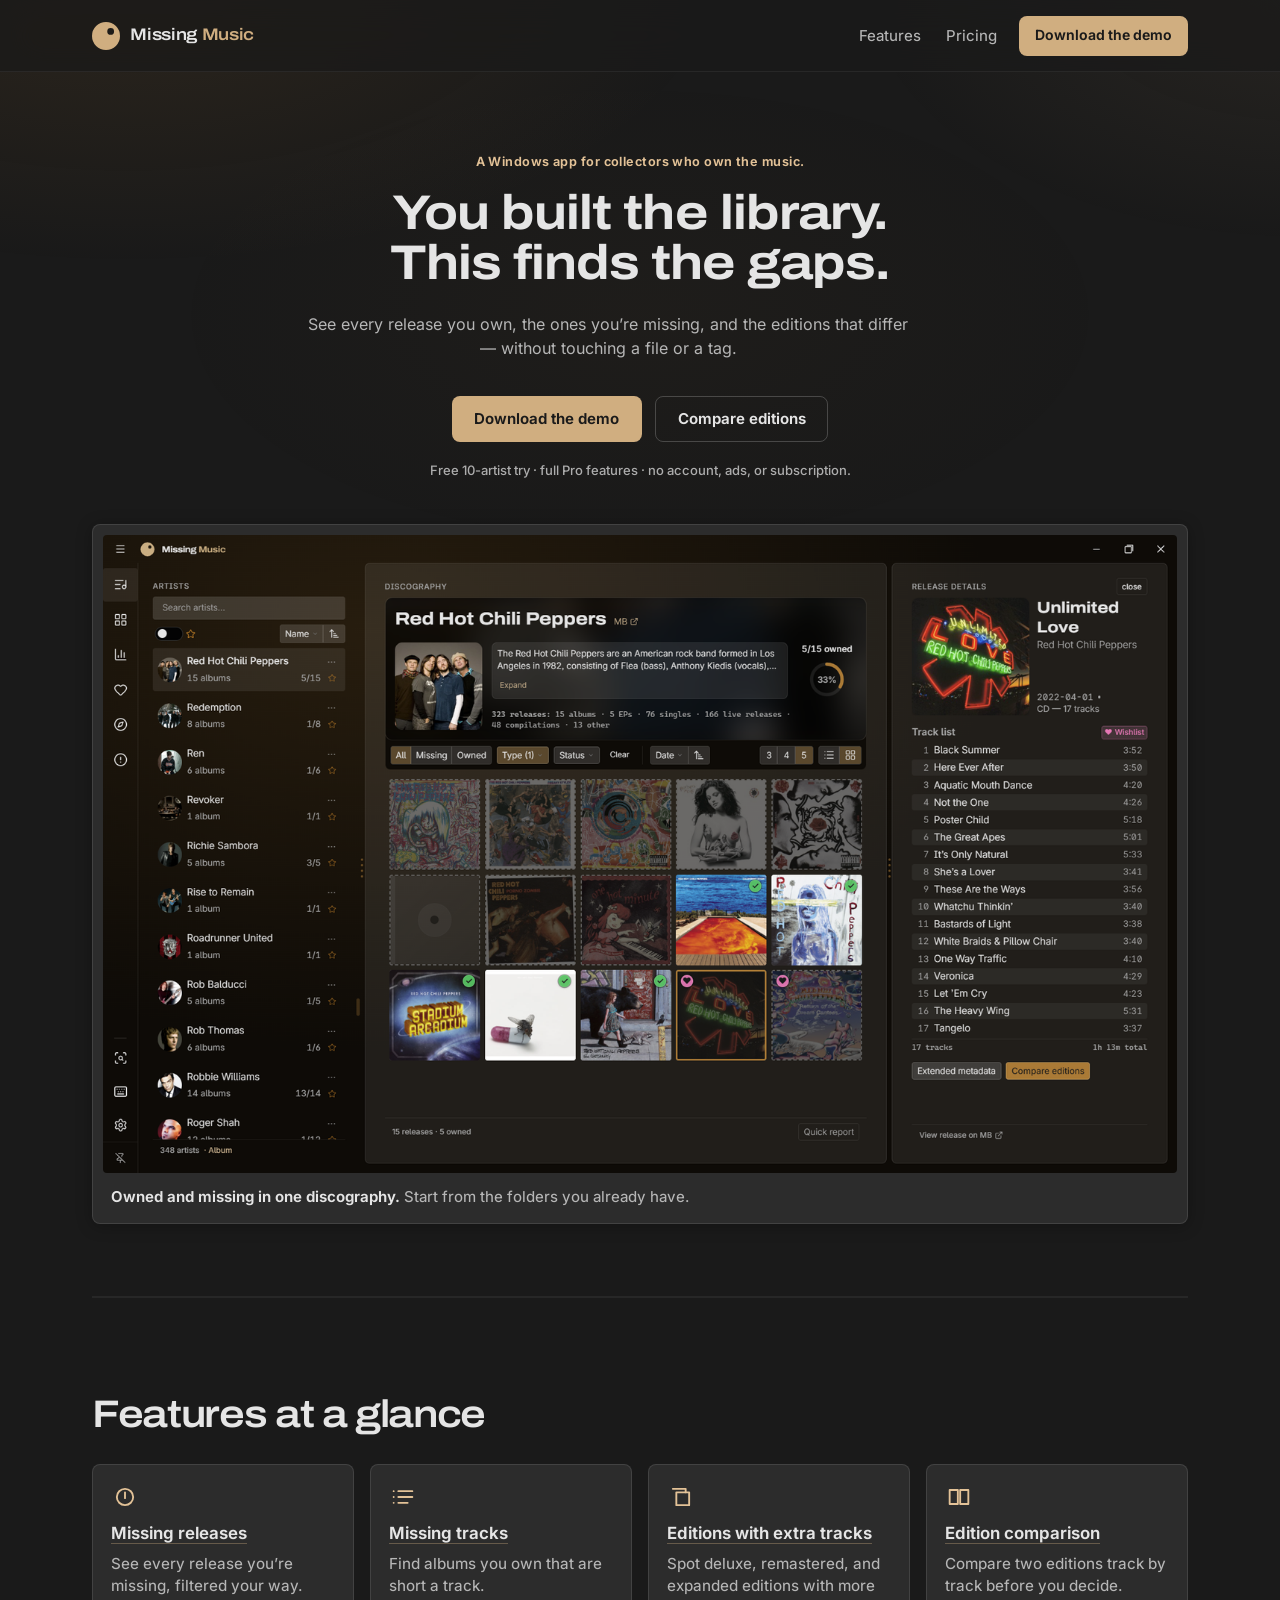
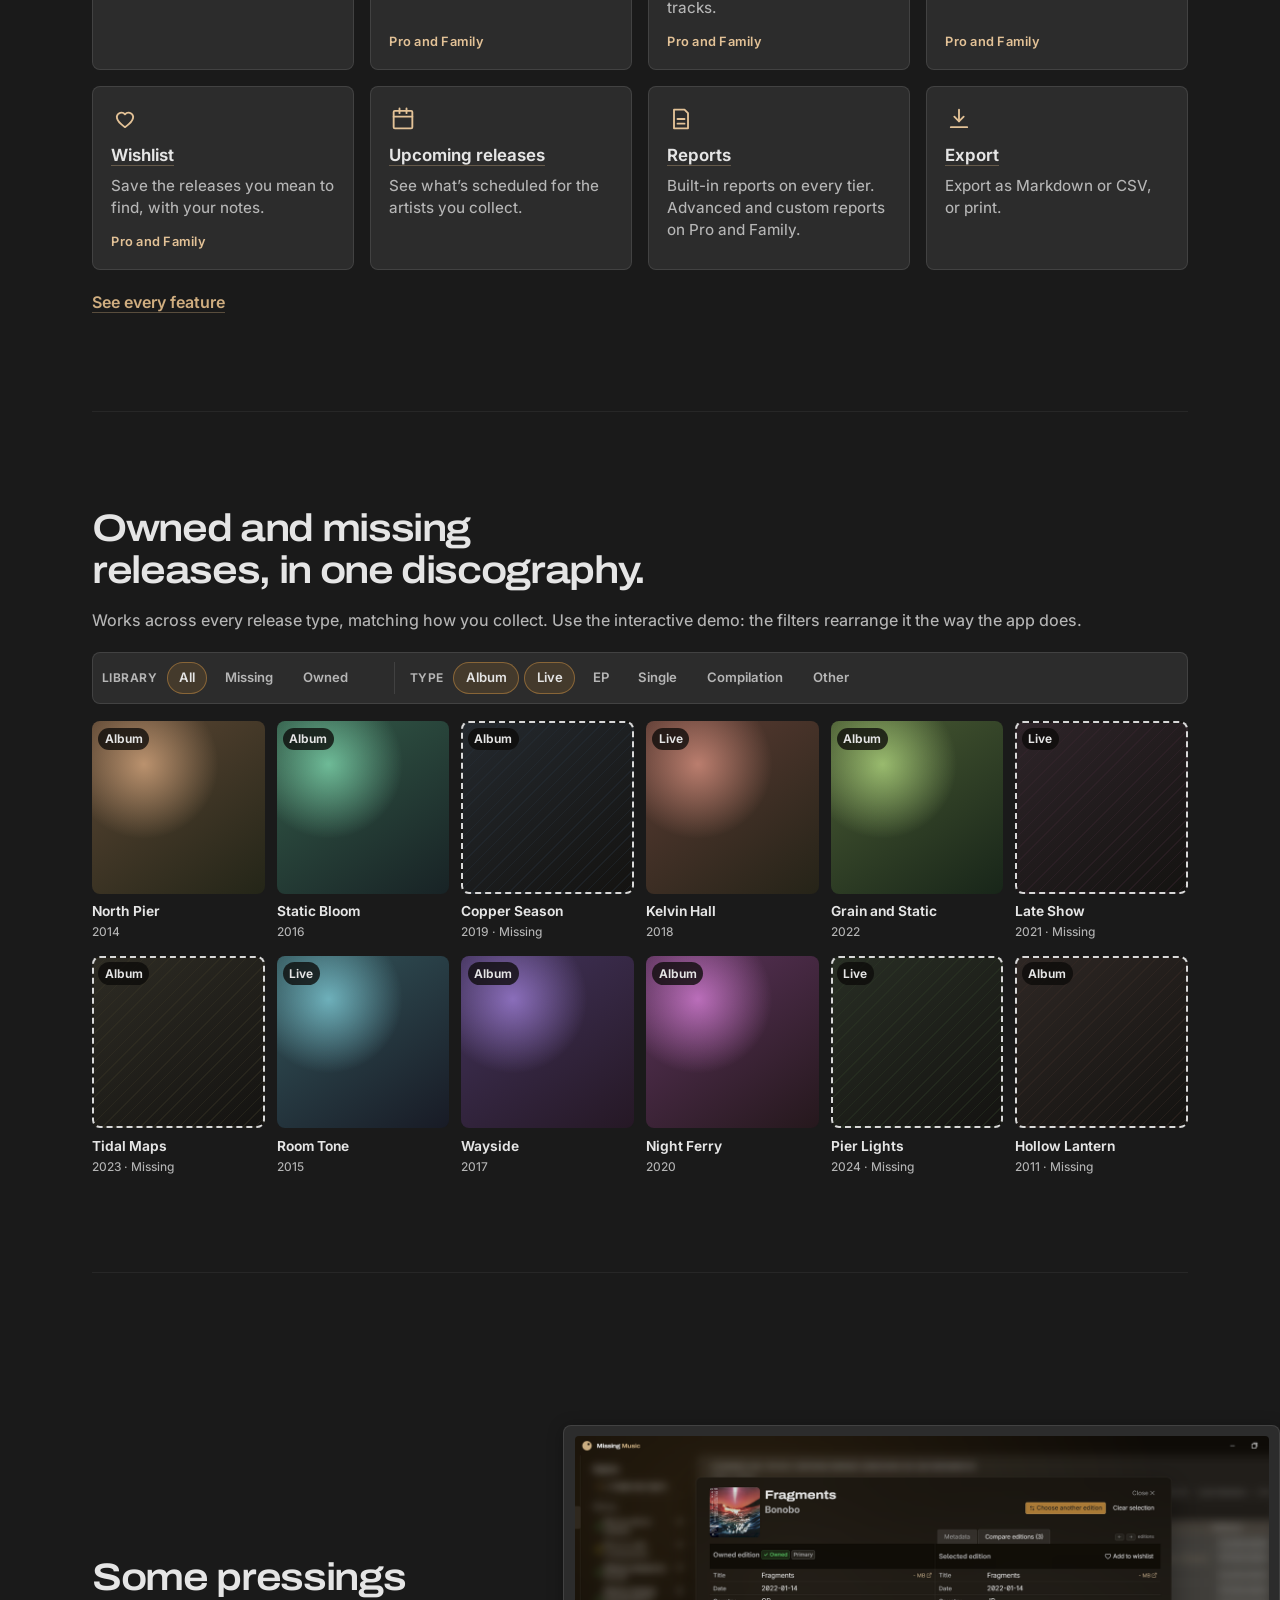
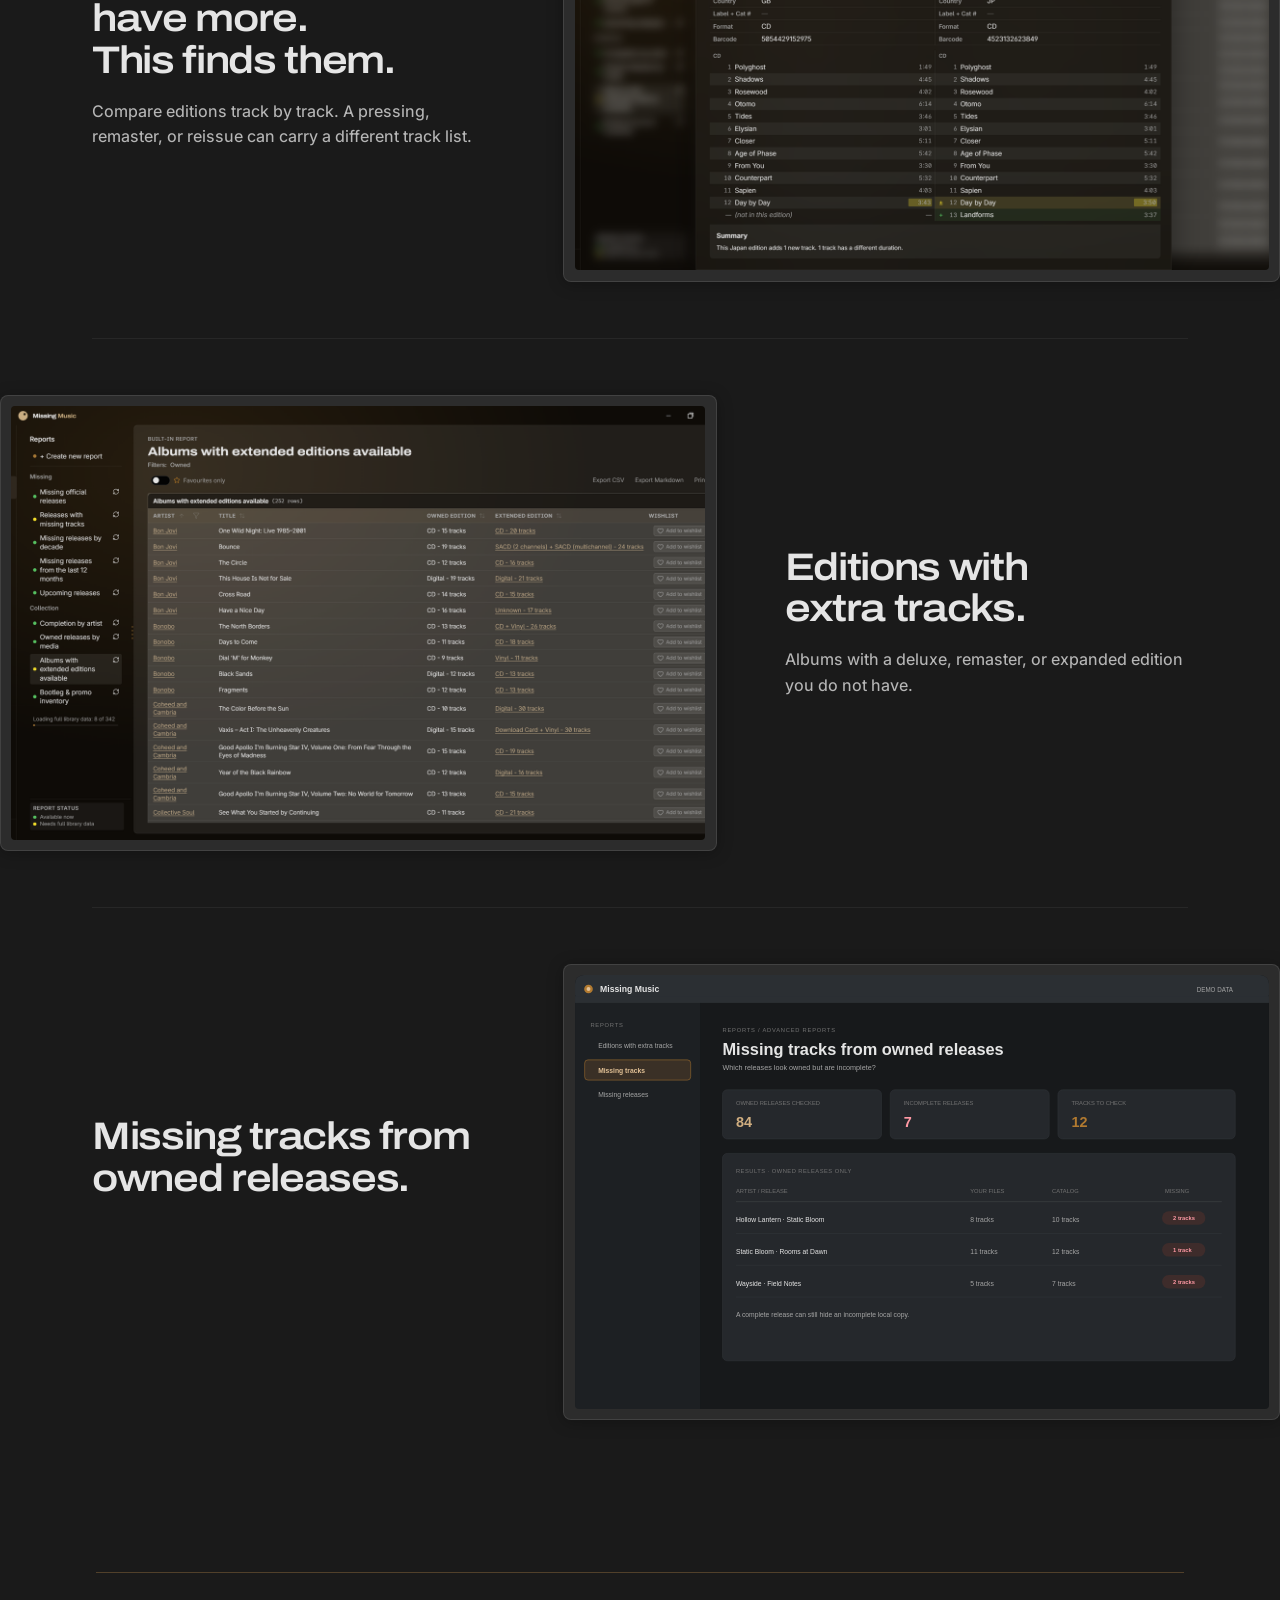
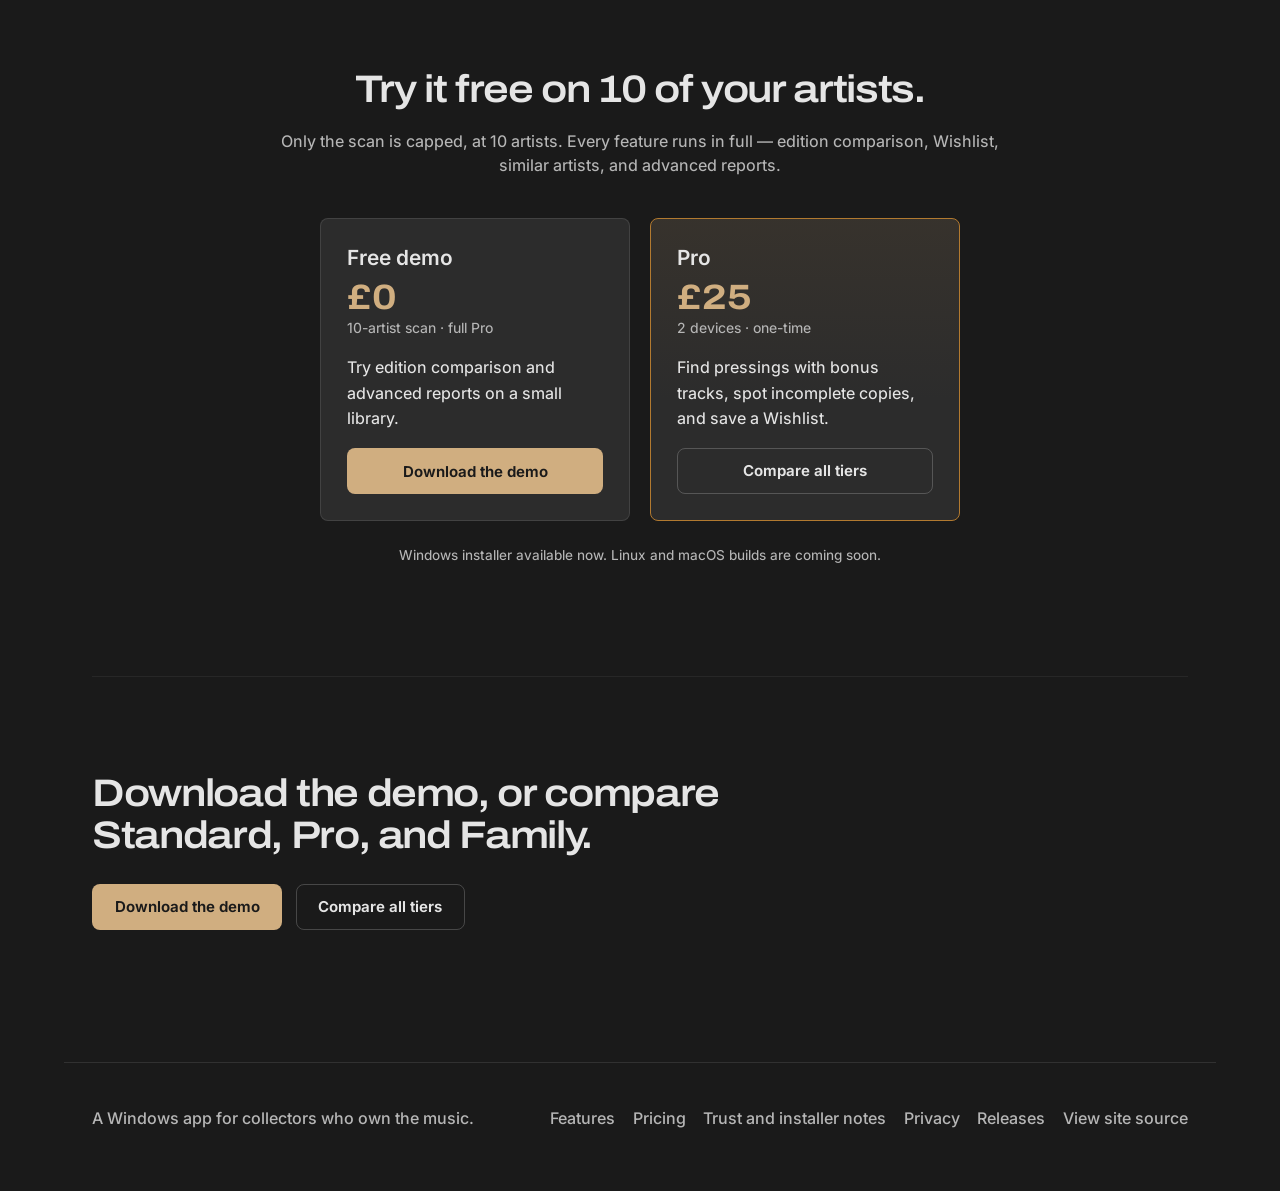
<file: index.html>
<!doctype html>
<html lang="en-GB">
<head>
  <meta charset="utf-8" />
  <meta name="viewport" content="width=device-width, initial-scale=1" />
  <meta name="description" content="You built the library. This finds the gaps. Full Pro features on 10 artists." />
  <meta name="theme-color" content="#1a1a1a" />
  <meta property="og:type" content="website" />
  <meta property="og:title" content="Missing Music: You built the library. This finds the gaps." />
  <meta property="og:description" content="You built the library. This finds the gaps. Full Pro features on 10 artists." />
  <meta property="og:url" content="https://lydenyardley.github.io/missingmusic/" />
  <meta property="og:image" content="https://lydenyardley.github.io/missingmusic/media/hero-library.png" />
  <link rel="canonical" href="https://lydenyardley.github.io/missingmusic/" />
  <link rel="icon" href="favicon.svg" type="image/svg+xml" />
  <link rel="icon" href="favicon-96x96.png" type="image/png" sizes="96x96" />
  <link rel="apple-touch-icon" href="apple-touch-icon.png" />
  <link rel="manifest" href="site.webmanifest" />
  <link rel="preload" href="fonts/archivo-latin-wdth-normal.woff2" as="font" type="font/woff2" crossorigin />
  <link rel="preload" href="fonts/inter-latin-wght-normal.woff2" as="font" type="font/woff2" crossorigin />
  <link rel="stylesheet" href="styles.css" />
  <script>document.documentElement.classList.add('js');</script>
  <script src="site.js" defer></script>
  <title>Missing Music: You built the library. This finds the gaps.</title>
</head>
<body data-page="home">
  <a class="skip" href="#main">Skip to content</a>

  <header class="site-header">
    <div class="site-header__inner">
      <a class="brand" href="./" aria-label="Missing Music home">
        <svg class="brand-mark" viewBox="0 0 354 354" fill="none" aria-hidden="true" width="28" height="28">
          <path fill="var(--color-brand, #b27a30)" d="M177 0a177 177 0 1 1 0 354 177 177 0 0 1 0-354m59 76a43 43 0 1 0 0 86 43 43 0 0 0 0-86"/>
        </svg>
        <span class="brand-word">Missing&nbsp;<span class="brand-wordmark__music">Music</span></span>
      </a>
      <button class="nav-toggle" type="button" aria-expanded="false" aria-controls="site-nav" data-nav-toggle>
        <span class="nav-toggle__bars" aria-hidden="true"></span>
        <span class="nav-toggle__label">Menu</span>
      </button>
      <nav class="site-nav" id="site-nav" aria-label="Primary">
        <a class="nav-link" href="features.html">Features</a>
        <a class="nav-link" href="pricing.html">Pricing</a>
        <a class="nav-cta" href="https://github.com/lydenyardley/missingmusic/releases/latest" data-release-cta><span data-release-cta-label>Download the demo</span></a>
      </nav>
    </div>
  </header>

  <main id="main" class="page-main">
    <section class="hero page-hero" data-section="hero" aria-labelledby="home-title">
      <div class="hero-copy">
        <p class="eyebrow reveal" style="--d:.05s">A Windows app for collectors who own the music.</p>
        <h1 id="home-title" class="reveal" style="--d:.15s">You built the library. This finds the gaps.</h1>
        <p class="lede reveal" style="--d:.25s">See every release you own, the ones you’re missing, and the editions that differ — without touching a file or a tag.</p>
        <div class="hero-cta-row reveal" style="--d:.3s">
          <a class="btn btn-primary" href="https://github.com/lydenyardley/missingmusic/releases/latest" data-release-cta>
            <span data-release-cta-label>Download the demo</span>
          </a>
          <a class="btn btn-ghost" href="features.html#edition-intelligence">Compare editions</a>
        </div>
        <p class="hero-cta-note reveal" style="--d:.35s">Free 10-artist try · full Pro features · no account, ads, or subscription.</p>
      </div>
      <figure class="hero-proof proof-frame reveal" style="--d:.2s">
        <img src="media/hero-library.png" width="1440" height="855" fetchpriority="high" decoding="async" alt="Missing Music Library view in dark mode showing an artist discography with owned and missing releases side by side." />
        <figcaption><strong>Owned and missing in one discography.</strong> Start from the folders you already have.</figcaption>
      </figure>
    </section>

    <section class="section feature-tiles" data-section="feature-bridge" aria-labelledby="does-title">
      <h2 id="does-title" class="observe">Features at a glance</h2>
      <ul class="feature-tiles__grid observe">
          <li class="feature-tile">
            <svg viewBox="0 0 24 24" aria-hidden="true"><circle cx="12" cy="12" r="7"/><path d="M12 8v5"/></svg>
            <h3><a href="features.html#missing-visibility">Missing releases</a></h3>
            <p>See every release you’re missing, filtered your way.</p>
          </li>
          <li class="feature-tile">
            <svg viewBox="0 0 24 24" aria-hidden="true"><path d="M8 7h12M8 12h12M8 17h8"/><path d="M4 7h.01M4 12h.01M4 17h.01"/></svg>
            <h3><a href="features.html#missing-tracks">Missing tracks</a></h3>
            <p>Find albums you own that are short a track.</p>
            <p class="feature-tile__tier">Pro and Family</p>
          </li>
          <li class="feature-tile">
            <svg viewBox="0 0 24 24" aria-hidden="true"><path d="M8 8h11v11H8z"/><path d="M5 5h11v3"/></svg>
            <h3><a href="features.html#editions-extra-tracks">Editions with extra tracks</a></h3>
            <p>Spot deluxe, remastered, and expanded editions with more tracks.</p>
            <p class="feature-tile__tier">Pro and Family</p>
          </li>
          <li class="feature-tile">
            <svg viewBox="0 0 24 24" aria-hidden="true"><path d="M4 6h7v12H4zM13 6h7v12h-7z"/></svg>
            <h3><a href="features.html#edition-intelligence">Edition comparison</a></h3>
            <p>Compare two editions track by track before you decide.</p>
            <p class="feature-tile__tier">Pro and Family</p>
          </li>
          <li class="feature-tile">
            <svg viewBox="0 0 24 24" aria-hidden="true"><path d="M12 19s-7-4.4-7-9a4 4 0 0 1 7-2 4 4 0 0 1 7 2c0 4.6-7 9-7 9z"/></svg>
            <h3><a href="features.html#wishlist">Wishlist</a></h3>
            <p>Save the releases you mean to find, with your notes.</p>
            <p class="feature-tile__tier">Pro and Family</p>
          </li>
          <li class="feature-tile">
            <svg viewBox="0 0 24 24" aria-hidden="true"><rect x="4" y="5" width="16" height="15" rx="1"/><path d="M4 10h16M9 3v4M15 3v4"/></svg>
            <h3><a href="features.html#upcoming-releases">Upcoming releases</a></h3>
            <p>See what’s scheduled for the artists you collect.</p>
          </li>
          <li class="feature-tile">
            <svg viewBox="0 0 24 24" aria-hidden="true"><path d="M6 4h9l3 3v13H6z"/><path d="M9 12h6M9 16h6"/></svg>
            <h3><a href="features.html#reports">Reports</a></h3>
            <p>Built-in reports on every tier. Advanced and custom reports on Pro and Family.</p>
          </li>
          <li class="feature-tile">
            <svg viewBox="0 0 24 24" aria-hidden="true"><path d="M12 4v10"/><path d="M8 10l4 4 4-4"/><path d="M5 19h14"/></svg>
            <h3><a href="features.html#export">Export</a></h3>
            <p>Export as Markdown or CSV, or print.</p>
          </li>
      </ul>
      <p class="feature-tiles__more observe"><a href="features.html#at-a-glance">See every feature</a></p>
    </section>

    <section class="section type-band" data-section="gap" aria-labelledby="gapwall-title">
      <h2 id="gapwall-title" class="observe">Owned and missing releases, in one discography.</h2>
      <p class="release-chips-intro observe">Works across every release type, matching how you collect. Use the interactive demo: the filters rearrange it the way the app does.</p>
      <div class="disc-demo observe" data-disc-demo>
        <div class="disc-demo__bar">
          <div class="disc-demo__own" role="group" aria-label="Ownership">
            <span class="disc-demo__kicker">Library</span>
            <button type="button" data-own="all" aria-pressed="true">All</button>
            <button type="button" data-own="missing" aria-pressed="false">Missing</button>
            <button type="button" data-own="owned" aria-pressed="false">Owned</button>
          </div>
          <div class="disc-demo__types" role="group" aria-label="Release types">
            <span class="disc-demo__kicker">Type</span>
            <button type="button" data-type="Album" aria-pressed="true">Album</button>
            <button type="button" data-type="Live" aria-pressed="true">Live</button>
            <button type="button" data-type="EP" aria-pressed="false">EP</button>
            <button type="button" data-type="Single" aria-pressed="false">Single</button>
            <button type="button" data-type="Compilation" aria-pressed="false">Compilation</button>
            <button type="button" data-type="Other" aria-pressed="false">Other</button>
          </div>
        </div>
        <ul class="disc-demo__grid">
          <li data-type="Album" data-own="owned"><span class="disc-art" style="--h:28"></span><span class="disc-banner">Album</span><span class="disc-title">North Pier</span><span class="disc-meta">2014</span></li>
          <li data-type="Album" data-own="owned"><span class="disc-art" style="--h:152"></span><span class="disc-banner">Album</span><span class="disc-title">Static Bloom</span><span class="disc-meta">2016</span></li>
          <li data-type="Album" data-own="missing"><span class="disc-art disc-art--gap" style="--h:210"></span><span class="disc-banner">Album</span><span class="disc-title">Copper Season</span><span class="disc-meta">2019 · Missing</span></li>
          <li data-type="Live" data-own="owned"><span class="disc-art" style="--h:12"></span><span class="disc-banner">Live</span><span class="disc-title">Kelvin Hall</span><span class="disc-meta">2018</span></li>
          <li data-type="Album" data-own="owned"><span class="disc-art" style="--h:86"></span><span class="disc-banner">Album</span><span class="disc-title">Grain and Static</span><span class="disc-meta">2022</span></li>
          <li data-type="Live" data-own="missing"><span class="disc-art disc-art--gap" style="--h:330"></span><span class="disc-banner">Live</span><span class="disc-title">Late Show</span><span class="disc-meta">2021 · Missing</span></li>
          <li data-type="Album" data-own="missing"><span class="disc-art disc-art--gap" style="--h:48"></span><span class="disc-banner">Album</span><span class="disc-title">Tidal Maps</span><span class="disc-meta">2023 · Missing</span></li>
          <li data-type="Live" data-own="owned"><span class="disc-art" style="--h:188"></span><span class="disc-banner">Live</span><span class="disc-title">Room Tone</span><span class="disc-meta">2015</span></li>
          <li data-type="Album" data-own="owned"><span class="disc-art" style="--h:262"></span><span class="disc-banner">Album</span><span class="disc-title">Wayside</span><span class="disc-meta">2017</span></li>
          <li data-type="Album" data-own="owned"><span class="disc-art" style="--h:300"></span><span class="disc-banner">Album</span><span class="disc-title">Night Ferry</span><span class="disc-meta">2020</span></li>
          <li data-type="Live" data-own="missing"><span class="disc-art disc-art--gap" style="--h:96"></span><span class="disc-banner">Live</span><span class="disc-title">Pier Lights</span><span class="disc-meta">2024 · Missing</span></li>
          <li data-type="Album" data-own="missing"><span class="disc-art disc-art--gap" style="--h:18"></span><span class="disc-banner">Album</span><span class="disc-title">Hollow Lantern</span><span class="disc-meta">2011 · Missing</span></li>
          <li hidden data-type="EP" data-own="owned"><span class="disc-art" style="--h:200"></span><span class="disc-banner">EP</span><span class="disc-title">Short Wave</span><span class="disc-meta">2019</span></li>
          <li hidden data-type="EP" data-own="missing"><span class="disc-art disc-art--gap" style="--h:140"></span><span class="disc-banner">EP</span><span class="disc-title">Two Coasts</span><span class="disc-meta">2020 · Missing</span></li>
          <li hidden data-type="Single" data-own="owned"><span class="disc-art" style="--h:40"></span><span class="disc-banner">Single</span><span class="disc-title">Paper City</span><span class="disc-meta">2021</span></li>
          <li hidden data-type="Single" data-own="missing"><span class="disc-art disc-art--gap" style="--h:250"></span><span class="disc-banner">Single</span><span class="disc-title">Last Tram</span><span class="disc-meta">2022 · Missing</span></li>
          <li hidden data-type="Compilation" data-own="owned"><span class="disc-art" style="--h:70"></span><span class="disc-banner">Compilation</span><span class="disc-title">Years in Between</span><span class="disc-meta">2013</span></li>
          <li hidden data-type="Other" data-own="missing"><span class="disc-art disc-art--gap" style="--h:310"></span><span class="disc-banner">Other</span><span class="disc-title">Night Desk</span><span class="disc-meta">2016 · Missing</span></li>
          <li hidden data-type="EP" data-own="owned"><span class="disc-art" style="--h:16"></span><span class="disc-banner">EP</span><span class="disc-title">Low Tide</span><span class="disc-meta">2018</span></li>
          <li hidden data-type="EP" data-own="missing"><span class="disc-art disc-art--gap" style="--h:64"></span><span class="disc-banner">EP</span><span class="disc-title">Glasshouse</span><span class="disc-meta">2021 · Missing</span></li>
          <li hidden data-type="EP" data-own="owned"><span class="disc-art" style="--h:118"></span><span class="disc-banner">EP</span><span class="disc-title">Four Corners</span><span class="disc-meta">2016</span></li>
          <li hidden data-type="EP" data-own="owned"><span class="disc-art" style="--h:176"></span><span class="disc-banner">EP</span><span class="disc-title">After Image</span><span class="disc-meta">2023</span></li>
          <li hidden data-type="Single" data-own="owned"><span class="disc-art" style="--h:22"></span><span class="disc-banner">Single</span><span class="disc-title">Red Thread</span><span class="disc-meta">2017</span></li>
          <li hidden data-type="Single" data-own="missing"><span class="disc-art disc-art--gap" style="--h:90"></span><span class="disc-banner">Single</span><span class="disc-title">Platform 4</span><span class="disc-meta">2019 · Missing</span></li>
          <li hidden data-type="Single" data-own="owned"><span class="disc-art" style="--h:230"></span><span class="disc-banner">Single</span><span class="disc-title">Salt Line</span><span class="disc-meta">2024</span></li>
          <li hidden data-type="Compilation" data-own="missing"><span class="disc-art disc-art--gap" style="--h:36"></span><span class="disc-banner">Compilation</span><span class="disc-title">Harbour Songs</span><span class="disc-meta">2012 · Missing</span></li>
          <li hidden data-type="Compilation" data-own="owned"><span class="disc-art" style="--h:160"></span><span class="disc-banner">Compilation</span><span class="disc-title">Early Rooms</span><span class="disc-meta">2009</span></li>
          <li hidden data-type="Compilation" data-own="owned"><span class="disc-art" style="--h:280"></span><span class="disc-banner">Compilation</span><span class="disc-title">B-sides</span><span class="disc-meta">2015</span></li>
          <li hidden data-type="Other" data-own="owned"><span class="disc-art" style="--h:54"></span><span class="disc-banner">Other</span><span class="disc-title">Studio 2</span><span class="disc-meta">2010</span></li>
          <li hidden data-type="Other" data-own="missing"><span class="disc-art disc-art--gap" style="--h:128"></span><span class="disc-banner">Other</span><span class="disc-title">Evening Slot</span><span class="disc-meta">2014 · Missing</span></li>
          <li hidden data-type="Other" data-own="owned"><span class="disc-art" style="--h:244"></span><span class="disc-banner">Other</span><span class="disc-title">Open Mic</span><span class="disc-meta">2018</span></li>
        </ul>
        <p class="disc-demo__empty" hidden>No release matches the selected Library and Type filters.</p>
      </div>
    </section>

    <section class="section report-feature" data-section="edition-intelligence" aria-labelledby="edition-title">
      <figure class="shot-pair shot-pair--end" data-slide="end">
        <figcaption>
          <h2 id="edition-title" class="observe">Some pressings have more. This finds them.</h2>
          <p class="observe">Compare editions track by track. A pressing, remaster, or reissue can carry a different track list.</p>
        </figcaption>
        <div class="shot-pair__frame proof-frame">
          <img src="media/edition-comparison.png" width="1440" height="900" decoding="async" alt="Missing Music edition comparison in dark mode: owned GB CD of Bonobo Fragments beside a Japan edition that adds one track and shows one duration difference." />
        </div>
      </figure>
      <figure class="shot-pair shot-pair--start" data-slide="start">
        <div class="shot-pair__frame proof-frame">
          <img src="media/report-extended-editions.png" width="1440" height="900" decoding="async" alt="Missing Music report Albums with extended editions available, listing owned editions beside catalog editions with more tracks." />
        </div>
        <figcaption>
          <h2 class="observe">Editions with extra tracks.</h2>
          <p class="observe">Albums with a deluxe, remaster, or expanded edition you do not have.</p>
        </figcaption>
      </figure>
      <figure class="shot-pair shot-pair--end" data-slide="end">
        <figcaption>
          <h2 class="observe">Missing tracks from owned releases.</h2>
          <p class="observe">Digital files can get lost or corrupted over time. Now you know.</p>
        </figcaption>
        <div class="shot-pair__frame proof-frame">
          <img src="media/report-missing-tracks.svg" width="1440" height="900" decoding="async" alt="Example report of owned albums whose local track count is lower than the catalog." />
        </div>
      </figure>
    </section>

    <section class="section pricing" data-section="pricing-preview" aria-labelledby="pricing-preview-title">
      <h2 id="pricing-preview-title" class="observe">Try it free on 10 of your artists.</h2>
      <p class="section-lede observe">Only the scan is capped, at 10 artists. Every feature runs in full — edition comparison, Wishlist, similar artists, and advanced reports.</p>
      <div class="plan-grid plan-grid--duo observe">
        <article class="plan-card" data-tier="free">
          <h3>Free demo</h3>
          <span class="plan-card__price">£0</span>
          <span class="plan-card__cap">10-artist scan · full Pro</span>
          <p class="plan-card__use">Try edition comparison and advanced reports on a small library.</p>
          <a class="btn btn-primary" href="https://github.com/lydenyardley/missingmusic/releases/latest" data-release-cta><span data-release-cta-label>Download the demo</span></a>
        </article>
        <article class="plan-card plan-card--pro" data-tier="pro">
          <h3>Pro</h3>
          <span class="plan-card__price">£25</span>
          <span class="plan-card__cap">2 devices · one-time</span>
          <p class="plan-card__use">Find pressings with bonus tracks, spot incomplete copies, and save a Wishlist.</p>
          <a class="btn btn-ghost" href="pricing.html#matrix">Compare all tiers</a>
        </article>
      </div>
      <p class="platform-note observe">Windows installer available now. Linux and macOS builds are coming soon.</p>
    </section>

    <section class="section final-cta" data-section="final-cta" aria-labelledby="home-next-title">
      <h2 id="home-next-title">Download the demo, or compare Standard, Pro, and Family.</h2>
      <div class="cta-row">
        <a class="btn btn-primary" href="https://github.com/lydenyardley/missingmusic/releases/latest" data-release-cta><span data-release-cta-label>Download the demo</span></a>
        <a class="btn btn-ghost" href="pricing.html">Compare all tiers</a>
      </div>
    </section>
  </main>

  <footer class="site-footer page-footer">
    <div class="site-footer__meta">
      <p>A Windows app for collectors who own the music.</p>
      <p class="site-footer__release" data-release-note></p>
    </div>
    <nav aria-label="Footer">
      <a href="features.html">Features</a>
      <a href="pricing.html">Pricing</a>
      <a href="features.html#trust">Trust and installer notes</a>
      <a href="privacy.html">Privacy</a>
      <a href="https://github.com/lydenyardley/missingmusic/releases">Releases</a>
      <a href="https://github.com/lydenyardley/missingmusic">View site source</a>
    </nav>
  </footer>
</body>
</html>
</file>
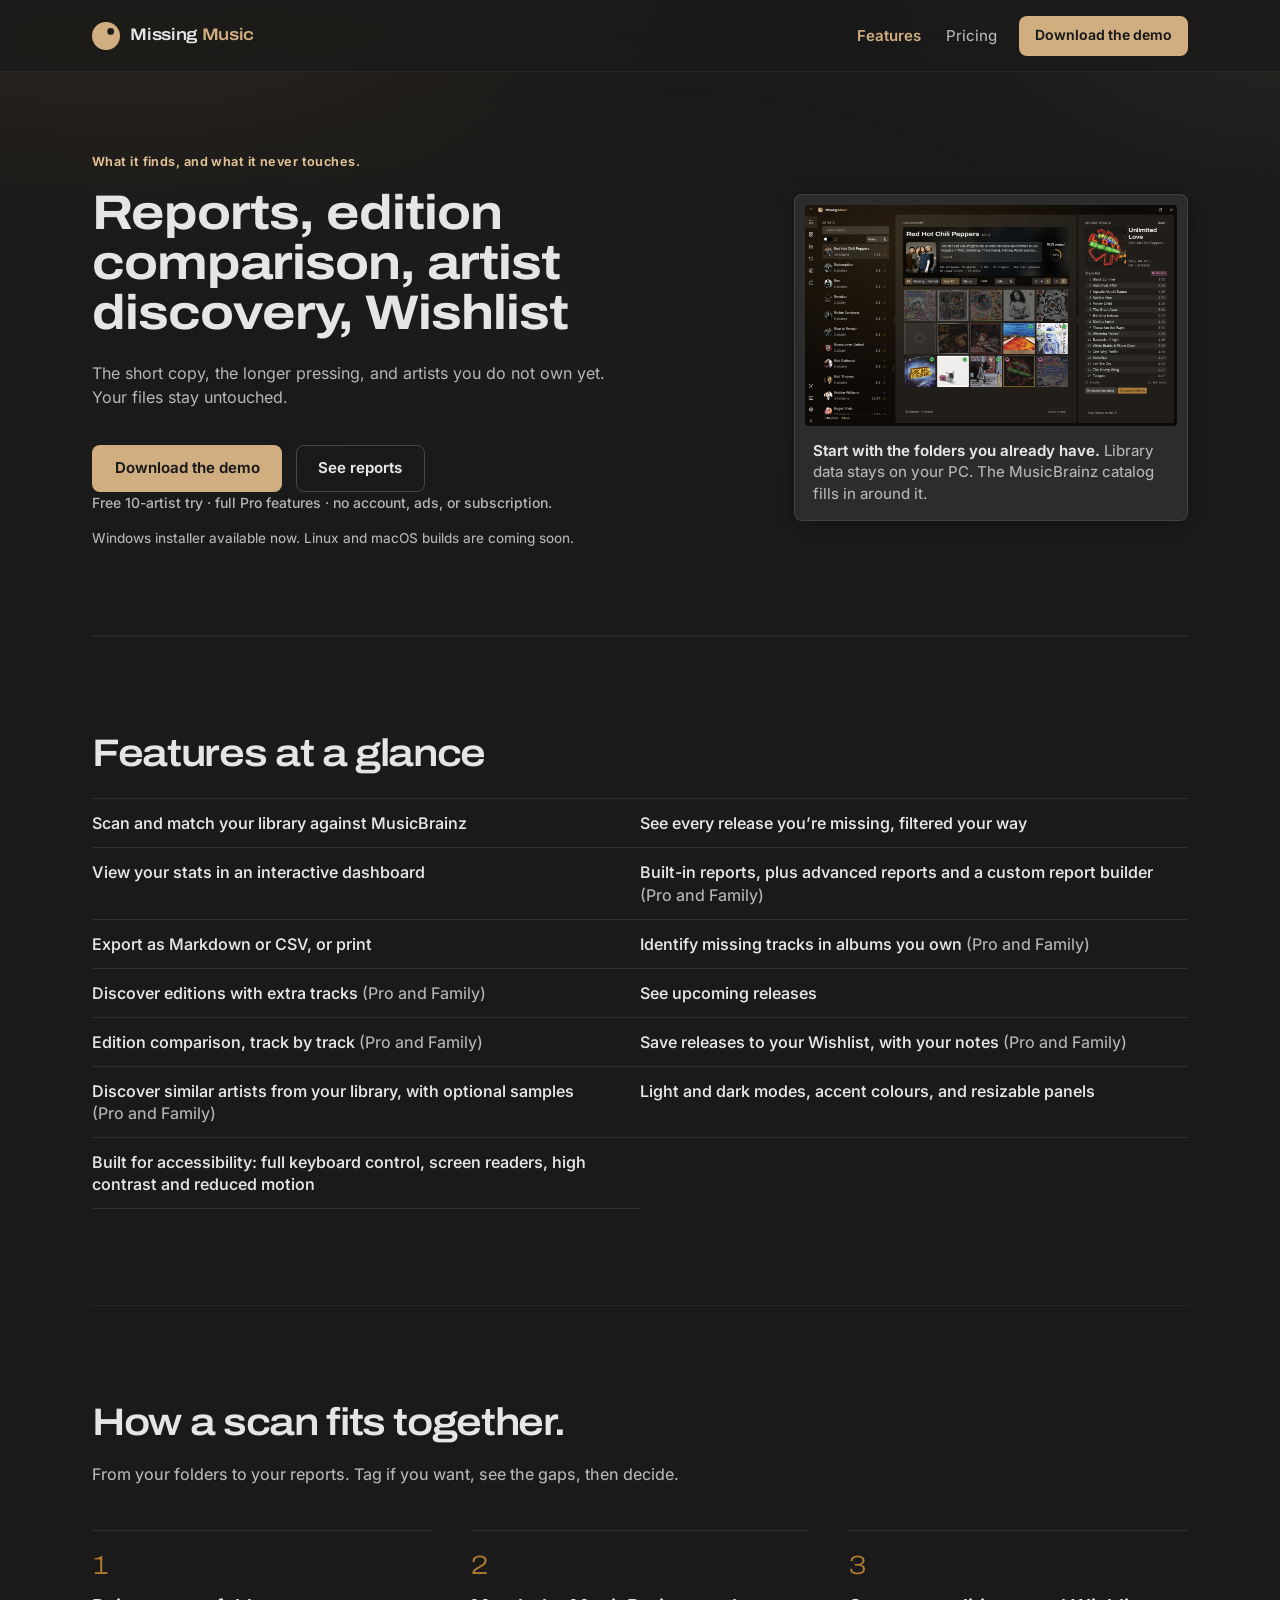
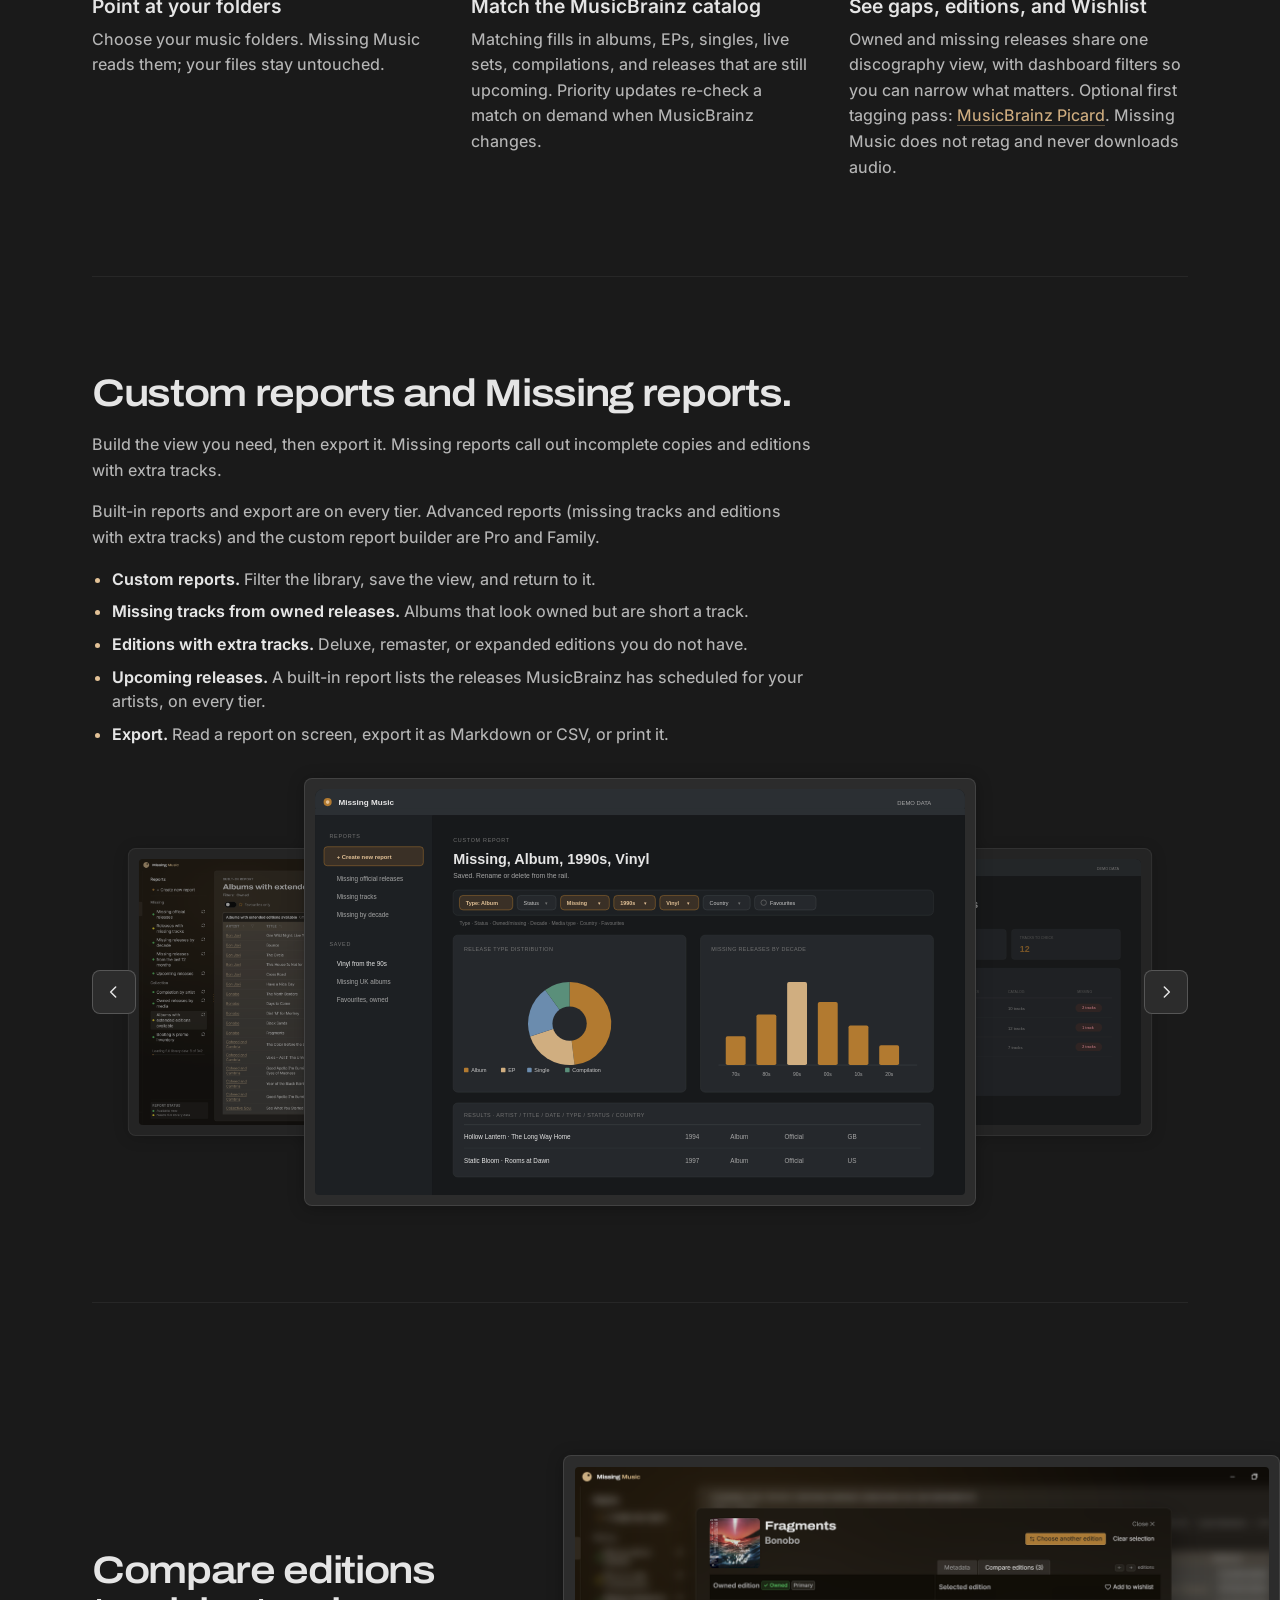
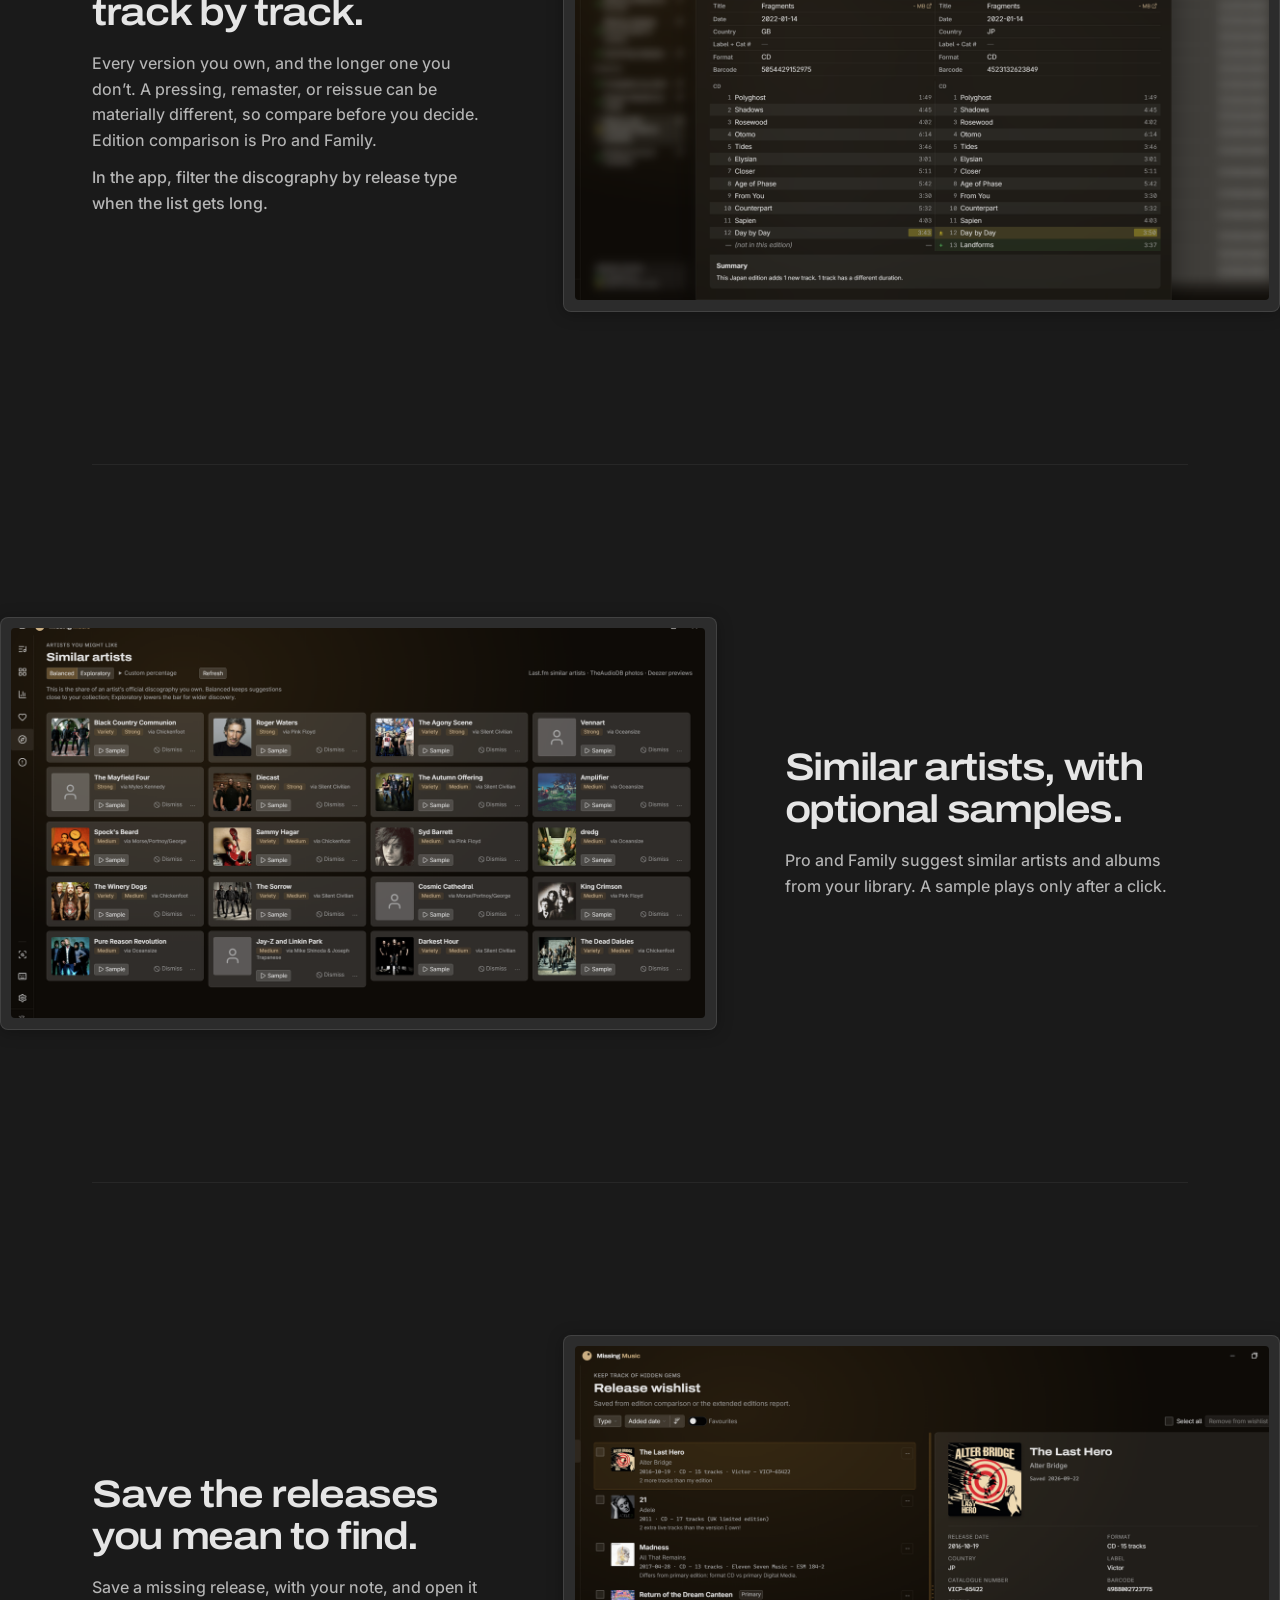
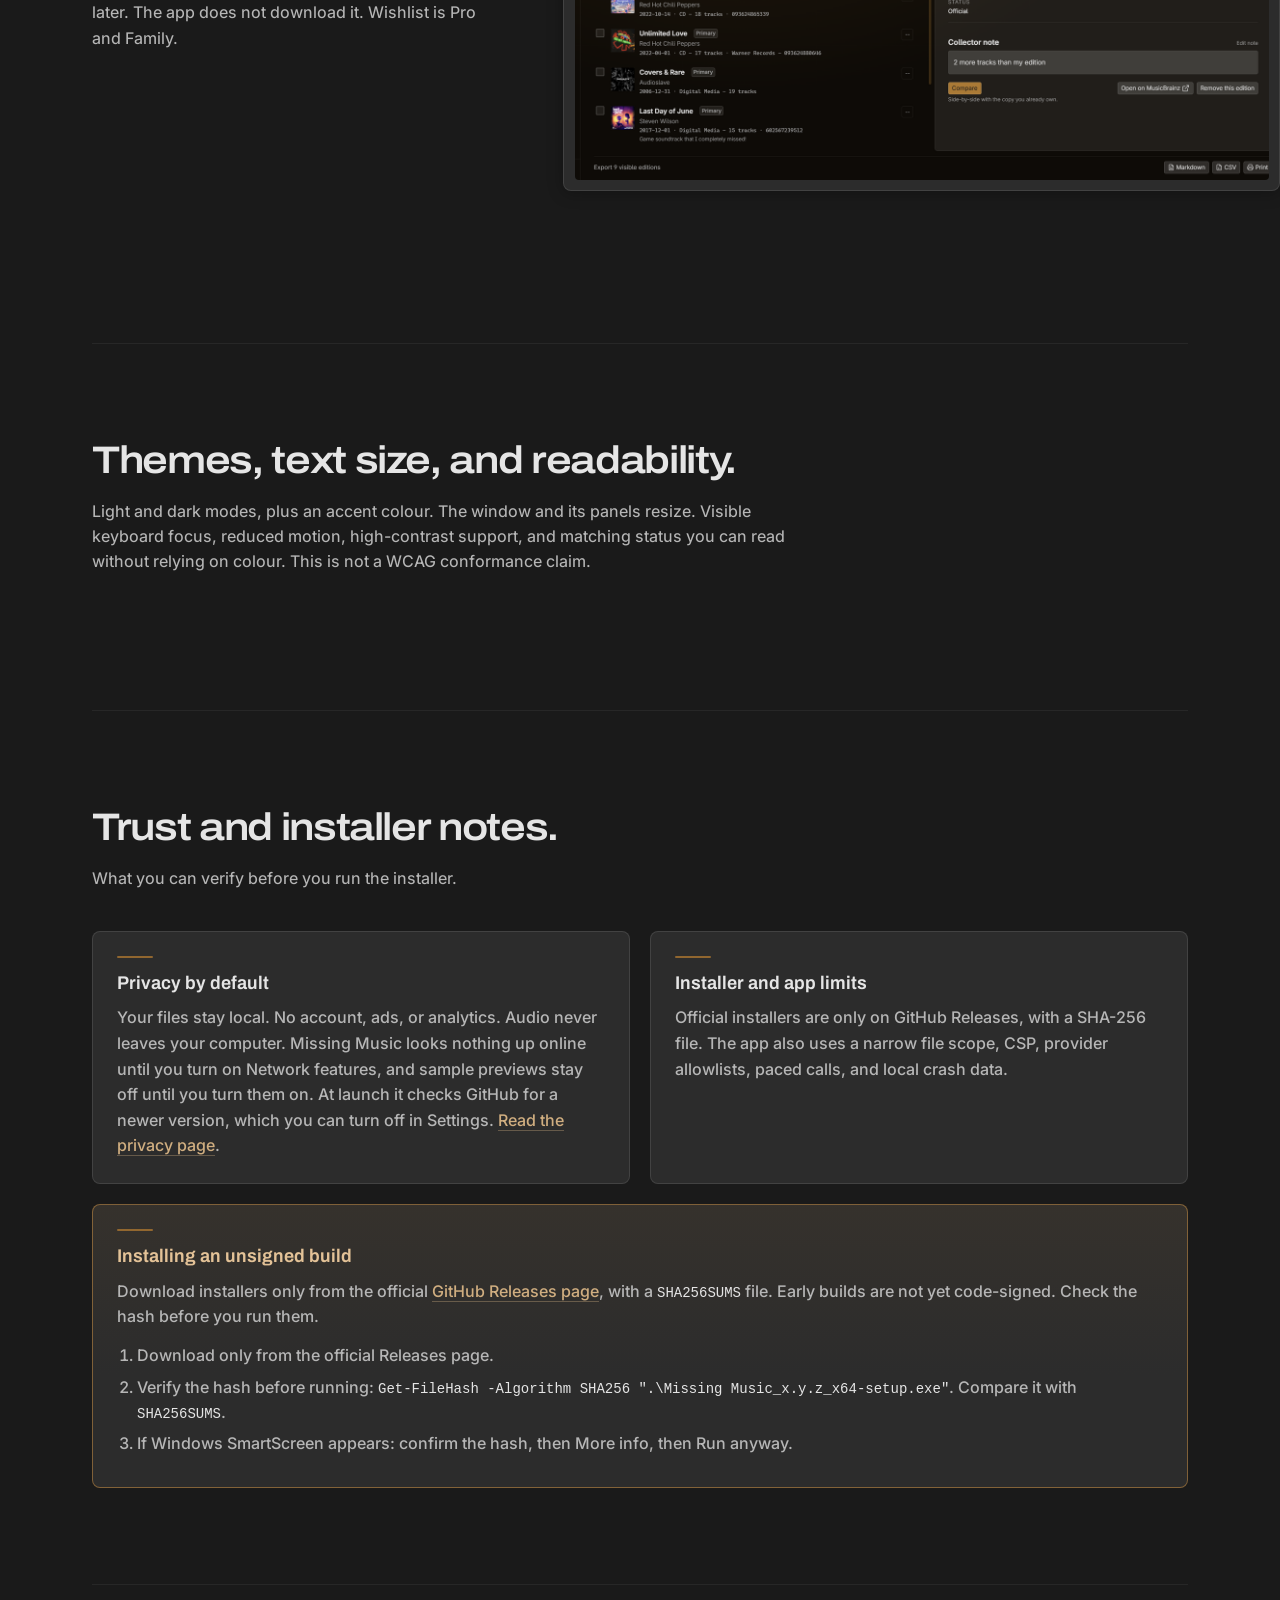
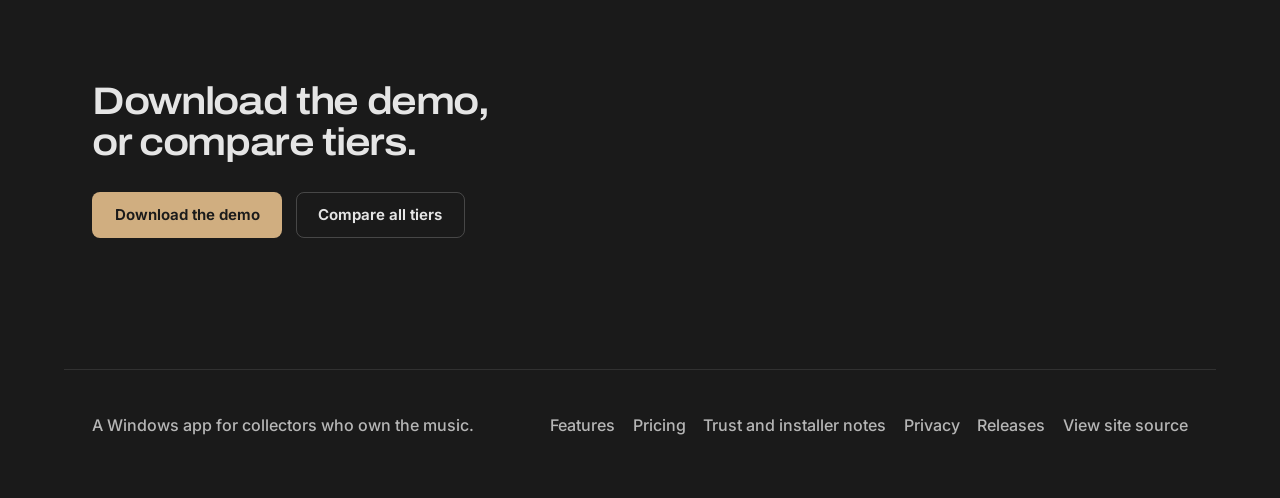
<file: features.html>
<!doctype html>
<html lang="en-GB">
<head>
  <meta charset="utf-8" />
  <meta name="viewport" content="width=device-width, initial-scale=1" />
  <meta name="description" content="Reports, edition comparison, artist discovery, and Wishlist. The short copy, the longer pressing, and artists you do not own yet. Your files stay untouched. Full Pro features on 10 artists." />
  <meta name="theme-color" content="#1a1a1a" />
  <meta property="og:type" content="website" />
  <meta property="og:title" content="Missing Music features: Reports, edition comparison, artist discovery, Wishlist" />
  <meta property="og:description" content="The short copy, the longer pressing, and artists you do not own yet. Your files stay untouched." />
  <meta property="og:url" content="https://lydenyardley.github.io/missingmusic/features.html" />
  <meta property="og:image" content="https://lydenyardley.github.io/missingmusic/media/hero-library.png" />
  <link rel="canonical" href="https://lydenyardley.github.io/missingmusic/features.html" />
  <link rel="icon" href="favicon.svg" type="image/svg+xml" />
  <link rel="icon" href="favicon-96x96.png" type="image/png" sizes="96x96" />
  <link rel="apple-touch-icon" href="apple-touch-icon.png" />
  <link rel="manifest" href="site.webmanifest" />
  <link rel="preload" href="fonts/archivo-latin-wdth-normal.woff2" as="font" type="font/woff2" crossorigin />
  <link rel="preload" href="fonts/inter-latin-wght-normal.woff2" as="font" type="font/woff2" crossorigin />
  <link rel="stylesheet" href="styles.css" />
  <script>document.documentElement.classList.add('js');</script>
  <script src="site.js" defer></script>
  <title>Missing Music features: Reports, edition comparison, artist discovery, Wishlist</title>
</head>
<body data-page="features">
  <a class="skip" href="#main">Skip to content</a>

  <header class="site-header">
    <div class="site-header__inner">
      <a class="brand" href="./" aria-label="Missing Music home">
        <svg class="brand-mark" viewBox="0 0 354 354" fill="none" aria-hidden="true" width="28" height="28">
          <path fill="var(--color-brand, #b27a30)" d="M177 0a177 177 0 1 1 0 354 177 177 0 0 1 0-354m59 76a43 43 0 1 0 0 86 43 43 0 0 0 0-86"/>
        </svg>
        <span class="brand-word">Missing&nbsp;<span class="brand-wordmark__music">Music</span></span>
      </a>
      <button class="nav-toggle" type="button" aria-expanded="false" aria-controls="site-nav" data-nav-toggle>
        <span class="nav-toggle__bars" aria-hidden="true"></span>
        <span class="nav-toggle__label">Menu</span>
      </button>
      <nav class="site-nav" id="site-nav" aria-label="Primary">
        <a class="nav-link" href="features.html" aria-current="page">Features</a>
        <a class="nav-link" href="pricing.html">Pricing</a>
        <a class="nav-cta" href="https://github.com/lydenyardley/missingmusic/releases/latest" data-release-cta><span data-release-cta-label>Download the demo</span></a>
      </nav>
    </div>
  </header>

  <main id="main" class="page-main">
    <section class="page-hero page-hero--split" data-section="hero" aria-labelledby="features-title">
      <div class="page-hero__copy">
        <p class="eyebrow">What it finds, and what it never touches.</p>
        <h1 id="features-title">Reports, edition comparison, artist discovery, Wishlist</h1>
        <p class="lede">The short copy, the longer pressing, and artists you do not own yet. Your files stay untouched.</p>
        <div class="page-hero__actions">
          <a class="btn btn-primary" href="https://github.com/lydenyardley/missingmusic/releases/latest" data-release-cta><span data-release-cta-label>Download the demo</span></a>
          <a class="btn btn-ghost" href="#reports">See reports</a>
        </div>
        <p class="fine">Free 10-artist try · full Pro features · no account, ads, or subscription.</p>
        <p class="platform-note">Windows installer available now. Linux and macOS builds are coming soon.</p>
      </div>
      <figure class="proof-frame page-hero__proof">
        <img src="media/hero-library.png" width="1440" height="855" fetchpriority="high" decoding="async" alt="Missing Music Library view in dark mode showing a matched artist discography with owned and missing releases." />
        <figcaption><strong>Start with the folders you already have.</strong> Library data stays on your PC. The MusicBrainz catalog fills in around it.</figcaption>
      </figure>
    </section>

    <section class="section feature-glance" id="at-a-glance" data-section="at-a-glance" aria-labelledby="glance-title">
      <h2 id="glance-title">Features at a glance</h2>
      <ul class="feature-glance__list">
        <li><a href="#scan-and-match">Scan and match your library against MusicBrainz</a></li>
        <li><a href="#missing-visibility">See every release you’re missing, filtered your way</a></li>
        <li><a href="#missing-visibility">View your stats in an interactive dashboard</a></li>
        <li><a href="#reports">Built-in reports, plus advanced reports and a custom report builder <span class="feature-tier">(Pro and Family)</span></a></li>
        <li><a href="#export">Export as Markdown or CSV, or print</a></li>
        <li><a href="#missing-tracks">Identify missing tracks in albums you own <span class="feature-tier">(Pro and Family)</span></a></li>
        <li><a href="#editions-extra-tracks">Discover editions with extra tracks <span class="feature-tier">(Pro and Family)</span></a></li>
        <li><a href="#upcoming-releases">See upcoming releases</a></li>
        <li><a href="#edition-intelligence">Edition comparison, track by track <span class="feature-tier">(Pro and Family)</span></a></li>
        <li><a href="#wishlist">Save releases to your Wishlist, with your notes <span class="feature-tier">(Pro and Family)</span></a></li>
        <li><a href="#samples">Discover similar artists from your library, with optional samples <span class="feature-tier">(Pro and Family)</span></a></li>
        <li><a href="#desktop">Light and dark modes, accent colours, and resizable panels</a></li>
        <li><a href="#desktop">Built for accessibility: full keyboard control, screen readers, high contrast and reduced motion</a></li>
      </ul>
    </section>

    <section class="section" id="scan-and-match" data-section="collector-workflow" aria-labelledby="workflow-title">
      <h2 id="workflow-title">How a scan fits together.</h2>
      <p class="section-lede">From your folders to your reports. Tag if you want, see the gaps, then decide.</p>
      <ol class="neighbour-steps">
        <li class="neighbour-step">
          <span class="step-num" aria-hidden="true">1</span>
          <h3>Point at your folders</h3>
          <p>Choose your music folders. Missing Music reads them; your files stay untouched.</p>
        </li>
        <li class="neighbour-step" id="priority-updates">
          <span class="step-num" aria-hidden="true">2</span>
          <h3>Match the MusicBrainz catalog</h3>
          <p>Matching fills in albums, EPs, singles, live sets, compilations, and releases that are still upcoming. Priority updates re-check a match on demand when MusicBrainz changes.</p>
        </li>
        <li class="neighbour-step" id="missing-visibility">
          <span class="step-num" aria-hidden="true">3</span>
          <h3>See gaps, editions, and Wishlist</h3>
          <p>Owned and missing releases share one discography view, with dashboard filters so you can narrow what matters. Optional first tagging pass: <a href="https://picard.musicbrainz.org/">MusicBrainz Picard</a>. Missing Music does not retag and never downloads audio.</p>
        </li>
      </ol>
    </section>

    <section class="section report-feature" id="reports" data-section="reports" aria-labelledby="reports-title">
      <div class="report-feature__intro">
        <h2 id="reports-title">Custom reports and Missing reports.</h2>
        <p>Build the view you need, then export it. Missing reports call out incomplete copies and editions with extra tracks.</p>
        <p>Built-in reports and export are on every tier. Advanced reports (missing tracks and editions with extra tracks) and the custom report builder are Pro and Family.</p>
        <ul class="report-list">
          <li id="custom-reports"><strong>Custom reports.</strong> Filter the library, save the view, and return to it.</li>
          <li id="missing-tracks"><strong>Missing tracks from owned releases.</strong> Albums that look owned but are short a track.</li>
          <li id="editions-extra-tracks"><strong>Editions with extra tracks.</strong> Deluxe, remaster, or expanded editions you do not have.</li>
          <li id="upcoming-releases"><strong>Upcoming releases.</strong> A built-in report lists the releases MusicBrainz has scheduled for your artists, on every tier.</li>
          <li id="export"><strong>Export.</strong> Read a report on screen, export it as Markdown or CSV, or print it.</li>
        </ul>
      </div>
      <div class="report-strip" data-report-stage>
        <figure class="proof-frame">
          <img src="media/report-custom.svg" width="1440" height="900" decoding="async" alt="Example custom report builder with filters for owned and missing releases saved as a report." />
          <figcaption><strong>Custom reports.</strong> Filters saved as a report.</figcaption>
        </figure>
        <figure class="proof-frame">
          <img src="media/report-missing-tracks.svg" width="1440" height="900" decoding="async" alt="Example report of owned albums whose local track count is lower than the catalog." />
          <figcaption><strong>Missing tracks.</strong> Owned albums short a track.</figcaption>
        </figure>
        <figure class="proof-frame">
          <img src="media/report-extended-editions.png" width="1440" height="900" decoding="async" alt="Missing Music report Albums with extended editions available, listing an owned edition beside a longer catalog edition. From the owner’s library." />
          <figcaption><strong>Editions with extra tracks.</strong> An owned edition beside a longer catalog edition.</figcaption>
        </figure>
      </div>
    </section>

    <section class="section report-feature" id="edition-intelligence" data-section="edition-intelligence" aria-labelledby="edition-feature-title">
      <figure class="shot-pair shot-pair--end" data-slide="end">
        <figcaption>
          <h2 id="edition-feature-title">Compare editions track by track.</h2>
          <p>Every version you own, and the longer one you don’t. A pressing, remaster, or reissue can be materially different, so compare before you decide. Edition comparison is Pro and Family.</p>
          <p class="fine">In the app, filter the discography by release type when the list gets long.</p>
        </figcaption>
        <div class="shot-pair__frame proof-frame">
          <img src="media/edition-comparison.png" width="1440" height="900" decoding="async" alt="Missing Music edition comparison in dark mode: owned GB CD of Bonobo Fragments beside a Japan edition that adds one track and shows one duration difference." />
        </div>
      </figure>
    </section>

    <section class="section" id="samples" data-section="samples" aria-labelledby="samples-title">
      <figure class="shot-pair shot-pair--start" data-slide="start">
        <div class="shot-pair__frame proof-frame">
          <img src="media/recommendations.png" width="1440" height="810" decoding="async" alt="Missing Music Similar artists view in dark mode showing similar artists and albums not yet owned, with optional sample controls." />
        </div>
        <figcaption>
          <h2 id="samples-title">Similar artists, with optional samples.</h2>
          <p>Pro and Family suggest similar artists and albums from your library. A sample plays only after a click.</p>
        </figcaption>
      </figure>
    </section>

    <section class="section" id="wishlist" data-section="wishlist" aria-labelledby="wishlist-title">
      <figure class="shot-pair shot-pair--end" data-slide="end">
        <figcaption>
          <h2 id="wishlist-title">Save the releases you mean to find.</h2>
          <p>Save a missing release, with your note, and open it later. The app does not download it. Wishlist is Pro and Family.</p>
        </figcaption>
        <div class="shot-pair__frame proof-frame">
          <img src="media/wishlist-desk.png" width="1440" height="900" decoding="async" alt="Missing Music release wishlist in dark mode. A saved Japan CD of Alter Bridge The Last Hero, a release you do not own, is open in the detail pane." />
        </div>
      </figure>
    </section>

    <section class="section desktop-band" id="desktop" data-section="desktop" aria-labelledby="desktop-title">
      <h2 id="desktop-title">Themes, text size, and readability.</h2>
      <p class="section-lede">Light and dark modes, plus an accent colour. The window and its panels resize. Visible keyboard focus, reduced motion, high-contrast support, and matching status you can read without relying on colour. This is not a WCAG conformance claim.</p>
    </section>

    <section class="section" id="trust" data-section="trust" aria-labelledby="trust-title">
      <h2 id="trust-title">Trust and installer notes.</h2>
      <p class="section-lede">What you can verify before you run the installer.</p>
      <div class="trust-cards">
        <article class="trust-card"><h3>Privacy by default</h3><p>Your files stay local. No account, ads, or analytics. Audio never leaves your computer. Missing Music looks nothing up online until you turn on Network features, and sample previews stay off until you turn them on. At launch it checks GitHub for a newer version, which you can turn off in Settings. <a href="privacy.html">Read the privacy page</a>.</p></article>
        <article class="trust-card"><h3>Installer and app limits</h3><p>Official installers are only on GitHub Releases, with a SHA-256 file. The app also uses a narrow file scope, CSP, provider allowlists, paced calls, and local crash data.</p></article>
      </div>
      <div class="trust-card install-note">
        <h3>Installing an unsigned build</h3>
        <p>Download installers only from the official <a href="https://github.com/lydenyardley/missingmusic/releases">GitHub Releases page</a>, with a <code>SHA256SUMS</code> file. Early builds are not yet code-signed. Check the hash before you run them.</p>
        <ol>
          <li>Download only from the official Releases page.</li>
          <li>Verify the hash before running: <code>Get-FileHash -Algorithm SHA256 ".\Missing Music_x.y.z_x64-setup.exe"</code>. Compare it with <code>SHA256SUMS</code>.</li>
          <li>If Windows SmartScreen appears: confirm the hash, then More info, then Run anyway.</li>
        </ol>
      </div>
    </section>

    <section class="section final-cta" data-section="final-cta" aria-labelledby="features-next-title">
      <h2 id="features-next-title">Download the demo, or compare tiers.</h2>
      <div class="cta-row">
        <a class="btn btn-primary" href="https://github.com/lydenyardley/missingmusic/releases/latest" data-release-cta><span data-release-cta-label>Download the demo</span></a>
        <a class="btn btn-ghost" href="pricing.html">Compare all tiers</a>
      </div>
    </section>
  </main>

  <footer class="site-footer page-footer">
    <div class="site-footer__meta">
      <p>A Windows app for collectors who own the music.</p>
      <p class="site-footer__release" data-release-note></p>
    </div>
    <nav aria-label="Footer">
      <a href="features.html">Features</a>
      <a href="pricing.html">Pricing</a>
      <a href="features.html#trust">Trust and installer notes</a>
      <a href="privacy.html">Privacy</a>
      <a href="https://github.com/lydenyardley/missingmusic/releases">Releases</a>
      <a href="https://github.com/lydenyardley/missingmusic">View site source</a>
    </nav>
  </footer>
</body>
</html>
</file>
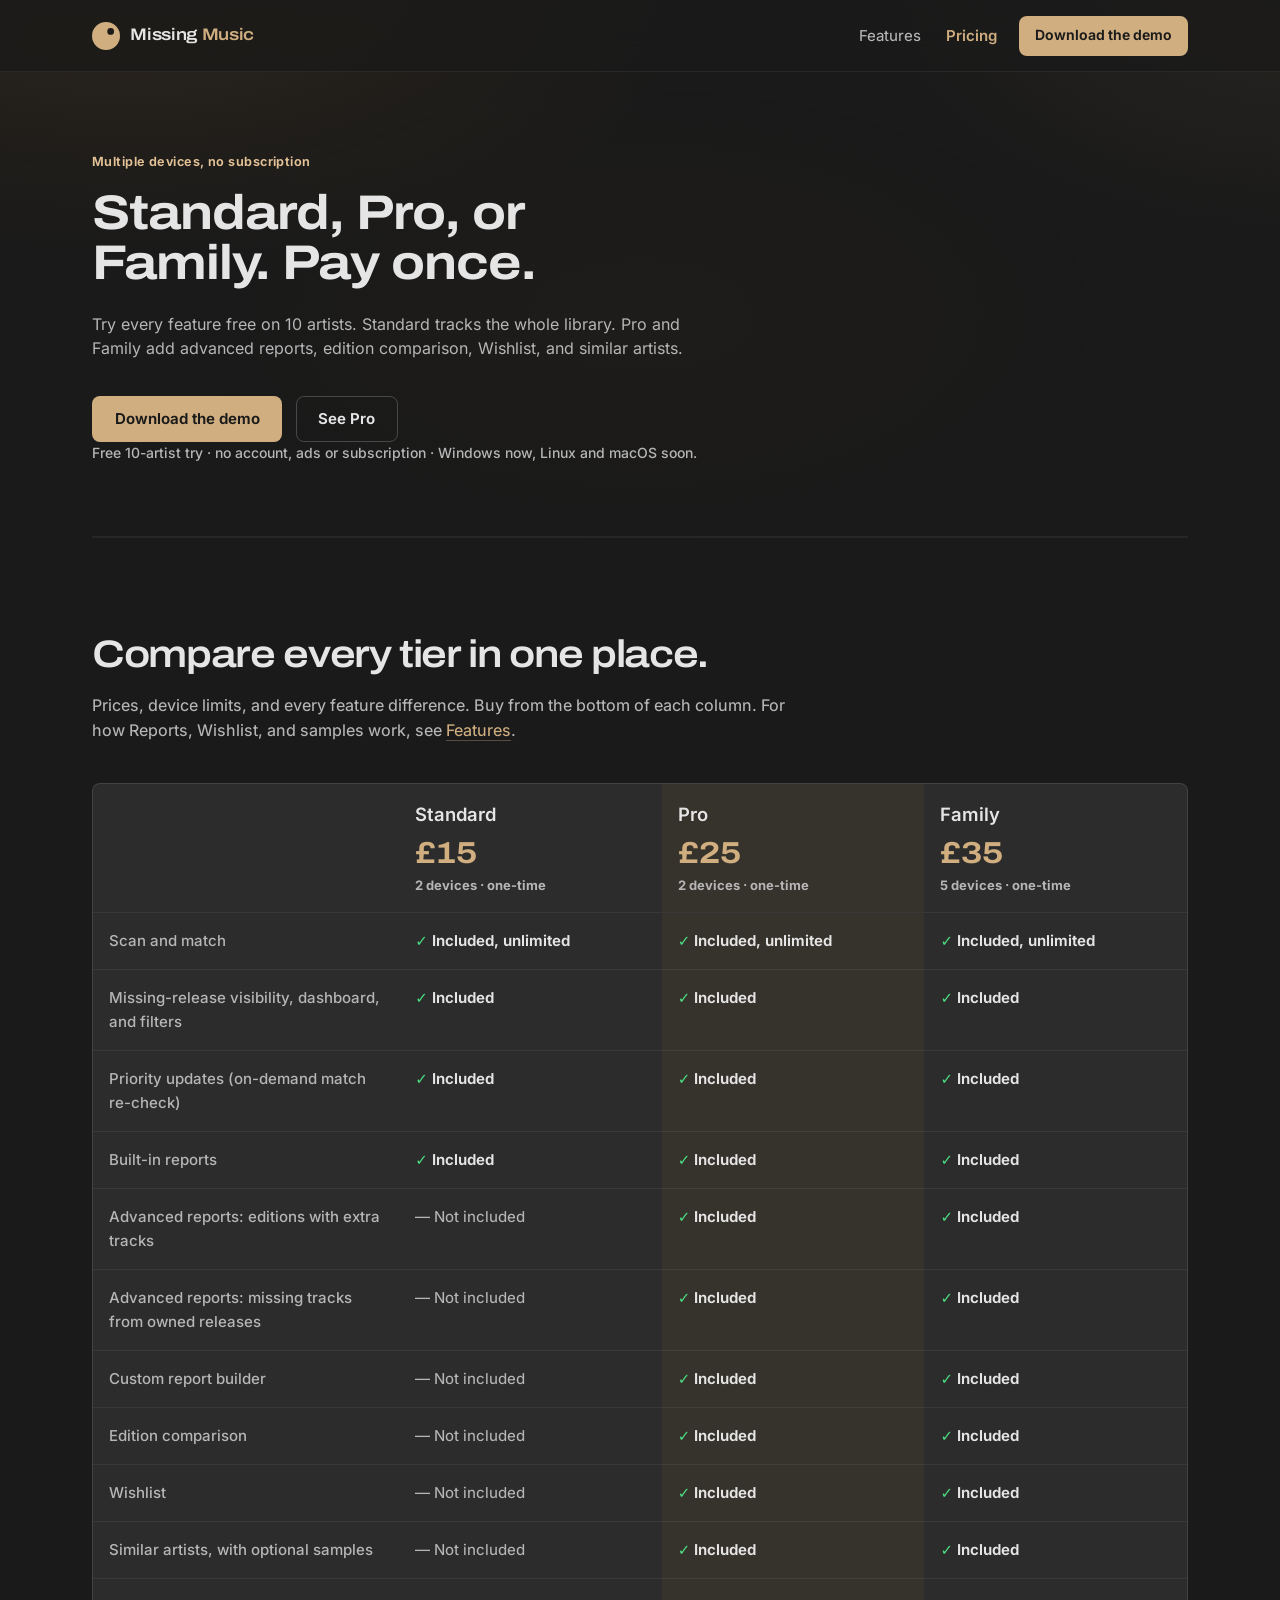
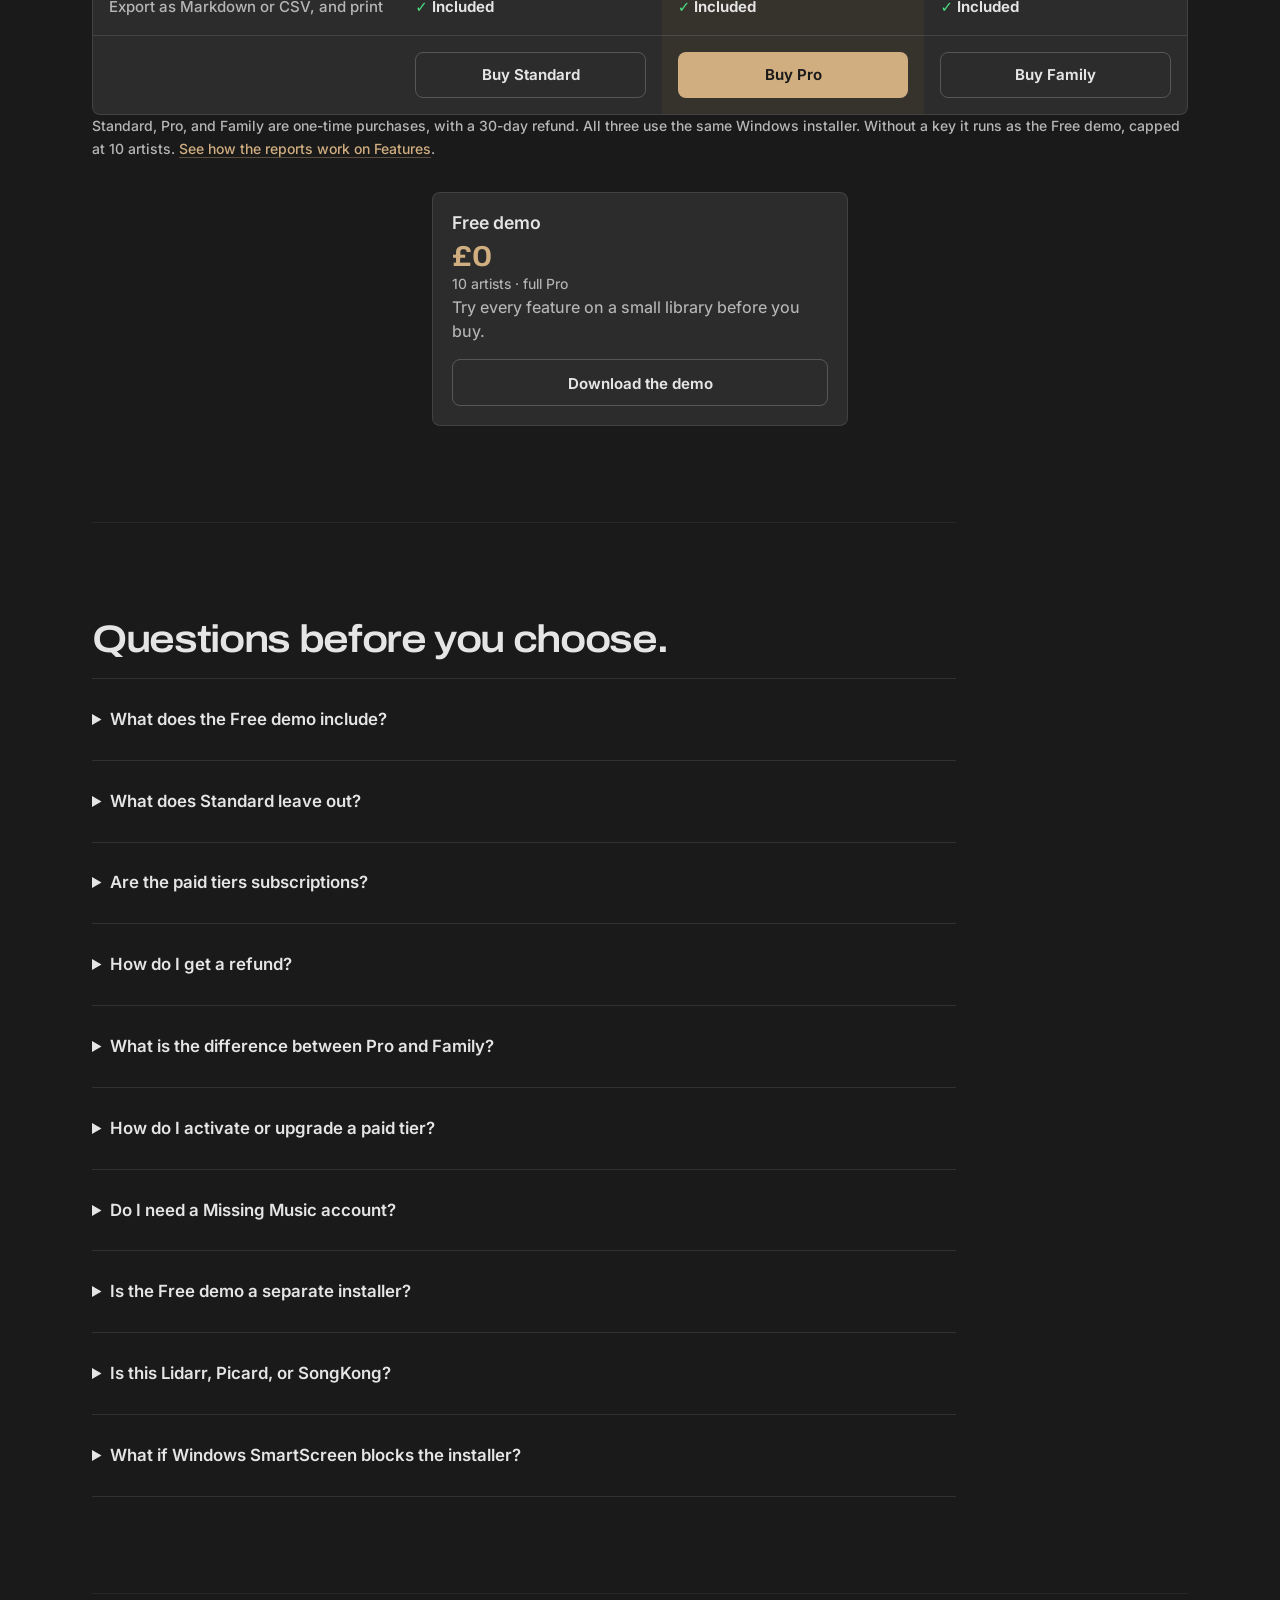
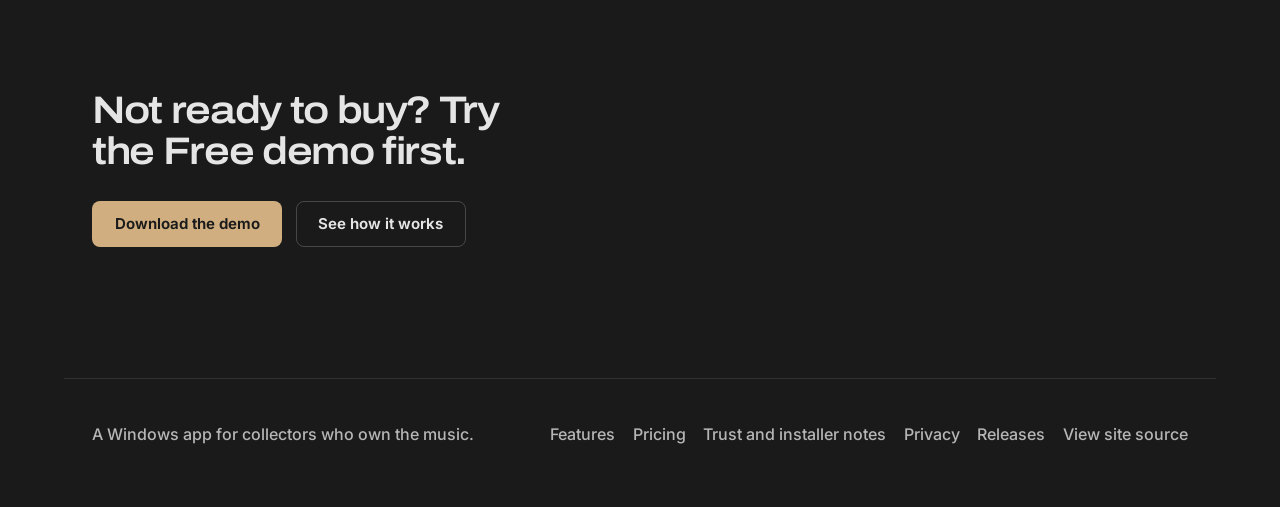
<file: pricing.html>
<!doctype html>
<html lang="en-GB">
<head>
  <meta charset="utf-8" />
  <meta name="viewport" content="width=device-width, initial-scale=1" />
  <meta name="description" content="Try every feature free on 10 artists. Standard tracks the whole library. Pro and Family add advanced reports, edition comparison, Wishlist, and similar artists. 30-day refund." />
  <meta name="theme-color" content="#1a1a1a" />
  <meta property="og:type" content="website" />
  <meta property="og:title" content="Missing Music pricing: Standard, Pro, or Family. Pay once." />
  <meta property="og:description" content="Try every feature free on 10 artists. Standard tracks the whole library. Pro and Family add advanced reports, edition comparison, Wishlist, and similar artists." />
  <meta property="og:url" content="https://lydenyardley.github.io/missingmusic/pricing.html" />
  <meta property="og:image" content="https://lydenyardley.github.io/missingmusic/media/hero-library.png" />
  <link rel="canonical" href="https://lydenyardley.github.io/missingmusic/pricing.html" />
  <link rel="icon" href="favicon.svg" type="image/svg+xml" />
  <link rel="icon" href="favicon-96x96.png" type="image/png" sizes="96x96" />
  <link rel="apple-touch-icon" href="apple-touch-icon.png" />
  <link rel="manifest" href="site.webmanifest" />
  <link rel="preload" href="fonts/archivo-latin-wdth-normal.woff2" as="font" type="font/woff2" crossorigin />
  <link rel="preload" href="fonts/inter-latin-wght-normal.woff2" as="font" type="font/woff2" crossorigin />
  <link rel="stylesheet" href="styles.css" />
  <script>document.documentElement.classList.add('js');</script>
  <script src="site.js" defer></script>
  <title>Missing Music pricing: Standard, Pro, or Family. Pay once.</title>
</head>
<body data-page="pricing">
  <a class="skip" href="#main">Skip to content</a>

  <header class="site-header">
    <div class="site-header__inner">
      <a class="brand" href="./" aria-label="Missing Music home">
        <svg class="brand-mark" viewBox="0 0 354 354" fill="none" aria-hidden="true" width="28" height="28">
          <path fill="var(--color-brand, #b27a30)" d="M177 0a177 177 0 1 1 0 354 177 177 0 0 1 0-354m59 76a43 43 0 1 0 0 86 43 43 0 0 0 0-86"/>
        </svg>
        <span class="brand-word">Missing&nbsp;<span class="brand-wordmark__music">Music</span></span>
      </a>
      <button class="nav-toggle" type="button" aria-expanded="false" aria-controls="site-nav" data-nav-toggle>
        <span class="nav-toggle__bars" aria-hidden="true"></span>
        <span class="nav-toggle__label">Menu</span>
      </button>
      <nav class="site-nav" id="site-nav" aria-label="Primary">
        <a class="nav-link" href="features.html">Features</a>
        <a class="nav-link" href="pricing.html" aria-current="page">Pricing</a>
        <a class="nav-cta" href="https://github.com/lydenyardley/missingmusic/releases/latest" data-release-cta><span data-release-cta-label>Download the demo</span></a>
      </nav>
    </div>
  </header>

  <main id="main" class="page-main">
    <section class="page-hero" data-section="hero" aria-labelledby="pricing-title">
      <p class="eyebrow">Multiple devices, no subscription</p>
      <h1 id="pricing-title">Standard, Pro, or Family. Pay once.</h1>
      <p class="lede">Try every feature free on 10 artists. Standard tracks the whole library. Pro and Family add advanced reports, edition comparison, Wishlist, and similar artists.</p>
      <div class="page-hero__actions">
        <a class="btn btn-primary" href="https://github.com/lydenyardley/missingmusic/releases/latest" data-release-cta><span data-release-cta-label>Download the demo</span></a>
        <a class="btn btn-ghost" href="#pro">See Pro</a>
      </div>
      <p class="fine">Free 10-artist try · no account, ads or subscription · Windows now, Linux and macOS soon.</p>
    </section>

    <section class="section" id="tiers" data-section="tiers" aria-labelledby="tiers-title">
      <h2 id="tiers-title">Compare every tier in one place.</h2>
      <p class="section-lede">Prices, device limits, and every feature difference. Buy from the bottom of each column. For how Reports, Wishlist, and samples work, see <a href="features.html">Features</a>.</p>
      <div class="matrix-tier-switch" role="group" aria-label="Show a tier">
        <button type="button" class="matrix-tier-switch__btn" data-matrix-tier="standard" aria-pressed="true">Standard</button>
        <button type="button" class="matrix-tier-switch__btn" data-matrix-tier="pro" aria-pressed="false">Pro</button>
        <button type="button" class="matrix-tier-switch__btn" data-matrix-tier="family" aria-pressed="false">Family</button>
      </div>
      <p id="matrix-scroll-note" class="matrix-scroll-note">Swipe to see Pro and Family — the feature column stays visible.</p>
      <div class="plan-matrix-wrap" id="matrix" tabindex="0" role="region" aria-describedby="matrix-scroll-note" aria-label="Full Missing Music tier comparison, scroll horizontally">
        <table class="plan-matrix">
          <caption class="sr-only">Missing Music Standard, Pro, and Family paid tiers: price, device limit, features, and checkout. Every feature links to its details on Features.</caption>
          <thead>
            <tr>
              <th scope="col"><span class="sr-only">Feature</span></th>
              <th scope="col" id="standard" class="plan-head" data-tier="standard">
                <span class="plan-head__name">Standard</span>
                <span class="plan-head__price">£15</span>
                <span class="plan-head__cap">2 devices · one-time</span>
              </th>
              <th scope="col" id="pro" class="plan-head plan-head--pro" data-tier="pro">
                <span class="plan-head__name">Pro</span>
                <span class="plan-head__price">£25</span>
                <span class="plan-head__cap">2 devices · one-time</span>
              </th>
              <th scope="col" id="family" class="plan-head" data-tier="family">
                <span class="plan-head__name">Family</span>
                <span class="plan-head__price">£35</span>
                <span class="plan-head__cap">5 devices · one-time</span>
              </th>
            </tr>
          </thead>
          <tbody>
            <tr><th scope="row"><a class="matrix-feature-link" href="features.html#scan-and-match">Scan and match</a></th><td data-tier="standard" data-feature="scan" class="matrix-included">Included, unlimited</td><td data-tier="pro" data-feature="scan" class="matrix-included">Included, unlimited</td><td data-tier="family" data-feature="scan" class="matrix-included">Included, unlimited</td></tr>
            <tr><th scope="row"><a class="matrix-feature-link" href="features.html#missing-visibility">Missing-release visibility, dashboard, and filters</a></th><td data-tier="standard" data-feature="missing-visibility" class="matrix-included">Included</td><td data-tier="pro" data-feature="missing-visibility" class="matrix-included">Included</td><td data-tier="family" data-feature="missing-visibility" class="matrix-included">Included</td></tr>
            <tr><th scope="row"><a class="matrix-feature-link" href="features.html#priority-updates">Priority updates (on-demand match re-check)</a></th><td data-tier="standard" data-feature="priority-updates" class="matrix-included">Included</td><td data-tier="pro" data-feature="priority-updates" class="matrix-included">Included</td><td data-tier="family" data-feature="priority-updates" class="matrix-included">Included</td></tr>
            <tr><th scope="row"><a class="matrix-feature-link" href="features.html#reports">Built-in reports</a></th><td data-tier="standard" data-feature="built-in-reports" class="matrix-included">Included</td><td data-tier="pro" data-feature="built-in-reports" class="matrix-included">Included</td><td data-tier="family" data-feature="built-in-reports" class="matrix-included">Included</td></tr>
            <tr><th scope="row"><a class="matrix-feature-link" href="features.html#editions-extra-tracks">Advanced reports: editions with extra tracks</a></th><td data-tier="standard" data-feature="advanced-reports" class="matrix-excluded">Not included</td><td data-tier="pro" data-feature="advanced-reports" class="matrix-included">Included</td><td data-tier="family" data-feature="advanced-reports" class="matrix-included">Included</td></tr>
            <tr><th scope="row"><a class="matrix-feature-link" href="features.html#missing-tracks">Advanced reports: missing tracks from owned releases</a></th><td data-tier="standard" data-feature="advanced-reports" class="matrix-excluded">Not included</td><td data-tier="pro" data-feature="advanced-reports" class="matrix-included">Included</td><td data-tier="family" data-feature="advanced-reports" class="matrix-included">Included</td></tr>
            <tr><th scope="row"><a class="matrix-feature-link" href="features.html#custom-reports">Custom report builder</a></th><td data-tier="standard" data-feature="custom-reports" class="matrix-excluded">Not included</td><td data-tier="pro" data-feature="custom-reports" class="matrix-included">Included</td><td data-tier="family" data-feature="custom-reports" class="matrix-included">Included</td></tr>
            <tr><th scope="row"><a class="matrix-feature-link" href="features.html#edition-intelligence">Edition comparison</a></th><td data-tier="standard" data-feature="edition-comparison" class="matrix-excluded">Not included</td><td data-tier="pro" data-feature="edition-comparison" class="matrix-included">Included</td><td data-tier="family" data-feature="edition-comparison" class="matrix-included">Included</td></tr>
            <tr><th scope="row"><a class="matrix-feature-link" href="features.html#wishlist">Wishlist</a></th><td data-tier="standard" data-feature="wishlist" class="matrix-excluded">Not included</td><td data-tier="pro" data-feature="wishlist" class="matrix-included">Included</td><td data-tier="family" data-feature="wishlist" class="matrix-included">Included</td></tr>
            <tr><th scope="row"><a class="matrix-feature-link" href="features.html#samples">Similar artists, with optional samples</a></th><td data-tier="standard" data-feature="recommendations" class="matrix-excluded">Not included</td><td data-tier="pro" data-feature="recommendations" class="matrix-included">Included</td><td data-tier="family" data-feature="recommendations" class="matrix-included">Included</td></tr>
            <tr><th scope="row"><a class="matrix-feature-link" href="features.html#export">Export as Markdown or CSV, and print</a></th><td data-tier="standard" data-feature="export" class="matrix-included">Included</td><td data-tier="pro" data-feature="export" class="matrix-included">Included</td><td data-tier="family" data-feature="export" class="matrix-included">Included</td></tr>
          </tbody>
          <tfoot>
            <tr>
              <th scope="row"><span class="sr-only">Get this tier</span></th>
              <td data-tier="standard"><a class="btn btn-ghost" href="https://missingmusic.lemonsqueezy.com/checkout/buy/97d36ad4-747a-4faa-bc60-33a40ae05907?discount=0" target="_blank" rel="noopener noreferrer">Buy Standard <span class="sr-only">(opens Lemon Squeezy in a new tab)</span></a></td>
              <td data-tier="pro"><a class="btn btn-primary" href="https://missingmusic.lemonsqueezy.com/checkout/buy/540d79f5-cb9a-4787-b54b-be2e9cc401df?discount=0" target="_blank" rel="noopener noreferrer">Buy Pro <span class="sr-only">(opens Lemon Squeezy in a new tab)</span></a></td>
              <td data-tier="family"><a class="btn btn-ghost" href="https://missingmusic.lemonsqueezy.com/checkout/buy/a267668c-b837-4261-833c-c7be9577792f?discount=0" target="_blank" rel="noopener noreferrer">Buy Family <span class="sr-only">(opens Lemon Squeezy in a new tab)</span></a></td>
            </tr>
          </tfoot>
        </table>
      </div>
      <p class="fine">Standard, Pro, and Family are one-time purchases, with a 30-day refund. All three use the same Windows installer. Without a key it runs as the Free demo, capped at 10 artists. <a href="features.html#reports">See how the reports work on Features</a>.</p>
      <div class="demo-box">
        <article class="plan-card plan-card--mini" id="free" data-tier="free">
          <h3>Free demo</h3>
          <span class="plan-card__price">£0</span>
          <span class="plan-card__cap">10 artists · full Pro</span>
          <p class="plan-card__desc">Try every feature on a small library before you buy.</p>
          <a class="btn btn-ghost" href="https://github.com/lydenyardley/missingmusic/releases/latest" data-release-cta><span data-release-cta-label>Download the demo</span></a>
        </article>
      </div>
    </section>

    <section class="section faq" id="faq" data-section="faq" aria-labelledby="faq-title">
      <h2 id="faq-title">Questions before you choose.</h2>
      <details><summary>What does the Free demo include?</summary><p>Every feature is available on 10-artist scans, including edition comparison, Wishlist, similar artists, and advanced reports.</p></details>
      <details><summary>What does Standard leave out?</summary><p>Standard tracks the whole library, with built-in reports and export as Markdown or CSV, or print. It leaves out advanced reports, the custom report builder, edition comparison, Wishlist, and similar artists. See <a href="#matrix">the full tier comparison</a> or <a href="features.html#reports">Features</a>.</p></details>
      <details><summary>Are the paid tiers subscriptions?</summary><p>No. Standard, Pro, and Family are one-time purchases. Each has a 30-day refund.</p></details>
      <details><summary>How do I get a refund?</summary><p>Paid tiers have a 30-day refund, no questions, through Lemon Squeezy. Use the receipt email or the Lemon Squeezy customer portal.</p></details>
      <details><summary>What is the difference between Pro and Family?</summary><p>They share the same Pro feature depth. Pro activates two devices. Family activates five.</p></details>
      <details><summary>How do I activate or upgrade a paid tier?</summary><p>Lemon Squeezy emails the key after checkout. In the app: Settings → License. Every tier uses the same Windows installer; the key changes the tier. Standard and Pro allow two devices. Family allows five.</p></details>
      <details><summary>Do I need a Missing Music account?</summary><p>No. The app has no Missing Music cloud account. Your primary library data stays on your computer.</p></details>
      <details><summary>Is the Free demo a separate installer?</summary><p>No. Every tier uses the same Windows installer. Without a key, it runs as the Free demo. Lemon Squeezy keys unlock paid tiers. Linux and macOS builds are coming soon.</p></details>
      <details><summary>Is this Lidarr, Picard, or SongKong?</summary><p>No. Lidarr downloads missing albums. Picard and SongKong rewrite tags. Missing Music shows the gap, including edition differences, and leaves the library alone. We recommend Picard as an optional first tagging pass. We don’t bundle or recommend a downloader — this app never fetches music.</p></details>
      <details><summary>What if Windows SmartScreen blocks the installer?</summary><p>Early builds are unsigned on purpose. Download only from the official GitHub Releases page, compare the SHA-256 hash with SHA256SUMS, then use More info and Run anyway if SmartScreen appears.</p></details>
    </section>

    <section class="section final-cta" data-section="final-cta" aria-labelledby="pricing-next-title">
      <h2 id="pricing-next-title">Not ready to buy? Try the Free demo first.</h2>
      <div class="cta-row">
        <a class="btn btn-primary" href="https://github.com/lydenyardley/missingmusic/releases/latest" data-release-cta><span data-release-cta-label>Download the demo</span></a>
        <a class="btn btn-ghost" href="features.html">See how it works</a>
      </div>

    </section>
  </main>

  <footer class="site-footer page-footer">
    <div class="site-footer__meta">
      <p>A Windows app for collectors who own the music.</p>
      <p class="site-footer__release" data-release-note></p>
    </div>
    <nav aria-label="Footer">
      <a href="features.html">Features</a>
      <a href="pricing.html">Pricing</a>
      <a href="features.html#trust">Trust and installer notes</a>
      <a href="privacy.html">Privacy</a>
      <a href="https://github.com/lydenyardley/missingmusic/releases">Releases</a>
      <a href="https://github.com/lydenyardley/missingmusic">View site source</a>
    </nav>
  </footer>
</body>
</html>
</file>
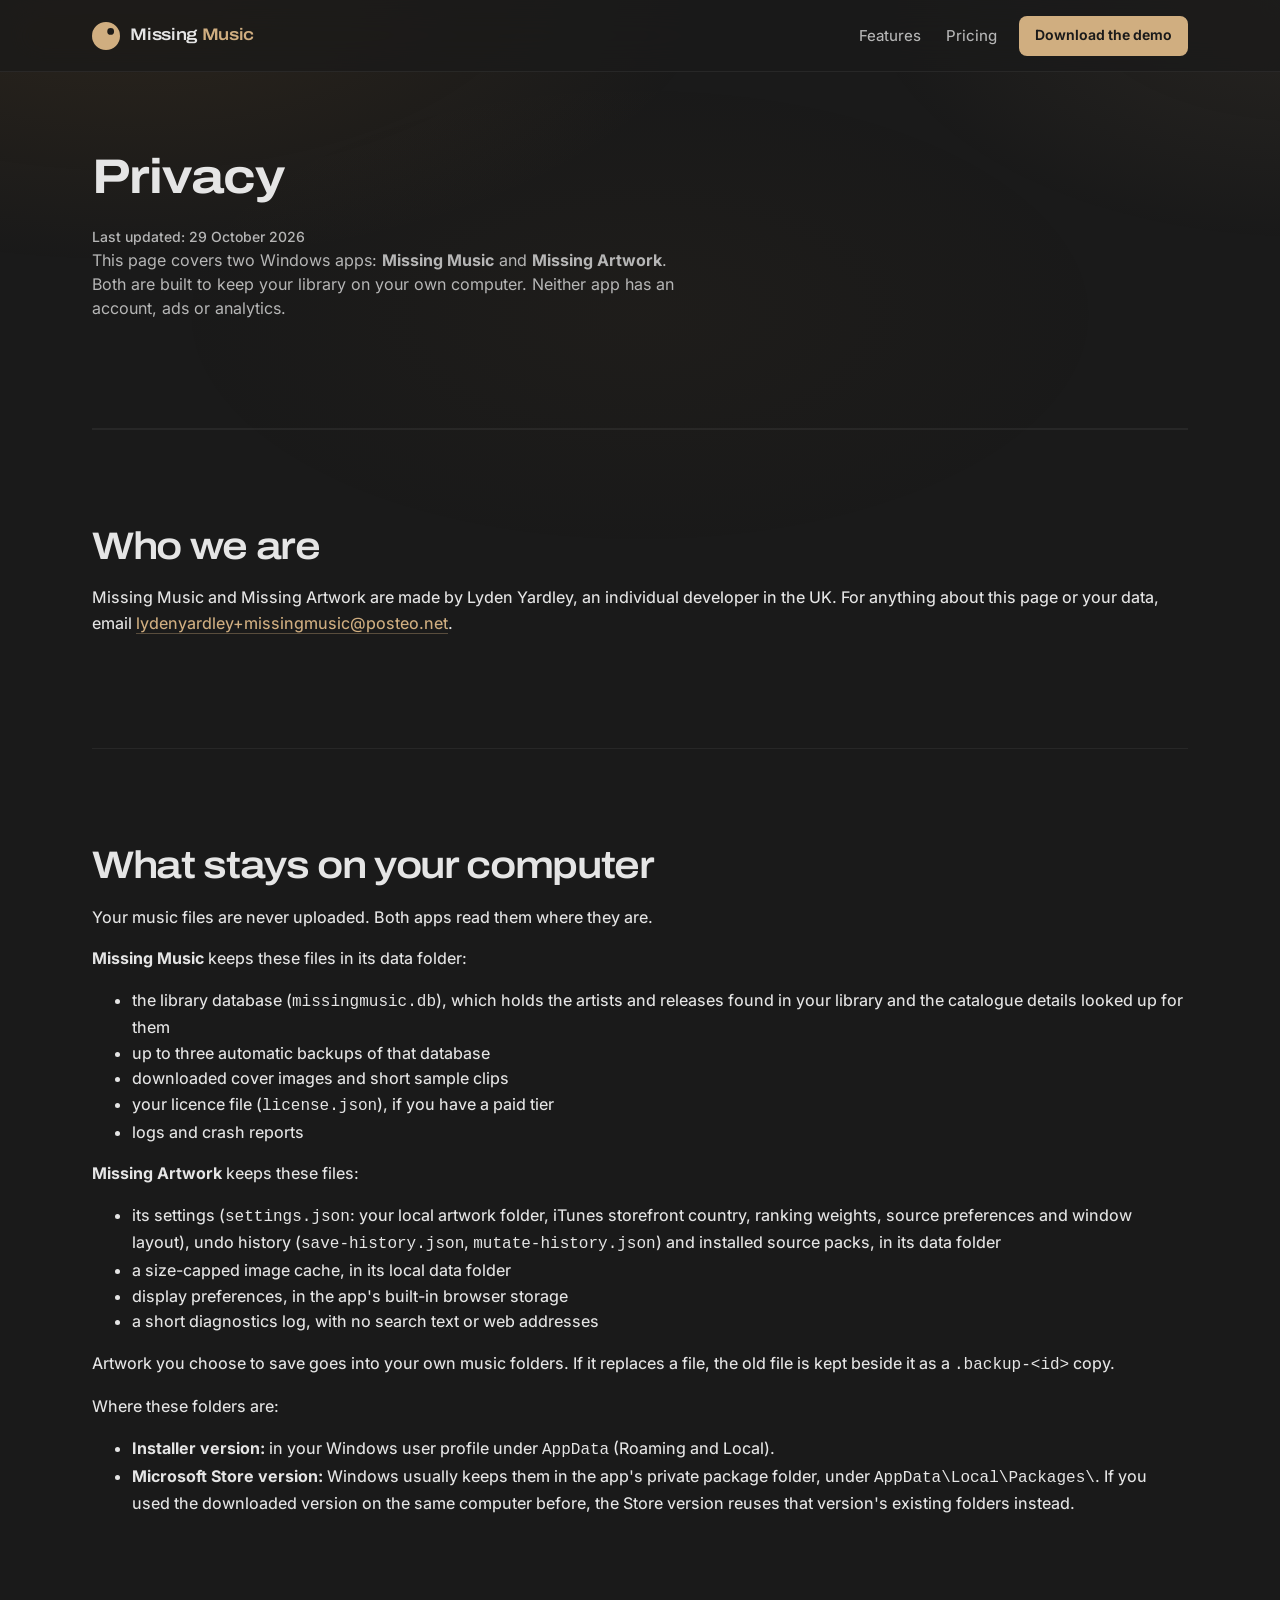
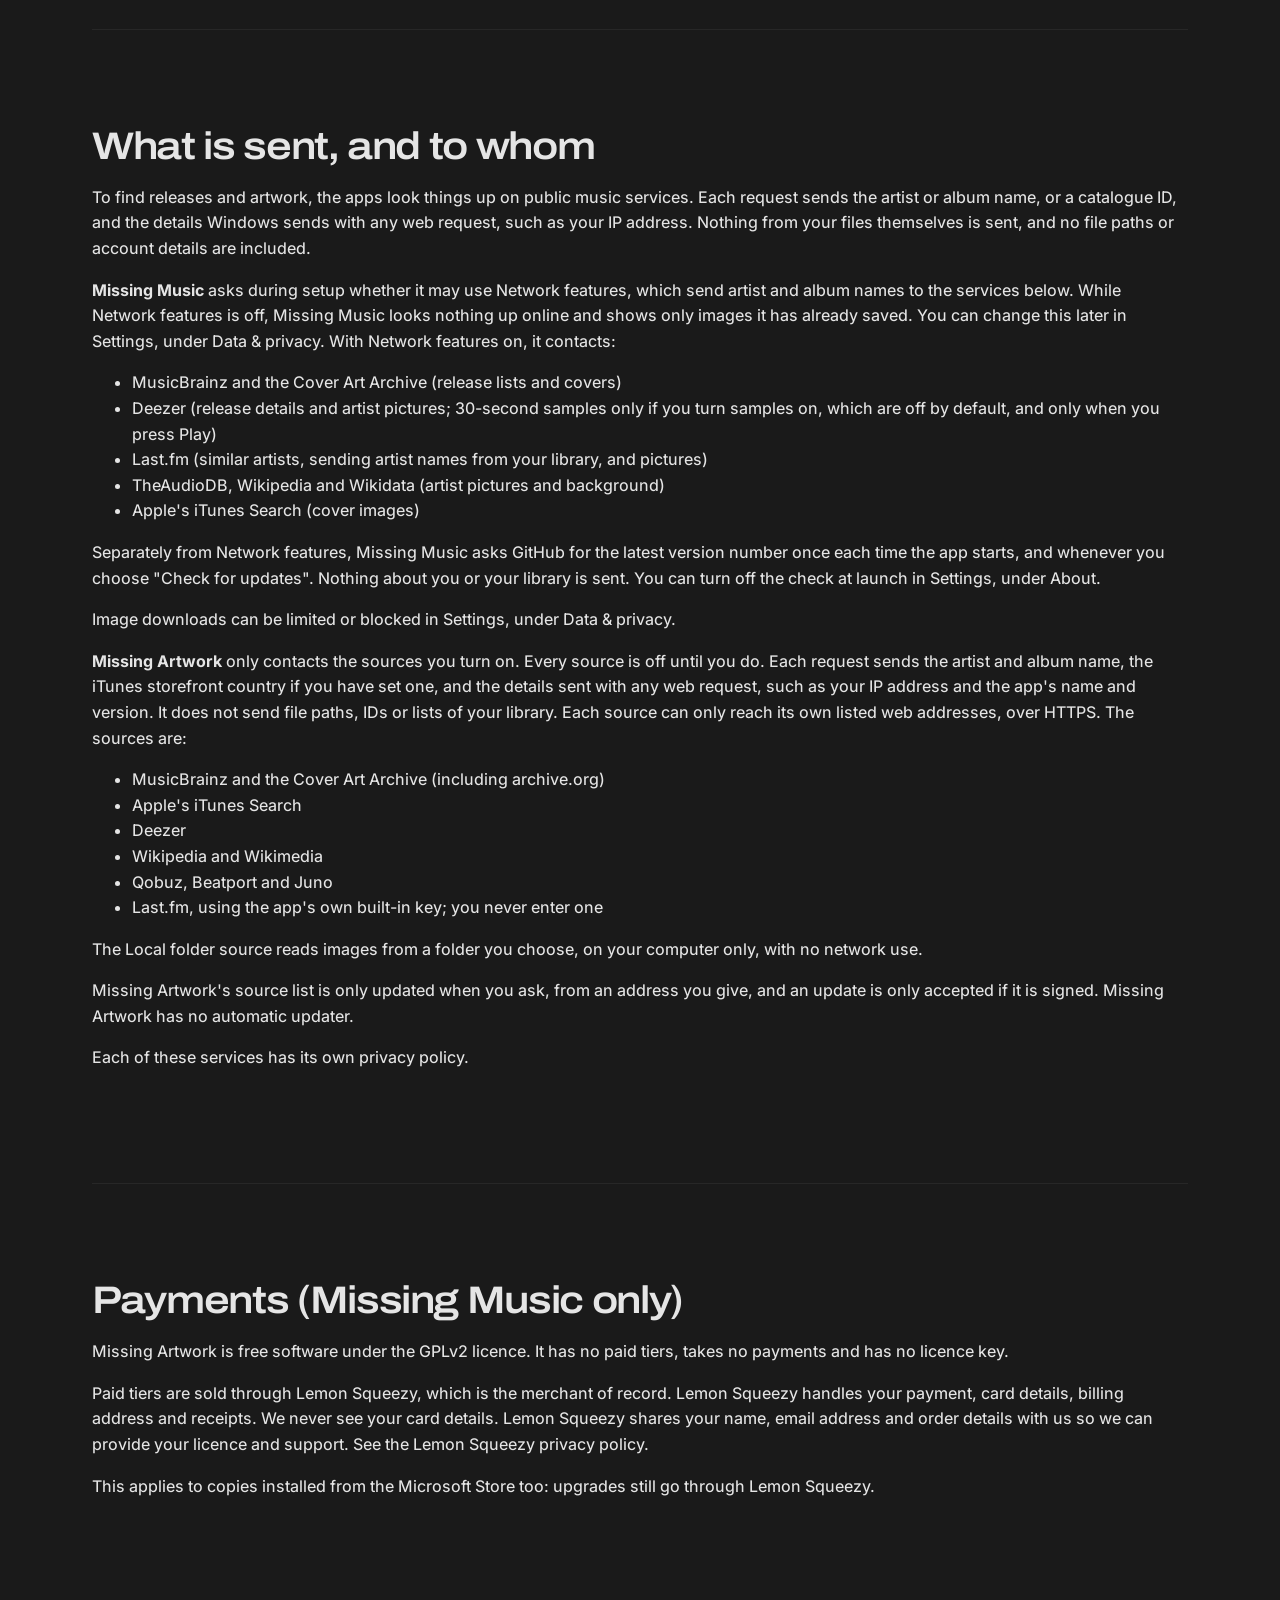
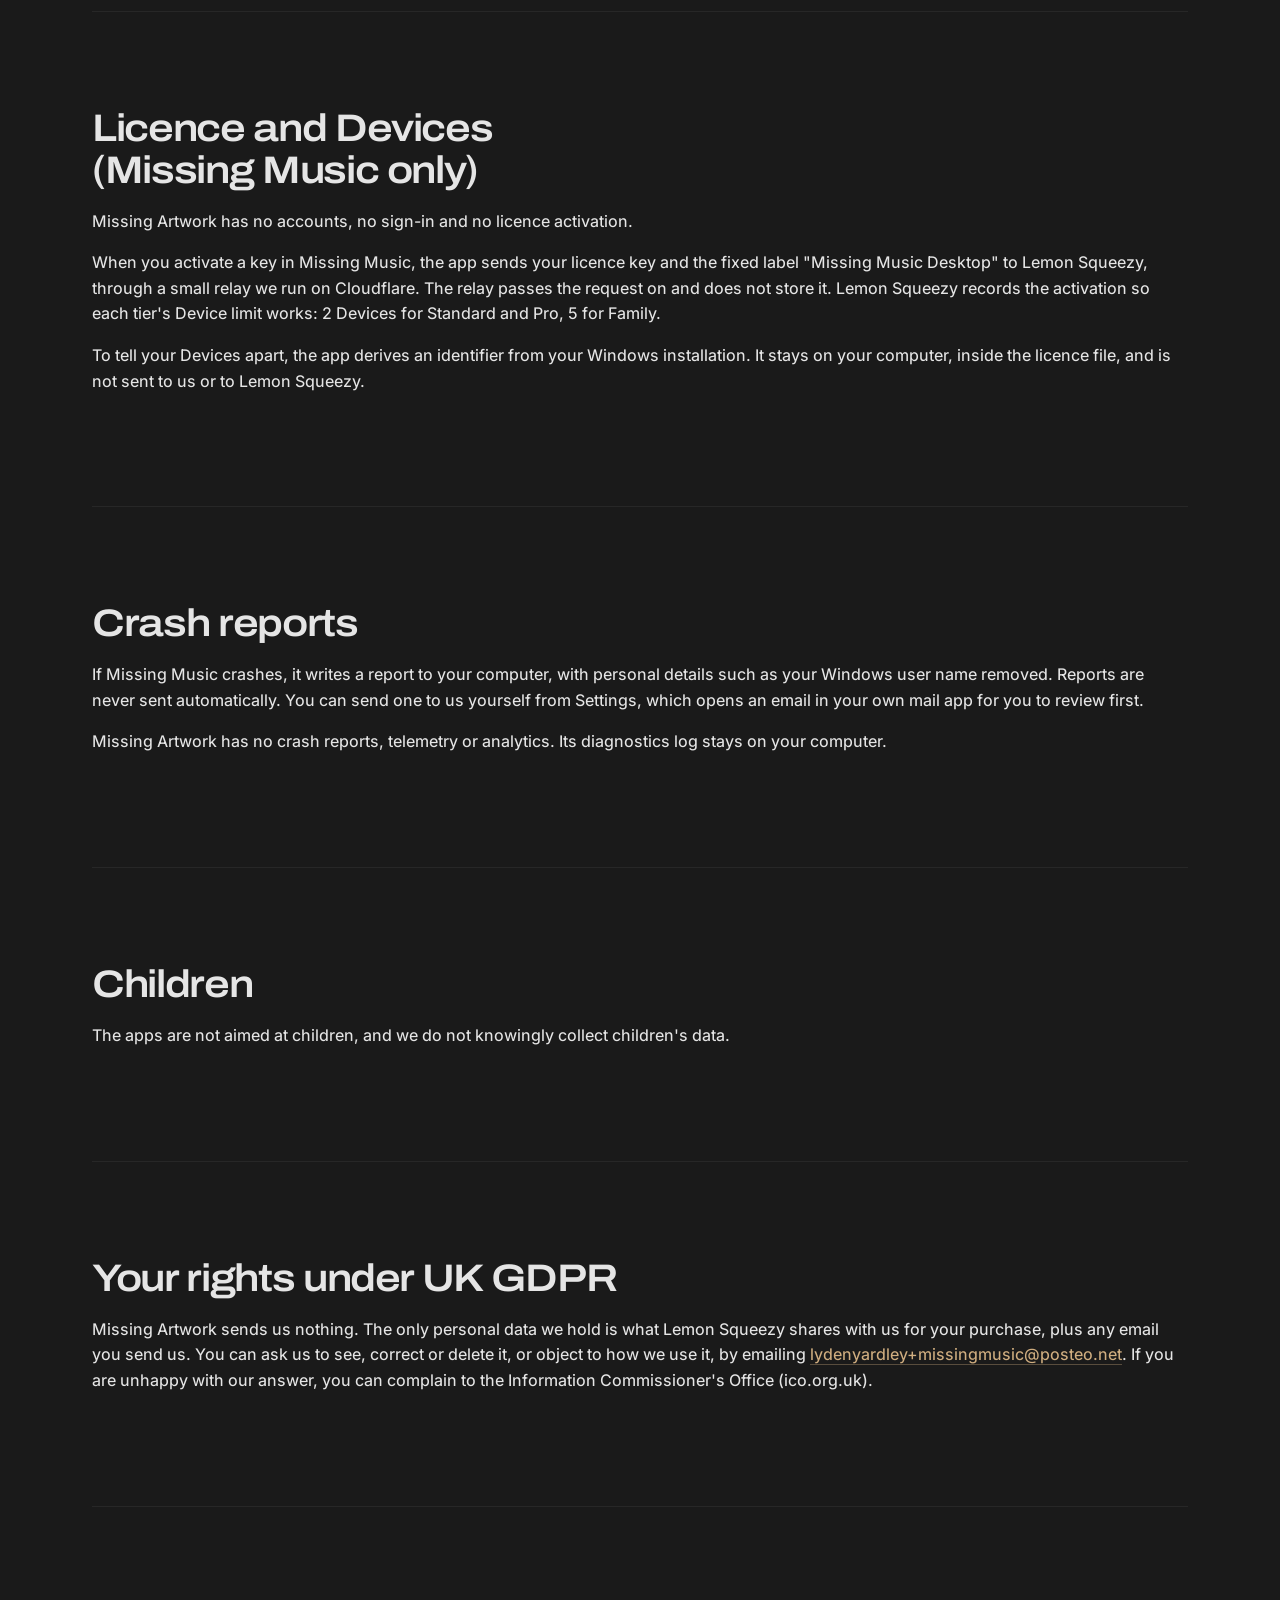
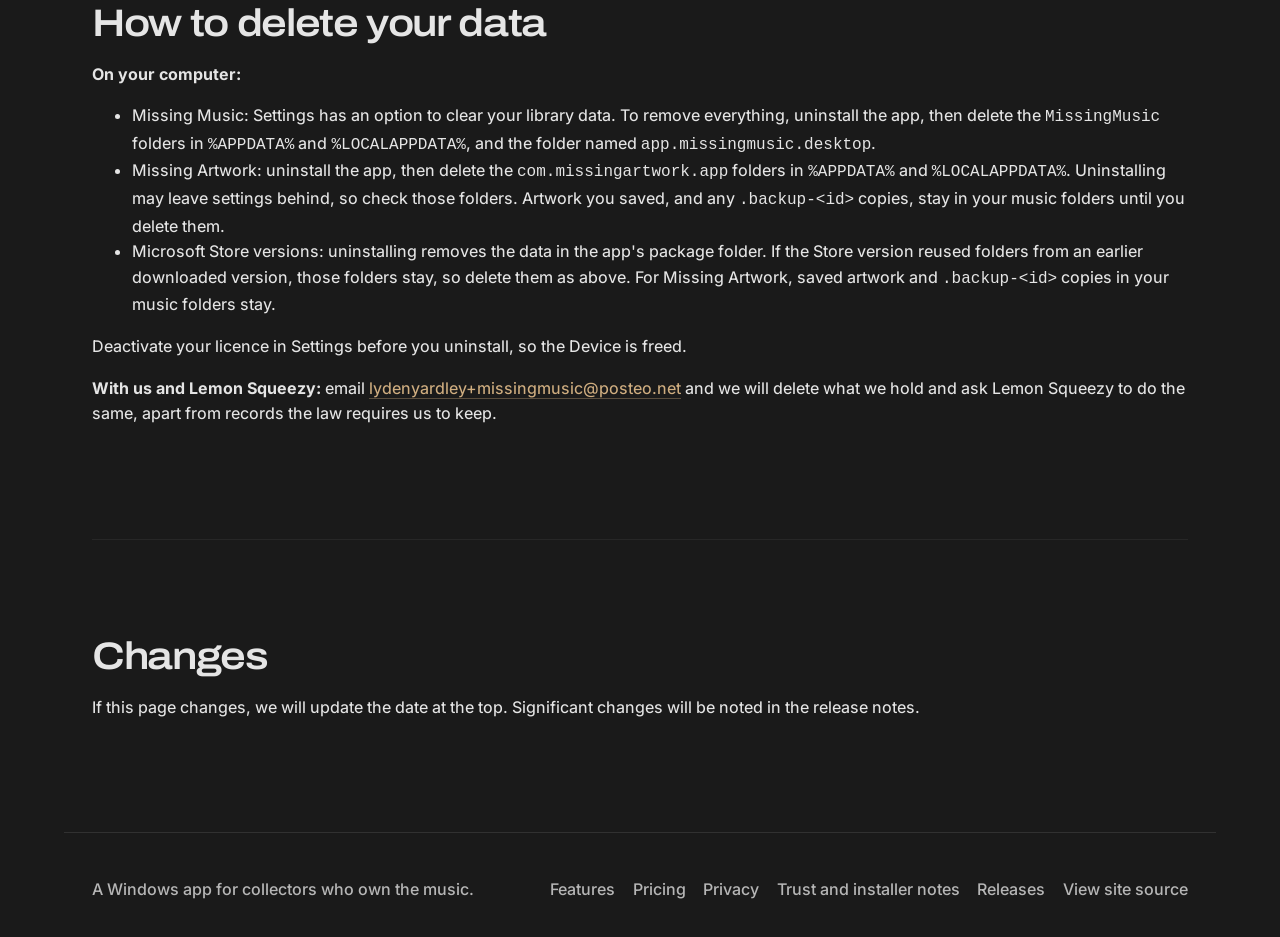
<file: privacy.html>
<!doctype html>
<html lang="en-GB">
<head>
  <meta charset="utf-8" />
  <meta name="viewport" content="width=device-width, initial-scale=1" />
  <meta name="description" content="How Missing Music and Missing Artwork handle your data. Your library stays on your computer." />
  <meta name="theme-color" content="#1a1a1a" />
  <meta property="og:type" content="website" />
  <meta property="og:title" content="Privacy · Missing Music and Missing Artwork" />
  <meta property="og:description" content="How Missing Music and Missing Artwork handle your data. Your library stays on your computer." />
  <meta property="og:url" content="https://lydenyardley.github.io/missingmusic/privacy.html" />
  <meta property="og:image" content="https://lydenyardley.github.io/missingmusic/media/hero-library.png" />
  <link rel="canonical" href="https://lydenyardley.github.io/missingmusic/privacy.html" />
  <link rel="icon" href="favicon.svg" type="image/svg+xml" />
  <link rel="icon" href="favicon-96x96.png" type="image/png" sizes="96x96" />
  <link rel="apple-touch-icon" href="apple-touch-icon.png" />
  <link rel="manifest" href="site.webmanifest" />
  <link rel="preload" href="fonts/archivo-latin-wdth-normal.woff2" as="font" type="font/woff2" crossorigin />
  <link rel="preload" href="fonts/inter-latin-wght-normal.woff2" as="font" type="font/woff2" crossorigin />
  <link rel="stylesheet" href="styles.css" />
  <script>document.documentElement.classList.add('js');</script>
  <script src="site.js" defer></script>
  <title>Privacy · Missing Music and Missing Artwork</title>
</head>
<body data-page="privacy">
  <a class="skip" href="#main">Skip to content</a>

  <header class="site-header">
    <div class="site-header__inner">
      <a class="brand" href="./" aria-label="Missing Music home">
        <svg class="brand-mark" viewBox="0 0 354 354" fill="none" aria-hidden="true" width="28" height="28">
          <path fill="var(--color-brand, #b27a30)" d="M177 0a177 177 0 1 1 0 354 177 177 0 0 1 0-354m59 76a43 43 0 1 0 0 86 43 43 0 0 0 0-86"/>
        </svg>
        <span class="brand-word">Missing&nbsp;<span class="brand-wordmark__music">Music</span></span>
      </a>
      <button class="nav-toggle" type="button" aria-expanded="false" aria-controls="site-nav" data-nav-toggle>
        <span class="nav-toggle__bars" aria-hidden="true"></span>
        <span class="nav-toggle__label">Menu</span>
      </button>
      <nav class="site-nav" id="site-nav" aria-label="Primary">
        <a class="nav-link" href="features.html">Features</a>
        <a class="nav-link" href="privacy.html">Pricing</a>
        <a class="nav-cta" href="https://github.com/lydenyardley/missingmusic/releases/latest" data-release-cta><span data-release-cta-label>Download the demo</span></a>
      </nav>
    </div>
  </header>

  <main id="main" class="page-main">
    <section class="page-hero" data-section="hero" aria-labelledby="privacy-title">
      <h1 id="privacy-title">Privacy</h1>
      <p class="fine">Last updated: 29 October 2026</p>
      <p class="lede">This page covers two Windows apps: <strong>Missing Music</strong> and <strong>Missing Artwork</strong>. Both are built to keep your library on your own computer. Neither app has an account, ads or analytics.</p>
    </section>
    <section class="section" aria-labelledby="privacy-s1">
      <h2 id="privacy-s1">Who we are</h2>
      <p>Missing Music and Missing Artwork are made by Lyden Yardley, an individual developer in the UK. For anything about this page or your data, email <a href="mailto:lydenyardley+missingmusic@posteo.net">lydenyardley+missingmusic@posteo.net</a>.</p>
    </section>
    <section class="section" aria-labelledby="privacy-s2">
      <h2 id="privacy-s2">What stays on your computer</h2>
      <p>Your music files are never uploaded. Both apps read them where they are.</p>
      <p><strong>Missing Music</strong> keeps these files in its data folder:</p>
        <ul>
          <li>the library database (<code>missingmusic.db</code>), which holds the artists and releases found in your library and the catalogue details looked up for them</li>
          <li>up to three automatic backups of that database</li>
          <li>downloaded cover images and short sample clips</li>
          <li>your licence file (<code>license.json</code>), if you have a paid tier</li>
          <li>logs and crash reports</li>
        </ul>
      <p><strong>Missing Artwork</strong> keeps these files:</p>
        <ul>
          <li>its settings (<code>settings.json</code>: your local artwork folder, iTunes storefront country, ranking weights, source preferences and window layout), undo history (<code>save-history.json</code>, <code>mutate-history.json</code>) and installed source packs, in its data folder</li>
          <li>a size-capped image cache, in its local data folder</li>
          <li>display preferences, in the app's built-in browser storage</li>
          <li>a short diagnostics log, with no search text or web addresses</li>
        </ul>
      <p>Artwork you choose to save goes into your own music folders. If it replaces a file, the old file is kept beside it as a <code>.backup-&lt;id&gt;</code> copy.</p>
      <p>Where these folders are:</p>
        <ul>
          <li><strong>Installer version:</strong> in your Windows user profile under <code>AppData</code> (Roaming and Local).</li>
          <li><strong>Microsoft Store version:</strong> Windows usually keeps them in the app's private package folder, under <code>AppData\Local\Packages\</code>. If you used the downloaded version on the same computer before, the Store version reuses that version's existing folders instead.</li>
        </ul>
    </section>
    <section class="section" aria-labelledby="privacy-s3">
      <h2 id="privacy-s3">What is sent, and to whom</h2>
      <p>To find releases and artwork, the apps look things up on public music services. Each request sends the artist or album name, or a catalogue ID, and the details Windows sends with any web request, such as your IP address. Nothing from your files themselves is sent, and no file paths or account details are included.</p>
      <p><strong>Missing Music</strong> asks during setup whether it may use Network features, which send artist and album names to the services below. While Network features is off, Missing Music looks nothing up online and shows only images it has already saved. You can change this later in Settings, under Data &amp; privacy. With Network features on, it contacts:</p>
        <ul>
          <li>MusicBrainz and the Cover Art Archive (release lists and covers)</li>
          <li>Deezer (release details and artist pictures; 30-second samples only if you turn samples on, which are off by default, and only when you press Play)</li>
          <li>Last.fm (similar artists, sending artist names from your library, and pictures)</li>
          <li>TheAudioDB, Wikipedia and Wikidata (artist pictures and background)</li>
          <li>Apple's iTunes Search (cover images)</li>
        </ul>
      <p>Separately from Network features, Missing Music asks GitHub for the latest version number once each time the app starts, and whenever you choose "Check for updates". Nothing about you or your library is sent. You can turn off the check at launch in Settings, under About.</p>
      <p>Image downloads can be limited or blocked in Settings, under Data &amp; privacy.</p>
      <p><strong>Missing Artwork</strong> only contacts the sources you turn on. Every source is off until you do. Each request sends the artist and album name, the iTunes storefront country if you have set one, and the details sent with any web request, such as your IP address and the app's name and version. It does not send file paths, IDs or lists of your library. Each source can only reach its own listed web addresses, over HTTPS. The sources are:</p>
        <ul>
          <li>MusicBrainz and the Cover Art Archive (including archive.org)</li>
          <li>Apple's iTunes Search</li>
          <li>Deezer</li>
          <li>Wikipedia and Wikimedia</li>
          <li>Qobuz, Beatport and Juno</li>
          <li>Last.fm, using the app's own built-in key; you never enter one</li>
        </ul>
      <p>The Local folder source reads images from a folder you choose, on your computer only, with no network use.</p>
      <p>Missing Artwork's source list is only updated when you ask, from an address you give, and an update is only accepted if it is signed. Missing Artwork has no automatic updater.</p>
      <p>Each of these services has its own privacy policy.</p>
    </section>
    <section class="section" aria-labelledby="privacy-s4">
      <h2 id="privacy-s4">Payments (Missing Music only)</h2>
      <p>Missing Artwork is free software under the GPLv2 licence. It has no paid tiers, takes no payments and has no licence key.</p>
      <p>Paid tiers are sold through Lemon Squeezy, which is the merchant of record. Lemon Squeezy handles your payment, card details, billing address and receipts. We never see your card details. Lemon Squeezy shares your name, email address and order details with us so we can provide your licence and support. See the Lemon Squeezy privacy policy.</p>
      <p>This applies to copies installed from the Microsoft Store too: upgrades still go through Lemon Squeezy.</p>
    </section>
    <section class="section" aria-labelledby="privacy-s5">
      <h2 id="privacy-s5">Licence and Devices (Missing Music only)</h2>
      <p>Missing Artwork has no accounts, no sign-in and no licence activation.</p>
      <p>When you activate a key in Missing Music, the app sends your licence key and the fixed label "Missing Music Desktop" to Lemon Squeezy, through a small relay we run on Cloudflare. The relay passes the request on and does not store it. Lemon Squeezy records the activation so each tier's Device limit works: 2 Devices for Standard and Pro, 5 for Family.</p>
      <p>To tell your Devices apart, the app derives an identifier from your Windows installation. It stays on your computer, inside the licence file, and is not sent to us or to Lemon Squeezy.</p>
    </section>
    <section class="section" aria-labelledby="privacy-s6">
      <h2 id="privacy-s6">Crash reports</h2>
      <p>If Missing Music crashes, it writes a report to your computer, with personal details such as your Windows user name removed. Reports are never sent automatically. You can send one to us yourself from Settings, which opens an email in your own mail app for you to review first.</p>
      <p>Missing Artwork has no crash reports, telemetry or analytics. Its diagnostics log stays on your computer.</p>
    </section>
    <section class="section" aria-labelledby="privacy-s7">
      <h2 id="privacy-s7">Children</h2>
      <p>The apps are not aimed at children, and we do not knowingly collect children's data.</p>
    </section>
    <section class="section" aria-labelledby="privacy-s8">
      <h2 id="privacy-s8">Your rights under UK GDPR</h2>
      <p>Missing Artwork sends us nothing. The only personal data we hold is what Lemon Squeezy shares with us for your purchase, plus any email you send us. You can ask us to see, correct or delete it, or object to how we use it, by emailing <a href="mailto:lydenyardley+missingmusic@posteo.net">lydenyardley+missingmusic@posteo.net</a>. If you are unhappy with our answer, you can complain to the Information Commissioner's Office (ico.org.uk).</p>
    </section>
    <section class="section" aria-labelledby="privacy-s9">
      <h2 id="privacy-s9">How to delete your data</h2>
      <p><strong>On your computer:</strong></p>
        <ul>
          <li>Missing Music: Settings has an option to clear your library data. To remove everything, uninstall the app, then delete the <code>MissingMusic</code> folders in <code>%APPDATA%</code> and <code>%LOCALAPPDATA%</code>, and the folder named <code>app.missingmusic.desktop</code>.</li>
          <li>Missing Artwork: uninstall the app, then delete the <code>com.missingartwork.app</code> folders in <code>%APPDATA%</code> and <code>%LOCALAPPDATA%</code>. Uninstalling may leave settings behind, so check those folders. Artwork you saved, and any <code>.backup-&lt;id&gt;</code> copies, stay in your music folders until you delete them.</li>
          <li>Microsoft Store versions: uninstalling removes the data in the app's package folder. If the Store version reused folders from an earlier downloaded version, those folders stay, so delete them as above. For Missing Artwork, saved artwork and <code>.backup-&lt;id&gt;</code> copies in your music folders stay.</li>
        </ul>
      <p>Deactivate your licence in Settings before you uninstall, so the Device is freed.</p>
      <p><strong>With us and Lemon Squeezy:</strong> email <a href="mailto:lydenyardley+missingmusic@posteo.net">lydenyardley+missingmusic@posteo.net</a> and we will delete what we hold and ask Lemon Squeezy to do the same, apart from records the law requires us to keep.</p>
    </section>
    <section class="section" aria-labelledby="privacy-s10">
      <h2 id="privacy-s10">Changes</h2>
      <p>If this page changes, we will update the date at the top. Significant changes will be noted in the release notes.</p>
    </section>
  </main>

  <footer class="site-footer page-footer">
    <div class="site-footer__meta">
      <p>A Windows app for collectors who own the music.</p>
      <p class="site-footer__release" data-release-note></p>
    </div>
    <nav aria-label="Footer">
      <a href="features.html">Features</a>
      <a href="pricing.html">Pricing</a>
      <a href="privacy.html" aria-current="page">Privacy</a>
      <a href="features.html#trust">Trust and installer notes</a>
      <a href="https://github.com/lydenyardley/missingmusic/releases">Releases</a>
      <a href="https://github.com/lydenyardley/missingmusic">View site source</a>
    </nav>
  </footer>
</body>
</html>
</file>
<file: styles.css>
/* ─────────────────────────────────────────────────────────────────────────
   Missing Music — public launch site
   The public surface keeps the app's Fluent dark palette, Archivo / Inter
   pairing, ownership semantics, and 4/8px radii. Its type and container scale
   intentionally expand for marketing readability rather than matching the
   desktop app's compact density one-for-one.
   ───────────────────────────────────────────────────────────────────────── */
/* impeccable-disable overused-font -- Inter Variable is the app's documented
   body face (DESIGN.md typography.body); the display face is Archivo. */

@font-face {
  font-family: 'Inter Variable';
  src: url('fonts/inter-latin-wght-normal.woff2') format('woff2');
  font-weight: 100 900;
  font-style: normal;
  font-display: swap;
  unicode-range: U+0000-00FF, U+0131, U+0152-0153, U+02BB-02BC, U+02C6, U+02DA,
    U+02DC, U+0304, U+0308, U+0329, U+2000-206F, U+20AC, U+2122, U+2191, U+2193,
    U+2212, U+2215, U+FEFF, U+FFFD;
}
@font-face {
  font-family: 'Inter Variable';
  src: url('fonts/inter-latin-ext-wght-normal.woff2') format('woff2');
  font-weight: 100 900;
  font-style: normal;
  font-display: swap;
  unicode-range: U+0100-02BA, U+02BD-02C5, U+02C7-02CC, U+02CE-02D7, U+02DD-02FF,
    U+0304, U+0308, U+0329, U+1D00-1DBF, U+1E00-1E9F, U+1EF2-1EFF, U+2020,
    U+20A0-20AB, U+20AD-20C0, U+2113, U+2C60-2C7F, U+A720-A7FF;
}
@font-face {
  font-family: 'Archivo Variable';
  font-style: normal;
  font-display: swap;
  font-weight: 100 900;
  font-stretch: 62% 125%;
  src: url('fonts/archivo-latin-wdth-normal.woff2') format('woff2-variations');
  unicode-range: U+0000-00FF, U+0131, U+0152-0153, U+02BB-02BC, U+02C6, U+02DA,
    U+02DC, U+0304, U+0308, U+0329, U+2000-206F, U+20AC, U+2122, U+2191, U+2193,
    U+2212, U+2215, U+FEFF, U+FFFD;
}
@font-face {
  font-family: 'Archivo Variable';
  font-style: normal;
  font-display: swap;
  font-weight: 100 900;
  font-stretch: 62% 125%;
  src: url('fonts/archivo-latin-ext-wdth-normal.woff2') format('woff2-variations');
  unicode-range: U+0100-02BA, U+02BD-02C5, U+02C7-02CC, U+02CE-02D7, U+02DD-02FF,
    U+0304, U+0308, U+0329, U+1D00-1DBF, U+1E00-1E9F, U+1EF2-1EFF, U+2020,
    U+20A0-20AB, U+20AD-20C0, U+2113, U+2C60-2C7F, U+A720-A7FF;
}

:root {
  color-scheme: dark;

  --bg: #1a1a1a;
  --surface: #2c2c2c;
  --surface-1: var(--surface);
  --surface-2: #363636;
  --recessed: rgba(255, 255, 255, 0.05);

  --text: #e5e5e5;
  /* T-29 · legend / footer / fine print were #a5a5a5 / #999 on #1a1a1a.
     Lifted to 8.6:1 and 7.8:1 against --bg while staying clearly below
     --text (#e5e5e5, 12.6:1) so the calm hierarchy survives. */
  --muted: #b6b6b6;
  --faint: #adadad;

  --bronze: #b27a30;
  --tan: #e3c297;
  --accent: #d0ae80;
  /* Dark-only landing: primary ink + lightened identity bronze. */
  --color-text-primary: var(--text, #e5e5e5);
  --color-brand: #d0ae80;
  --accent-hover: color-mix(in srgb, var(--accent), var(--text) 15%);
  --accent-ink: #1a1a1a;

  --owned: #4ade80;
  --rose: #ff99a4;

  --border: rgba(255, 255, 255, 0.1);
  --border-strong: rgba(255, 255, 255, 0.2);
  --hairline: rgba(255, 255, 255, 0.06);
  --radius: 8px;
  --radius-sm: 4px;
  --radius-pill: 9999px;

  --ease: cubic-bezier(0.33, 0, 0.67, 1);

  --font-sans: 'Inter Variable', 'Segoe UI Variable', 'Segoe UI', system-ui, sans-serif;
  --font-mono: 'Cascadia Code', 'Cascadia Mono', Consolas, monospace;
  --font-display: 'Archivo Variable', 'Inter Variable', system-ui, sans-serif;
  --font-display-stretch: 115%;
  --brand-wordmark-weight: 600;
  --brand-wordmark-leading: 1;
  --brand-wordmark-tracking: -0.02em;

  --maxw: 72rem;
  --anchor-offset: 5rem;

  /* T-21 · one shared measure so display and body lines start and end
     together instead of each section inventing its own width. */
  --measure-display: 44rem;
  --measure-lede: 45rem;

  /* T-22 · sticky-header surfaces, tokenised so the light preview keeps
     winning over the scrolled state. */
  --header-bg: rgba(26, 26, 26, 0.78);
  --header-bg-scrolled: rgba(26, 26, 26, 0.92);
}

/* —— Marketing theme preview (R-11); does not claim to be the app —— */
html[data-theme="light"] {
  color-scheme: light;
  --bg: #f4efe8;
  --surface: #ffffff;
  --surface-1: #efe8df;
  --surface-2: #e5ddd2;
  --recessed: rgba(0, 0, 0, 0.04);
  --text: #1c1814;
  --muted: #5c5348;
  --faint: #7a7166;
  --border: rgba(28, 24, 20, 0.12);
  --border-strong: rgba(28, 24, 20, 0.22);
  --hairline: rgba(28, 24, 20, 0.08);
  --color-text-primary: var(--text);
  --accent-ink: #1a1a1a;
  --header-bg: color-mix(in srgb, var(--bg) 92%, transparent);
  --header-bg-scrolled: color-mix(in srgb, var(--bg) 97%, transparent);
}
html[data-theme="light"] body::before {
  background:
    radial-gradient(1200px 600px at 10% -4%, color-mix(in srgb, var(--bronze) 10%, transparent), transparent 50%),
    radial-gradient(1000px 580px at 102% -2%, color-mix(in srgb, var(--accent) 8%, transparent), transparent 45%);
}

* { box-sizing: border-box; }

html {
  font-size: 16px;
  overflow-x: clip;
  scroll-behavior: smooth;
}

body {
  margin: 0;
  min-height: 100vh;
  overflow-x: clip;
  font-family: var(--font-sans);
  font-weight: 450;
  font-size: 1rem;
  line-height: 1.6;
  font-feature-settings: 'cv02', 'cv03', 'cv04', 'cv11';
  color: var(--text);
  background: var(--bg);
}

/* Ambient wash · lives on a fixed layer instead of on `body` because a
   `background-image` on `body` propagates to the canvas, where the
   positioning area is the whole document box (3.7k–7.7kpx tall on these
   pages) rather than the viewport. `at 10% -4%` therefore resolved ~190px
   above the document top and the page painted as flat `--bg` for its entire
   length; `at 50% 35%` landed a third of the way down the document instead of
   the fold. Fixed keeps the stops against the frame they were written for
   (bronze top-left, accent top-right, a soft mid-fold lift) at every scroll
   position, and `body` keeps `background: var(--bg)` so the canvas stays
   painted under the layer and past its edges. */
body::before {
  content: '';
  position: fixed;
  inset: 0;
  z-index: -1;
  pointer-events: none;
  background:
    radial-gradient(1200px 600px at 10% -4%, color-mix(in srgb, var(--bronze) 12%, transparent), transparent 50%),
    radial-gradient(1000px 580px at 102% -2%, color-mix(in srgb, var(--accent) 8%, transparent), transparent 45%),
    radial-gradient(800px 400px at 50% 35%, color-mix(in srgb, var(--bronze) 3%, transparent), transparent 60%);
}

::selection { background: color-mix(in srgb, var(--accent) 28%, transparent); color: var(--text); }

:focus-visible {
  outline: 2px solid var(--accent);
  outline-offset: 3px;
  border-radius: var(--radius-sm);
}

.sr-only {
  position: absolute;
  width: 1px;
  height: 1px;
  padding: 0;
  margin: -1px;
  overflow: hidden;
  clip: rect(0 0 0 0);
  white-space: nowrap;
  border: 0;
}

.skip {
  position: absolute;
  left: -999px;
  top: 0;
  z-index: 30;
  background: var(--accent);
  color: var(--accent-ink);
  font-weight: 600;
  padding: 0.7rem 1rem;
  border-radius: 0 0 var(--radius) 0;
}
.skip:focus { left: 0; }

main :where(p, li, td) a {
  color: var(--accent);
  text-decoration: none;
  border-bottom: 1px solid color-mix(in srgb, var(--accent) 35%, transparent);
}
main :where(p, li, td) a:hover { border-bottom-color: var(--accent); }

/* ── Header ─────────────────────────────────────────────────────────────── */

.site-header {
  position: sticky;
  top: 0;
  z-index: 20;
  width: 100%;
  background: var(--header-bg);
  backdrop-filter: blur(20px) saturate(180%);
  -webkit-backdrop-filter: blur(20px) saturate(180%);
  border-bottom: 1px solid var(--hairline);
  transition: background-color 200ms var(--ease), border-color 200ms var(--ease);
}
/* T-22 · calm persistence: a hairline and a touch more opacity once the page
   has scrolled. No growth, no mega-nav, no height change at any width. */
.site-header.is-scrolled {
  background: var(--header-bg-scrolled);
  border-bottom-color: var(--border);
}
.site-header__inner {
  position: relative;
  display: flex;
  align-items: center;
  justify-content: space-between;
  gap: 1rem;
  max-width: var(--maxw);
  margin: 0 auto;
  padding: 0.85rem 1.75rem;
}

.brand {
  display: inline-flex;
  align-items: center;
  gap: 0.65rem;
  color: var(--color-text-primary, var(--text, #e5e5e5));
  text-decoration: none;
  flex: none;
}
.brand-mark { width: 28px; height: 28px; flex: none; display: block; }
.brand-word {
  font-family: var(--font-display);
  font-stretch: var(--font-display-stretch);
  font-weight: var(--brand-wordmark-weight);
  line-height: var(--brand-wordmark-leading);
  letter-spacing: var(--brand-wordmark-tracking);
  font-size: 1.05rem;
  color: var(--color-text-primary, var(--text, #e5e5e5));
}
.brand-wordmark__music { font-style: normal; color: var(--color-brand, #b27a30); }

.site-header nav {
  display: flex;
  align-items: center;
  gap: 1.1rem;
}
.site-nav { flex: none; }

/* T-24 · small-screen menu. Hidden on desktop; under 620px the primary nav
   collapses behind a real <button> so Features, Pricing, and Download never
   compete for one clipped row. The collapse is gated on `html.js`, and the
   `html:not(.js)` rules further down give no-JS visitors a wrapping row
   instead — so the links are reachable either way. */
.nav-toggle {
  display: none;
  align-items: center;
  gap: 0.5rem;
  min-height: 2.5rem;
  padding: 0.45rem 0.85rem;
  border: 1px solid var(--border-strong);
  border-radius: var(--radius);
  background: transparent;
  color: var(--text);
  font: inherit;
  font-size: 0.875rem;
  font-weight: 650;
  line-height: 1.2;
  cursor: pointer;
}
.nav-toggle__bars {
  position: relative;
  width: 1rem;
  height: 2px;
  background: currentColor;
  border-radius: 2px;
  transition: background-color 150ms var(--ease);
}
.nav-toggle__bars::before,
.nav-toggle__bars::after {
  content: '';
  position: absolute;
  left: 0;
  width: 100%;
  height: 2px;
  border-radius: 2px;
  background: currentColor;
  transition: transform 180ms var(--ease), top 180ms var(--ease);
}
.nav-toggle__bars::before { top: -5px; }
.nav-toggle__bars::after { top: 5px; }
.nav-toggle[aria-expanded='true'] .nav-toggle__bars { background: transparent; }
.nav-toggle[aria-expanded='true'] .nav-toggle__bars::before { top: 0; transform: rotate(45deg); }
.nav-toggle[aria-expanded='true'] .nav-toggle__bars::after { top: 0; transform: rotate(-45deg); }
.nav-toggle:hover { border-color: var(--accent); }

.nav-link {
  display: inline-flex;
  align-items: center;
  min-height: 2.75rem;
  padding: 0.35rem 0.25rem;
  color: var(--muted);
  text-decoration: none;
  font-size: 0.9375rem;
  transition: color 150ms var(--ease);
}
.nav-link:hover,
.nav-link[aria-current='page'] { color: var(--accent); }
.nav-link[aria-current='page'] { font-weight: 600; }

.nav-cta {
  display: inline-flex;
  align-items: center;
  min-height: 2.5rem;
  padding: 0.5rem 1rem;
  background: var(--accent);
  color: var(--accent-ink);
  font-size: 0.875rem;
  font-weight: 650;
  line-height: 1.2;
  text-decoration: none;
  border-radius: var(--radius);
  transition: background 150ms var(--ease), transform 150ms var(--ease);
}
.nav-cta:hover { background: var(--accent-hover); }
.nav-cta:active { transform: scale(0.97); }

.hero-cta-row {
  display: flex;
  flex-wrap: wrap;
  gap: 0.85rem;
  margin-bottom: 1.2rem;
}
.hero-cta-note {
  margin: 0;
  color: var(--faint);
  font-size: 0.8125rem;
  font-weight: 500;
  line-height: 1.45;
}
.hero-cta-note a { color: var(--accent); }

/* ── Shared page rhythm ─────────────────────────────────────────────────── */

main,
.page-main {
  max-width: var(--maxw);
  margin: 0 auto;
  padding: 0 1.75rem;
}

.section { padding: 6rem 0; border-top: 1px solid var(--hairline); }
.section, .hero, .guide-step, .plan-card, .plan-matrix-wrap, .plan-head { scroll-margin-top: var(--anchor-offset); }

.kicker,
.eyebrow {
  margin: 0 0 1rem;
  letter-spacing: 0.035em;
  font-size: 0.79rem;
  font-weight: 650;
}
.eyebrow { color: var(--tan); }
.kicker { color: var(--faint); }

h1,
h2 {
  font-family: var(--font-display);
  font-stretch: var(--font-display-stretch);
  letter-spacing: -0.035em;
  /* T-21 · even line lengths keep each section headline reading as one
     strong block instead of a full-width plus a stranded word. */
  text-wrap: balance;
}

/* T-21 · the display ramp is pinned to DESIGN.md
   `typography.landing-marketing-*`: h1 2.6rem→3.6rem, h2 2rem→2.75rem,
   mobile h1 2.5rem. Keep Archivo + Inter; add no new families. */

h1 {
  max-width: 46rem;
  margin: 0 0 1.5rem;
  font-size: clamp(2.6rem, 3.8vw, 3.6rem);
  font-weight: 700;
  letter-spacing: var(--brand-wordmark-tracking);
  line-height: 1.02;
}

/* One display measure, shared with the lede, so every section headline reads
   as a single strong line or a clean pair rather than a ragged third line. */
h2 {
  max-width: var(--measure-display);
  margin: 0 0 1.1rem;
  font-size: clamp(2rem, 3vw, 2.75rem);
  font-weight: 600;
  line-height: 1.08;
}

h3 { font-size: 1.2rem; line-height: 1.25; font-weight: 600; }

.section-lede {
  max-width: var(--measure-lede);
  margin: 0 0 2.5rem;
  color: var(--muted);
  font-size: 1em;
  line-height: 1.55;
}

/* T-29 · fine print keeps its size but gets weight so it stays readable
   without competing with body copy. */
.fine { margin: 0; color: var(--muted); font-size: 0.875rem; font-weight: 500; }

/* ── Hero ───────────────────────────────────────────────────────────────── */

.hero {
  display: block;
  padding: 4.5rem 0 4rem;
}
.hero .hero-copy {
  max-width: 42rem;
  margin-inline: auto;
  text-align: center;
}
.hero .release-chips,
.hero .hero-cta-row {
  justify-content: center;
}
.hero .hero-proof {
  margin: 2.75rem auto 0;
  max-width: 100%;
}
.hero .hero-proof img {
  /* Intrinsic is 1440×855. Do not let layout request a larger bitmap. */
  width: min(100%, 1440px);
  height: auto;
  margin-inline: auto;
}
.cta-note {
  margin: 0.75rem 0 0;
  color: var(--faint);
  font-size: 0.8125rem;
  line-height: 1.45;
}
.hero-copy { max-width: 40rem; }
.hero .lede,
.page-hero .lede {
  max-width: 38rem;
  margin: 0 0 2.25rem;
  color: var(--muted);
  font-size: 1em;
  line-height: 1.5;
  font-weight: 400;
}
.hero .fine { max-width: 38rem; }

.cta-row {
  display: flex;
  flex-wrap: wrap;
  gap: 0.85rem;
  margin-bottom: 1.2rem;
}

.btn {
  display: inline-flex;
  align-items: center;
  justify-content: center;
  min-height: 2.9rem;
  padding: 0.75rem 1.35rem;
  border: 1px solid transparent;
  border-radius: var(--radius);
  color: var(--text);
  font-size: 0.9375rem;
  font-weight: 650;
  line-height: 1.2;
  text-decoration: none;
  transition: transform 150ms var(--ease), background 150ms var(--ease), border-color 150ms var(--ease), color 150ms var(--ease);
}
.btn:active { transform: scale(0.97); }
.btn-primary { background: var(--accent); color: var(--accent-ink); }
.btn-primary:hover { background: var(--accent-hover); }
.btn-ghost { border-color: var(--border-strong); background: transparent; }
.btn-ghost:hover { background: rgba(255, 255, 255, 0.06); border-color: var(--accent); }

/* Load stagger for hero copy. The content is still available without CSS. */
.reveal {
  animation: rise 550ms var(--ease) both;
  animation-delay: var(--d, 0s);
}
@keyframes rise {
  from { opacity: 0; transform: translateY(14px); }
  to { opacity: 1; transform: none; }
}

html.js.io-ready .observe {
  opacity: 0;
  transform: translateY(18px);
  transition: opacity 500ms var(--ease), transform 500ms var(--ease);
  transition-delay: var(--d, 0s);
}
html.js.io-ready .observe.in { opacity: 1; transform: none; }

/* T-20 · screenshot-frame micro-interaction. The transform selectors are
   written at `.in` specificity so a revealed frame is not pinned by the
   reveal rule above; the border/shadow cue also covers keyboard focus on
   the zoomable image `site.js` gives a tabindex. */
html .proof-frame:not(.shot-pair__frame):focus-within,
html.js.io-ready .proof-frame.observe.in:not(.shot-pair__frame):focus-within {
  border-color: color-mix(in srgb, var(--bronze) 55%, var(--border));
  box-shadow: 0 8px 24px rgba(0, 0, 0, 0.36);
  transform: translateY(-2px);
}
@media (hover: hover) and (pointer: fine) {
  html .proof-frame:not(.shot-pair__frame):hover,
  html.js.io-ready .proof-frame.observe.in:not(.shot-pair__frame):hover {
    border-color: color-mix(in srgb, var(--bronze) 55%, var(--border));
    box-shadow: 0 8px 24px rgba(0, 0, 0, 0.36);
    transform: translateY(-2px);
  }
}

/* ── Proof surfaces ─────────────────────────────────────────────────────── */

.proof-frame {
  margin: 0;
  padding: 0.65rem;
  background: var(--surface);
  border: 1px solid var(--border);
  border-radius: var(--radius);
  box-shadow: 0 2px 16px rgba(0, 0, 0, 0.28);
  /* T-20 · one-shot hover/focus lift. The lightbox stays the deep zoom. */
  transition:
    transform 180ms var(--ease),
    border-color 180ms var(--ease),
    box-shadow 180ms var(--ease);
}
.proof-frame img {
  display: block;
  width: 100%;
  height: auto;
  border-radius: var(--radius-sm);
}
.proof-frame figcaption {
  padding: 0.85rem 0.5rem 0.3rem;
  color: var(--muted);
  font-size: 0.9375rem;
  line-height: 1.45;
}
.proof-frame figcaption strong { color: var(--text); font-weight: 650; }
.proof-placeholder {
  display: grid;
  place-items: center;
  align-content: center;
  gap: 0.6rem;
  aspect-ratio: 16 / 10;
  min-height: 12rem;
  padding: 2rem;
  border: 1px dashed var(--border-strong);
  border-radius: var(--radius-sm);
  background: var(--recessed);
  text-align: center;
}
.proof-placeholder__label {
  color: var(--tan);
  font-size: 0.79rem;
  font-weight: 650;
  letter-spacing: 0.04em;
}
.proof-placeholder strong {
  color: var(--text);
  font-family: var(--font-display);
  font-size: 1.25rem;
  font-weight: 650;
}
.proof-placeholder span:last-child {
  max-width: 32ch;
  color: var(--muted);
  font-size: 1em;
}
.hero-proof { align-self: center; max-width: 100%; }

/* —— Proof lightbox (natural size, never upscaled) ———————————— */

.proof-frame__zoomable {
  cursor: zoom-in;
}
.proof-lightbox {
  padding: 0;
  border: none;
  background: transparent;
  max-width: none;
  max-height: none;
  width: min(100vw, 100%);
  height: min(100vh, 100%);
}
.proof-lightbox::backdrop {
  background: rgba(6, 5, 4, 0.88);
}
.proof-lightbox__chrome {
  position: fixed;
  top: 0.75rem;
  right: 0.75rem;
  z-index: 2;
  margin: 0;
}
.proof-lightbox__close {
  appearance: none;
  border: 1px solid var(--border-strong);
  border-radius: var(--radius-sm);
  background: var(--surface);
  color: var(--text);
  font: inherit;
  font-size: 0.875rem;
  font-weight: 650;
  padding: 0.45rem 0.85rem;
  cursor: pointer;
}
.proof-lightbox__close:focus-visible {
  outline: 2px solid var(--accent);
  outline-offset: 2px;
}
.proof-lightbox__stage {
  box-sizing: border-box;
  display: grid;
  place-items: center;
  width: 100vw;
  height: 100vh;
  padding: 3.25rem 1rem 1rem;
  overflow: auto;
}
.proof-lightbox__img {
  display: block;
  width: auto;
  height: auto;
  /* Fit stage, never past intrinsic (JS sets --proof-natural-* on open). */
  max-width: min(100%, var(--proof-natural-w, 100%));
  max-height: min(calc(100vh - 4.25rem), var(--proof-natural-h, 100%));
  border-radius: var(--radius-sm);
  box-shadow: 0 8px 40px rgba(0, 0, 0, 0.45);
}

/* ── Gap wall ───────────────────────────────────────────────────────────── */

.wall {
  position: relative;
  display: grid;
  grid-template-columns: repeat(8, minmax(0, 1fr));
  gap: 1rem;
  margin: 2.75rem 0 1.75rem;
  padding: 0;
  list-style: none;
}

.tile-meta {
  margin: 0.55rem 0 0;
  color: var(--text);
  font-size: 0.8125rem;
  line-height: 1.35;
}
.tile-meta span {
  display: block;
  margin-top: 0.15rem;
  color: var(--faint);
  font-size: 0.8125rem;
  font-weight: 500;
}
.tag-missing { color: var(--rose); font-style: normal; }

.cover {
  position: relative;
  display: grid;
  place-items: center;
  aspect-ratio: 1;
  overflow: hidden;
  border-radius: var(--radius);
  transition: transform 200ms var(--ease);
}
.tile:hover .cover { transform: translateY(-3px); }

.cover-1, .cover-2, .cover-3, .cover-4, .cover-5, .cover-6 {
  background: linear-gradient(135deg, var(--surface-2), var(--surface-1));
}
.cover-1::before, .cover-2::before, .cover-3::before,
.cover-4::before, .cover-5::before, .cover-6::before {
  content: '';
  position: absolute;
  top: 0;
  bottom: 0;
  left: 0;
  width: 6%;
  background: color-mix(in srgb, var(--text) 8%, var(--surface-2));
  border-right: 1px solid color-mix(in srgb, var(--border) 75%, transparent);
}
.cover-1 .cover-initial, .cover-2 .cover-initial, .cover-3 .cover-initial,
.cover-4 .cover-initial, .cover-5 .cover-initial, .cover-6 .cover-initial {
  position: relative;
  z-index: 1;
  display: grid;
  place-items: center;
  width: 34%;
  aspect-ratio: 1;
  border: 1px solid color-mix(in srgb, var(--border) 85%, transparent);
  border-radius: 50%;
  background: color-mix(in srgb, var(--text) 6%, var(--surface-1));
  color: color-mix(in srgb, var(--text) 40%, transparent);
  font-size: 1.2rem;
  font-weight: 450;
}
.cover-gap {
  border: 1.5px dashed var(--border-strong);
  background: transparent;
  transition: transform 200ms var(--ease), border-color 200ms var(--ease);
}
.cover-gap::after { content: none; }
.tile-gap:hover .cover-gap { border-color: rgba(255, 153, 164, 0.5); }
.gap-disc { width: 30%; height: 30%; color: var(--faint); }

.pill {
  display: grid;
  place-items: center;
  width: 1.35rem;
  height: 1.35rem;
  border-radius: var(--radius-pill);
  box-shadow: 0 0 0 1px rgba(0, 0, 0, 0.25);
}
.cover > .pill { position: absolute; top: 0.45rem; right: 0.45rem; }
.pill-owned { background: var(--owned); color: #0a2b16; }
.pill-missing { background: var(--rose); color: #3d0f16; }
.pill-wish {
  background: rgba(255, 153, 164, 0.16);
  color: var(--rose);
  box-shadow: 0 0 0 1px rgba(255, 153, 164, 0.45);
}

.legend {
  display: flex;
  flex-wrap: wrap;
  gap: 1.5rem;
  margin: 0;
  padding: 0;
  color: var(--muted);
  font-size: 0.875rem;
  /* T-29 · weight lift keeps the legend readable against the dark wall. */
  font-weight: 500;
  list-style: none;
}
.legend li { display: inline-flex; align-items: center; gap: 0.5rem; }

/* ── Workflow ───────────────────────────────────────────────────────────── */

.steps {
  display: grid;
  grid-template-columns: repeat(3, minmax(0, 1fr));
  gap: 3rem;
  margin: 2.75rem 0 0;
  padding: 0;
  list-style: none;
}
.step { padding-top: 1.35rem; border-top: 1px solid var(--border); }
.step-num {
  display: block;
  margin-bottom: 0.9rem;
  color: var(--bronze);
  font-family: var(--font-display);
  font-stretch: var(--font-display-stretch);
  font-size: 1.65rem;
  font-variant-numeric: tabular-nums;
  font-weight: 300;
  line-height: 1;
}
.step h3 { margin: 0 0 0.55rem; font-size: 1.2rem; }
.step p { margin: 0; color: var(--muted); font-size: 1em; }

/* ── Guided sections ────────────────────────────────────────────────────── */

.page-hero { padding: 5rem 0 4.5rem; border-bottom: 1px solid var(--hairline); }
.page-hero h1 { max-width: 48rem; }
.page-hero__actions { display: flex; flex-wrap: wrap; gap: 0.85rem; margin-top: 1.7rem; }
.page-hero--split {
  display: grid;
  grid-template-columns: minmax(0, 1.618fr) minmax(0, 1fr);
  align-items: center;
  gap: 4rem;
}
.page-hero--split h1 { max-width: 38rem; }
.page-hero--split .lede { max-width: 34rem; }
.page-hero__proof { min-width: 0; }

.guide-step {
  display: grid;
  grid-template-columns: minmax(0, 1fr) minmax(0, 1fr);
  align-items: center;
  gap: 4rem;
  padding: 6rem 0;
  border-bottom: 1px solid var(--hairline);
}
/* DOM-first = visually-first on every guide-step. The previous
   `.guide-step:nth-of-type(even) .guide-step__copy { order: 2 }` rule
   swapped DOM vs visual on >900px (3 of the 4 guide-steps got the swap,
   because `:nth-of-type` counts among all `<section>` siblings, not just
   other `.guide-step` siblings). Default flex order keeps the DOM-first
   copy block visually left of its proof sibling on every step. The narrow
   reset below (`order: initial`) is a defensive no-op now but harmless. */
.guide-step__copy h2 { margin-bottom: 0.9rem; }
.guide-step__copy p { max-width: 38rem; color: var(--muted); }
.guide-step__question { margin-top: 1.25rem; color: var(--tan) !important; font-weight: 600; }

.catalog-map {
  display: grid;
  gap: 1rem;
  padding: 2rem;
  border: 1px solid var(--border);
  border-radius: var(--radius);
  background: linear-gradient(135deg, var(--recessed), color-mix(in srgb, var(--bronze) 8%, var(--surface)));
}
.catalog-map__row {
  display: grid;
  grid-template-columns: minmax(0, 1fr) auto minmax(0, 1.2fr);
  align-items: center;
  gap: 1rem;
}
.catalog-map__row strong {
  padding: 1rem;
  border: 1px solid var(--border-strong);
  border-radius: var(--radius-sm);
  background: var(--surface);
  color: var(--text);
  font-family: var(--font-display);
  font-stretch: var(--font-display-stretch);
  font-size: 1.1rem;
}
.catalog-map__row span { color: var(--accent); font-size: 1.6rem; }
.catalog-map p { margin: 0; color: var(--muted); font-size: 1em; }

.gap-board {
  display: grid;
  gap: 1rem;
  padding: 1.25rem;
  border: 1px solid var(--border);
  border-radius: var(--radius);
  background: var(--recessed);
}
.gap-board__label {
  margin: 0;
  color: var(--faint);
  font-size: 0.79rem;
  letter-spacing: 0.04em;
}
.gap-board__row { display: grid; grid-template-columns: repeat(4, minmax(0, 1fr)); gap: 0.6rem; }
.gap-board__item {
  min-height: 5rem;
  padding: 0.8rem;
  border: 1px solid var(--border);
  border-radius: var(--radius-sm);
  background: var(--surface);
}
.gap-board__item--missing { border-style: dashed; border-color: var(--tan); }
.gap-board__item strong, .gap-board__item span { display: block; }
.gap-board__item strong { color: var(--text); font-size: 0.9375rem; }
.gap-board__item span { margin-top: 0.3rem; color: var(--muted); font-size: 0.875rem; }

/* ── Edition intelligence gallery ───────────────────────────────────────── */

.report-feature { padding-top: 6rem; }
.report-feature__intro { max-width: 54rem; }
/* T-21 · the Features catalogue paragraphs share the gap-story measure. */
.report-feature__intro > p:not(.kicker) { max-width: var(--measure-lede); color: var(--muted); font-size: 1em; }
.report-list {
  display: grid;
  gap: 0.55rem;
  max-width: var(--measure-lede);
  margin: 1rem 0 0;
  padding-left: 1.25rem;
  color: var(--muted);
  font-size: 1em;
  line-height: 1.5;
}
.report-list strong { color: var(--text); font-weight: 650; }
.report-list li::marker { color: var(--tan); }
.shot-pair {
  --peek: 2.75rem;
  --gutter: max(0px, calc((100vw - var(--maxw)) / 2 + 1.75rem));
  display: grid;
  grid-template-columns: minmax(16rem, 0.618fr) minmax(0, 1fr);
  gap: 2rem 2.5rem;
  align-items: center;
  margin: 0;
  padding: 3.5rem 0;
}
.shot-pair + .shot-pair { border-top: 1px solid var(--hairline); }
.shot-pair--start { grid-template-columns: minmax(0, 1fr) minmax(16rem, 0.618fr); }
.shot-pair figcaption { min-width: 0; }
.shot-pair figcaption h2 { margin-top: 0; }
.shot-pair figcaption p { margin: 0.75rem 0 0; color: var(--muted); font-size: 1em; }
.shot-pair__frame {
  min-width: 0;
  transform: translateX(calc(var(--gutter) + var(--peek)));
}
.shot-pair--start .shot-pair__frame {
  transform: translateX(calc(-1 * (var(--gutter) + var(--peek))));
}
/* Past --maxw the gutter keeps sliding the window off its column.
   Grow by half of how far the long edge passes that max, which is the
   extra gutter, so the shot comes back toward the column and the peek stays. */
@media (min-width: 1170px) {
  .shot-pair {
    --shot-grow: min(40rem, max(0px, (max(100vw, 100vh) - var(--maxw)) / 2));
    /* The gutter is exactly the distance from the column edge to the window
       edge, so adding the peek pushed the frame 44px past the viewport at
       1440px (right edge 1484). Drop the peek past --maxw and the window
       bleeds flush to the frame with no sideways overflow. */
    --peek: 0px;
  }
  .shot-pair__frame {
    width: calc(100% + var(--shot-grow));
    justify-self: end;
  }
  .shot-pair--start .shot-pair__frame {
    justify-self: start;
  }
}
html.js .shot-pair__frame {
  transform: translateX(calc(9vw + var(--gutter) + var(--peek)));
  transition: transform 780ms cubic-bezier(.22, .8, .2, 1);
}
html.js .shot-pair--start .shot-pair__frame {
  transform: translateX(calc(-9vw - var(--gutter) - var(--peek)));
}
html.js .shot-pair.is-in .shot-pair__frame {
  transform: translateX(calc(var(--gutter) + var(--peek)));
}
html.js .shot-pair--start.is-in .shot-pair__frame {
  transform: translateX(calc(-1 * (var(--gutter) + var(--peek))));
}
@media (prefers-reduced-motion: reduce) {
  html.js .shot-pair__frame,
  html.js .shot-pair.is-in .shot-pair__frame {
    transition: none;
    transform: translateX(calc(var(--gutter) + var(--peek)));
  }
  html.js .shot-pair--start .shot-pair__frame,
  html.js .shot-pair--start.is-in .shot-pair__frame {
    transform: translateX(calc(-1 * (var(--gutter) + var(--peek))));
  }
}

/* ── Cards and trust ────────────────────────────────────────────────────── */

.trust-cards { display: grid; grid-template-columns: repeat(2, minmax(0, 1fr)); gap: 1.25rem; margin-top: 2.25rem; }
.trust-card { padding: 1.5rem; border: 1px solid var(--border); border-radius: var(--radius); background: var(--surface); }
.trust-card h3 { margin: 0 0 0.65rem; font-size: 1.15rem; }
.trust-card p { margin: 0; color: var(--muted); font-size: 1em; }

/* T-23 · honest trust hierarchy: each claim gets a short bronze rule and a
   display title so the cards scan as a list of checkable statements. The
   installer note is the one place a visitor is asked to act, so it reads
   as the primary card. No logos, quotes, or ratings. */
#trust .trust-cards .trust-card::before,
#trust .install-note::before {
  content: '';
  display: block;
  width: 2.25rem;
  height: 2px;
  margin-bottom: 0.9rem;
  border-radius: 2px;
  background: color-mix(in srgb, var(--bronze) 75%, transparent);
}
#trust .trust-card h3,
#trust .install-note h3 {
  font-family: var(--font-display);
  font-stretch: 96%;
  font-weight: 650;
}
#trust .trust-cards .trust-card p,
#trust .install-note > p,
#trust .install-note ol { font-weight: 500; }
#trust .install-note {
  border-color: color-mix(in srgb, var(--bronze) 55%, var(--border));
  background: linear-gradient(180deg, color-mix(in srgb, var(--bronze) 7%, var(--surface)), var(--surface) 60%);
}
#trust .install-note h3 { color: var(--tan); }

.tool-context { margin: 2.25rem 0 0; border-top: 1px solid var(--border); }
.tool-context__item { display: grid; grid-template-columns: minmax(12rem, 0.35fr) minmax(0, 1fr); gap: 2rem; padding: 1.35rem 0; border-bottom: 1px solid var(--border); }
.tool-context dt { color: var(--text); font-size: 1.1rem; font-weight: 600; }
.tool-context dd { margin: 0; color: var(--muted); }

.final-cta { padding-bottom: 7rem; }
.final-cta .cta-row { margin-top: 1.75rem; }

/* ── Pricing ────────────────────────────────────────────────────────────── */

.pricing { max-width: 68rem; margin: 0 auto; border-top-color: color-mix(in srgb, var(--bronze) 30%, var(--hairline)); }
.pricing > h2,
.pricing .section-lede,
.pricing > .fine { text-align: center; }
/* The h2 carries a display max-width, so it needs auto margins to stay on the
   section's centre line instead of centring inside a left-anchored box. */
.pricing > h2,
.pricing .section-lede { margin-right: auto; margin-left: auto; }
.pricing strong { color: var(--text); font-weight: 650; }

.plan-grid { display: grid; grid-template-columns: repeat(4, minmax(0, 1fr)); gap: 1.25rem; margin: 2.5rem 0 1.5rem; }
.plan-grid--duo { grid-template-columns: repeat(2, minmax(0, 1fr)); max-width: 40rem; margin-right: auto; margin-left: auto; }
.plan-grid--support { grid-template-columns: repeat(2, minmax(0, 1fr)); max-width: 40rem; margin: 1.25rem auto 1.5rem; }
.plan-support-title {
  margin: 2.5rem 0 0;
  text-align: center;
  color: var(--muted);
  font-size: 1.05rem;
  font-weight: 550;
}
.neighbour-steps {
  display: grid;
  grid-template-columns: repeat(3, minmax(0, 1fr));
  gap: 2.5rem;
  margin: 2.75rem 0 0;
  padding: 0;
  list-style: none;
}
.neighbour-step { padding-top: 1.35rem; border-top: 1px solid var(--border); }
.neighbour-step h3 { margin: 0 0 0.55rem; font-size: 1.2rem; }
.neighbour-step p { margin: 0; color: var(--muted); font-size: 1em; }
.install-note { margin-top: 1.25rem; }
.install-note ol { margin: 0.85rem 0 0; padding-left: 1.25rem; color: var(--muted); }
.install-note li { margin: 0.35rem 0; }
.install-note code {
  font-family: var(--font-mono);
  font-size: 0.875em;
  color: var(--text);
}
.plan-card {
  display: flex;
  flex-direction: column;
  min-width: 0;
  height: 100%;
  padding: 1.6rem;
  border: 1px solid var(--border);
  border-radius: var(--radius);
  background: var(--surface);
}
.plan-card--pro {
  border-color: var(--bronze);
  background: linear-gradient(180deg, color-mix(in srgb, var(--bronze) 8%, var(--surface)), var(--surface) 60%);
}
.plan-card h3 { margin: 0 0 0.45rem; font-size: 1.3rem; }
.plan-card__price { color: var(--accent); font-family: var(--font-display); font-stretch: var(--font-display-stretch); font-size: 2.2rem; font-weight: 700; line-height: 1.1; }
.plan-card__cap { color: var(--muted); font-size: 0.875rem; }
.plan-card__use { min-height: 3.8rem; margin: 1rem 0 1rem; color: var(--text); font-size: 1em; }
.plan-card__desc { flex: 1; margin: 0 0 1.35rem; color: var(--muted); font-size: 1em; line-height: 1.5; }
.plan-card .btn { width: 100%; }
.plan-card *:last-child { margin-top: auto; }
.plan-card--mini { padding: 1.2rem; }
.plan-card--mini h3 { font-size: 1.1rem; }
.plan-card--mini .plan-card__price { font-size: 1.8rem; }
.plan-card--mini .plan-card__desc { margin-bottom: 1rem; }

.demo-box { max-width: 26rem; margin: 2rem auto 0; }

.plan-matrix-wrap { position: relative; overflow: auto; border: 1px solid var(--border); border-radius: var(--radius); background: var(--surface); }
.plan-matrix { width: 100%; min-width: 60rem; border-collapse: collapse; font-size: 0.9375rem; }
.plan-matrix th, .plan-matrix td { padding: 1rem; text-align: left; vertical-align: top; border-bottom: 1px solid var(--hairline); }
.plan-matrix thead th { color: var(--muted); font-size: 0.75rem; letter-spacing: 0.1em; text-transform: uppercase; }
.plan-matrix tbody th, .plan-matrix tfoot th { width: 28%; color: var(--muted); font-weight: 500; }
.plan-head { width: 24%; }
.plan-head__name { display: block; color: var(--text); font-size: 1.15rem; font-weight: 600; letter-spacing: normal; text-transform: none; }
.plan-head__price { display: block; margin-top: 0.4rem; color: var(--accent); font-family: var(--font-display); font-stretch: var(--font-display-stretch); font-size: 1.9rem; font-weight: 700; letter-spacing: normal; line-height: 1.1; text-transform: none; }
.plan-head__cap { display: block; margin-top: 0.35rem; font-size: 0.8125rem; letter-spacing: normal; text-transform: none; }
.plan-head__desc { margin: 0.75rem 0 0; color: var(--muted); font-size: 1em; letter-spacing: normal; line-height: 1.45; text-transform: none; }
.plan-matrix tfoot th, .plan-matrix tfoot td { border-bottom: 0; }
.plan-matrix tfoot td { vertical-align: middle; }
.plan-matrix tfoot .btn { width: 100%; }
.plan-matrix [data-tier='pro'] { background: color-mix(in srgb, var(--bronze) 7%, transparent); }
.matrix-included { color: var(--text); font-weight: 650; }
.matrix-included::before { content: '✓ '; content: '✓ ' / ''; color: var(--owned); }
/* One treatment per state: the tick and dash are decorative (empty alt text),
   so screen readers hear only "Included" or "Not included". */
.matrix-excluded { color: var(--muted); }
.matrix-excluded::before { content: '— '; content: '— ' / ''; color: var(--muted); }
/* Feature names read as copy, not as eleven underlined links. No row
   carries a tooltip, so none gets the dotted-underlined info treatment;
   hover and focus carry the affordance instead. */
.matrix-feature-link {
  color: inherit;
  text-decoration: none;
}
.matrix-feature-link:hover,
.matrix-feature-link:focus-visible {
  color: var(--text);
  text-decoration: underline dotted;
  text-decoration-thickness: 1px;
  text-underline-offset: 0.18em;
  text-decoration-color: var(--bronze, #b27a30);
}
.plan-matrix tbody th,
.plan-matrix tbody th .matrix-feature-link,
#custom-reports,
#missing-tracks,
#editions-extra-tracks,
#export,
#scan-and-match,
#priority-updates,
#missing-visibility {
  scroll-margin-top: var(--anchor-offset);
}
.matrix-scroll-note { display: none; margin: 0 0 0.9rem; color: var(--muted); font-size: 0.875rem; }
/* Phone-only shortcut to each tier column. The table still scrolls, so the
   hint stays true and every cell stays in the DOM. */
.matrix-tier-switch { display: none; flex-wrap: wrap; gap: 0.4rem; margin: 0 0 0.75rem; }
.matrix-tier-switch__btn {
  border: 1px solid var(--border-strong);
  border-radius: var(--radius-pill);
  background: transparent;
  color: var(--muted);
  font: inherit;
  font-size: 0.82rem;
  font-weight: 600;
  min-height: 2.5rem;
  padding: 0.28rem 0.85rem;
  cursor: pointer;
}
.matrix-tier-switch__btn[aria-pressed='true'] {
  border-color: color-mix(in srgb, var(--bronze) 55%, var(--border));
  background: color-mix(in srgb, var(--bronze) 18%, transparent);
  color: var(--text);
}

.faq { max-width: 54rem; margin: 0; }
.faq details { padding: 1.15rem 0; border-top: 1px solid var(--border); }
.faq details:last-of-type { border-bottom: 1px solid var(--border); }
/* grid and flex both drop the list-item disclosure marker in Chromium. */
.faq summary {
  min-height: 2.75rem;
  align-content: center;
  cursor: pointer;
  color: var(--text);
  font-size: 1.05rem;
  font-weight: 600;
}
.faq p { max-width: var(--measure-lede); margin: 0.75rem 0 0; color: var(--muted); }

/* ── Footer ─────────────────────────────────────────────────────────────── */

.site-footer {
  display: flex;
  align-items: baseline;
  justify-content: space-between;
  flex-wrap: wrap;
  gap: 1.25rem;
  max-width: var(--maxw);
  margin: 0 auto;
  padding: 2.25rem 1.75rem 3.25rem;
  border-top: 1px solid var(--border);
  /* T-29 · one step up from --faint so the footer clears comfortable reading. */
  color: var(--muted);
  font-size: 1em;
  font-weight: 500;
}
.site-footer p { margin: 0; }
.site-footer__meta { display: grid; gap: 0.35rem; max-width: 34rem; }
.site-footer__release { color: var(--faint); font-size: 0.875rem; }
.site-footer__release:empty { display: none; }
.site-footer nav { display: flex; flex-wrap: wrap; gap: 1.1rem; }
.site-footer a { min-height: 2.5rem; display: inline-flex; align-items: center; color: var(--muted); text-decoration: none; }
.site-footer a:hover { color: var(--text); }

/* ── Responsive ─────────────────────────────────────────────────────────── */

@media (max-width: 1100px) {
  .plan-grid { grid-template-columns: repeat(2, minmax(0, 1fr)); }
  .plan-grid--duo { grid-template-columns: repeat(2, minmax(0, 1fr)); }
}

@media (max-width: 900px) {
  .page-hero--split { grid-template-columns: 1fr; gap: 2.75rem; }
  .shot-pair,
  .shot-pair--start { grid-template-columns: 1fr; }
  .shot-pair figcaption { order: 1; }
  .shot-pair__frame,
  .shot-pair--start .shot-pair__frame { order: 2; }
  .shot-pair__frame,
  .shot-pair--start .shot-pair__frame,
  html.js .shot-pair__frame,
  html.js .shot-pair.is-in .shot-pair__frame,
  html.js .shot-pair--start .shot-pair__frame,
  html.js .shot-pair--start.is-in .shot-pair__frame {
    transform: none;
    transition: none;
  }
  .neighbour-steps { grid-template-columns: 1fr; gap: 2rem; }
  .hero { padding: 4.5rem 0 4.5rem; }
  .page-hero--split .page-hero__proof { max-width: 46rem; }
  .disc-demo__types { margin-left: 0; padding-left: 0; padding-top: 0.55rem; border-left: 0; border-top: 1px solid var(--border); }
  .feature-index__grid { grid-template-columns: repeat(2, minmax(0, 1fr)); }

  .report-strip { grid-template-columns: 1fr; }
  /* T-28 · the wall wraps into a grid instead of becoming a horizontal
     scroller. A scroll container would legitimately need a keyboard focus
     stop, and the wall is static — so the layout, not a tabindex, is what
     has to change. */
  .wall {
    display: grid;
    grid-template-columns: repeat(3, minmax(0, 1fr));
    gap: 1rem;
  }
  .guide-step { grid-template-columns: 1fr; gap: 2.5rem; padding: 5rem 0; }
  .guide-step:nth-of-type(even) .guide-step__copy { order: initial; }
}

@media (max-width: 760px) {
  .steps { grid-template-columns: 1fr; gap: 2rem; }
  .section { padding: 4.5rem 0; }
  .trust-cards { grid-template-columns: 1fr; }
  .report-gallery__support { grid-template-columns: 1fr; }
}

@media (max-width: 620px) {
  :root { --anchor-offset: 5rem; }
  .site-header { padding: 0; }
  .site-header__inner { padding: 0.75rem 1rem; }
  /* T-24 · collapse the primary nav behind the Menu button. */
  .nav-toggle { display: inline-flex; }
  html.js .site-nav {
    position: absolute;
    top: 100%;
    right: 0;
    left: 0;
    z-index: 20;
    display: none;
    flex-direction: column;
    align-items: stretch;
    gap: 0.2rem;
    padding: 0.5rem 1rem 0.9rem;
    border-bottom: 1px solid var(--border);
    background: var(--surface);
  }
  html.js .site-nav.is-open { display: flex; }
  html.js .site-nav .nav-link { min-height: 2.75rem; padding: 0.5rem 0.35rem; }
  html.js .site-nav .nav-cta { justify-content: center; margin-top: 0.4rem; }
  /* No-JS fallback: the button would be dead, so hide it and wrap the nav onto
     its own full-width row instead. Without this the row is clipped off-screen
     and `overflow-x: clip` hides the overflow from the test. */
  html:not(.js) {
    --anchor-offset: 7.5rem;
  }
  html:not(.js) .nav-toggle { display: none; }
  html:not(.js) .site-header__inner { flex-wrap: wrap; row-gap: 0.5rem; }
  html:not(.js) .site-nav {
    flex: 1 1 100%;
    flex-wrap: wrap;
    justify-content: flex-start;
    gap: 0.35rem 0.7rem;
    padding-top: 0.5rem;
    border-top: 1px solid var(--hairline);
  }
  html:not(.js) .site-nav .nav-cta { margin-left: auto; }
  main, .page-main { padding: 0 1rem; }
  .site-footer { padding-right: 1rem; padding-left: 1rem; }
  .page-hero { padding: 3.75rem 0 3.5rem; }
  .hero { padding: 3.75rem 0 4rem; }
  h1 { font-size: 2.5rem; line-height: 1.04; }
  .hero .lede, .page-hero .lede { font-size: 1em; }
  .wall { grid-template-columns: repeat(2, minmax(0, 1fr)); gap: 0.85rem; }
  .plan-grid,
  .plan-grid--duo,
  .plan-grid--support,
  .feature-index__grid { grid-template-columns: 1fr 1fr; }
  .report-strip { grid-template-columns: 1fr; }
  .gap-board__row { grid-template-columns: repeat(2, minmax(0, 1fr)); }
  .catalog-map { padding: 1.25rem; }
  .catalog-map__row { grid-template-columns: 1fr; gap: 0.6rem; }
  .catalog-map__row span { justify-self: center; transform: rotate(90deg); }
  .tool-context__item { grid-template-columns: 1fr; gap: 0.35rem; }
  .matrix-scroll-note { display: block; }
  html.js .matrix-tier-switch { display: flex; }
  .plan-matrix th, .plan-matrix td { padding: 0.85rem; }
  .plan-matrix tbody th, .plan-matrix tfoot th { width: 22%; }
  .plan-matrix { font-size: 0.875rem; }
  .plan-matrix th:first-child,
  .plan-matrix td:first-child {
    position: sticky;
    left: 0;
    z-index: 1;
    background: var(--surface);
    box-shadow: 1px 0 0 var(--border-strong);
  }
  .plan-matrix thead th:first-child { z-index: 3; background: var(--surface-2); }
  .plan-matrix tbody th:first-child { background: var(--surface); }
  .site-footer { align-items: flex-start; flex-direction: column; }
}

@media (forced-colors: active) {
  body::before { display: none; }
  .proof-frame, .trust-card, .plan-card, .plan-matrix-wrap, .gap-board, .catalog-map, .mosaic-card, .personalise-panel { border: 1px solid CanvasText; background: Canvas; }
  #trust .trust-card, #trust .install-note { border-color: CanvasText; background: Canvas; }
  #trust .trust-card::before, #trust .install-note::before { background: CanvasText; }
  .nav-toggle { border-color: CanvasText; }
  .plan-card--pro, .plan-head--pro, .plan-matrix [data-tier='pro'] { background: Canvas; border-color: Highlight; }
  .matrix-included::before, .matrix-excluded::before { color: CanvasText; }
  .btn-primary { background: Highlight; color: HighlightText; border-color: Highlight; }
  .btn-ghost { background: Canvas; color: CanvasText; border-color: CanvasText; }
}


/* —— Home / Features curation (T-01–T-09) ———————————————————— */

.release-chips-intro {
  margin: 0.85rem 0 0;
  color: var(--muted);
  font-size: 1em;
  line-height: 1.45;
}
.release-chips {
  display: flex;
  flex-wrap: wrap;
  gap: 0.4rem;
  margin: 0.45rem 0 1.15rem;
  padding: 0;
  list-style: none;
}
.release-chips li {
  /* T-26 · labels, not controls. No fill, no press affordance, no pointer
     target — these name release types the app works across. */
  padding: 0.28rem 0.7rem;
  border: 1px solid var(--hairline);
  border-radius: var(--radius-pill);
  background: transparent;
  color: var(--muted);
  font-size: 0.78rem;
  font-weight: 550;
  letter-spacing: 0.01em;
}
.release-chips--tight {
  margin-top: 1.25rem;
  gap: 0.3rem;
}
.release-chips--tight li {
  padding: 0.2rem 0.55rem;
  font-size: 0.72rem;
  font-weight: 600;
}

.disc-demo__bar {
  display: flex;
  flex-wrap: wrap;
  gap: 0.75rem 1.25rem;
  align-items: center;
  margin-top: 1.25rem;
  padding: 0.55rem;
  border: 1px solid var(--border);
  border-radius: var(--radius);
  background: var(--surface);
}
.disc-demo__own,
.disc-demo__types {
  display: flex;
  flex-wrap: wrap;
  align-items: center;
  gap: 0.35rem;
}
.disc-demo__types {
  margin-left: 0.85rem;
  padding-left: 0.95rem;
  border-left: 1px solid var(--border);
}
.disc-demo__kicker {
  margin-right: 0.25rem;
  color: var(--muted);
  font-size: 0.75rem;
  font-weight: 650;
  letter-spacing: 0.04em;
  text-transform: uppercase;
}
.disc-demo__bar button {
  border: 1px solid transparent;
  border-radius: var(--radius-pill);
  background: transparent;
  color: var(--muted);
  font: inherit;
  font-size: 0.82rem;
  font-weight: 600;
  padding: 0.28rem 0.7rem;
  cursor: pointer;
}
.disc-demo__bar button[aria-pressed="true"] {
  border-color: color-mix(in srgb, var(--bronze) 55%, var(--border));
  background: color-mix(in srgb, var(--bronze) 18%, transparent);
  color: var(--text);
}
.disc-demo__grid {
  display: grid;
  grid-template-columns: repeat(6, minmax(0, 1fr));
  gap: 0.9rem 0.75rem;
  margin: 1.1rem 0 0;
  padding: 0;
  list-style: none;
}
.disc-demo__grid li { position: relative; min-width: 0; }
/* This base grid is declared after the shared breakpoints, so the narrow
   column counts live here or the six-column rule wins at 390px and every
   tile shrinks to a thumbnail. Three columns keep six tiles in two rows. */
@media (max-width: 900px) {
  .disc-demo__grid { grid-template-columns: repeat(3, minmax(0, 1fr)); }
}
@media (max-width: 620px) {
  .disc-demo__grid { gap: 0.75rem 0.65rem; }
  .disc-title { overflow: hidden; text-overflow: ellipsis; white-space: nowrap; }
}
.disc-art {
  display: block;
  aspect-ratio: 1;
  border-radius: var(--radius);
  background:
    radial-gradient(circle at 30% 25%, hsl(var(--h) 42% 62% / 0.9), transparent 42%),
    linear-gradient(145deg, hsl(var(--h) 28% 28%), hsl(calc(var(--h) + 40) 22% 12%));
}
.disc-art--gap {
  box-sizing: border-box;
  border: 2px dashed currentColor;
  color: color-mix(in srgb, var(--text) 72%, var(--muted));
  background:
    repeating-linear-gradient(135deg, transparent 0 8px, hsl(var(--h) 20% 18% / 0.45) 8px 9px),
    linear-gradient(145deg, hsl(var(--h) 12% 16%), #141311);
}
.disc-banner {
  position: absolute;
  top: 0.4rem;
  left: 0.4rem;
  padding: 0.1rem 0.4rem;
  border-radius: var(--radius-pill);
  background: rgb(12 11 10 / 0.78);
  color: var(--text);
  font-size: 0.75rem;
  font-weight: 650;
}
.disc-title {
  display: block;
  margin-top: 0.4rem;
  font-size: 0.86rem;
  font-weight: 650;
}
.disc-meta { display: block; color: var(--muted); font-size: 0.75rem; }
.disc-demo__empty { margin: 0.8rem 0 0; color: var(--muted); }

.report-strip {
  display: grid;
  grid-template-columns: repeat(3, minmax(0, 1fr));
  gap: 1rem;
  margin-top: 2rem;
}
.report-strip .proof-frame figcaption { color: var(--text); font-size: 1em; }
html.js .report-strip {
  position: relative;
  grid-template-columns: 1fr;
  align-items: center;
}
html.js .report-strip .proof-frame {
  grid-area: 1 / 1;
  width: min(58%, 28rem);
  opacity: 0.62;
  z-index: 1;
  pointer-events: none;
}
html.js .report-strip .proof-frame.is-prev { justify-self: start; transform: translateX(8%); }
html.js .report-strip .proof-frame.is-next { justify-self: end; transform: translateX(-8%); }
html.js .report-strip .proof-frame.is-focus {
  width: min(74%, 42rem);
  justify-self: center;
  opacity: 1;
  z-index: 3;
  pointer-events: auto;
  transform: none;
  cursor: zoom-in;
}
html.js .report-strip .proof-frame figcaption { display: none; }
.report-strip__nav {
  position: absolute;
  z-index: 4;
  display: inline-flex;
  align-items: center;
  justify-content: center;
  width: 2.75rem;
  height: 2.75rem;
  padding: 0;
  border: 1px solid var(--border-strong);
  border-radius: var(--radius);
  background: var(--surface);
  color: var(--text);
  cursor: pointer;
}
.report-strip__nav--prev { left: 0; }
.report-strip__nav--next { right: 0; }
.report-strip__nav:hover { border-color: var(--accent); color: var(--accent); }
.report-strip__nav:focus-visible { outline: 3px solid var(--accent); outline-offset: 3px; }
.report-strip__nav svg {
  width: 1.25rem;
  height: 1.25rem;
  fill: none;
  stroke: currentColor;
  stroke-width: 1.8;
  stroke-linecap: round;
  stroke-linejoin: round;
}
@media (prefers-reduced-motion: no-preference) {
  html.js .report-strip .proof-frame { transition: opacity 280ms var(--ease), transform 280ms var(--ease); }
}
@media (max-width: 900px) {
  html.js .report-strip .proof-frame:not(.is-focus) { display: none; }
  html.js .report-strip .proof-frame.is-focus { width: 100%; }
}

.hero-trust {
  margin: 0.65rem 0 0;
  color: var(--muted);
  font-size: 1em;
  font-weight: 500;
  line-height: 1.45;
  max-width: 36rem;
}

.platform-note {
  color: var(--muted);
  font-size: 0.85rem;
  text-align: center;
}
/* Section copy that is centred on purpose keeps its centre line. A page hero
   is left-aligned, so its notes follow the buttons instead of drifting. */
.page-hero .platform-note,
.page-hero .fine { text-align: left; }

.incomplete-feature {
  display: grid;
  grid-template-columns: minmax(0, 1.15fr) minmax(0, 0.85fr);
  gap: 1.5rem 2rem;
  align-items: center;
}
.incomplete-feature__copy .section-lede { margin-bottom: 0.75rem; }
.incomplete-feature__viz {
  padding: 1rem 1.1rem;
  border: 1px solid var(--border);
  border-radius: var(--radius);
  background: var(--surface);
}
.incomplete-feature__viz .mosaic-rows { margin: 0; }

.feature-index__grid {
  display: grid;
  grid-template-columns: repeat(3, minmax(0, 1fr));
  align-items: center;
  gap: 0;
  margin: 1.75rem 0 0;
  padding: 0;
  list-style: none;
  border-top: 1px solid var(--border);
  border-left: 1px solid var(--border);
}
.feature-index__grid li {
  display: flex;
  align-self: stretch; /* shared cell borders need the full row height */
  min-width: 0;
  border-right: 1px solid var(--border);
  border-bottom: 1px solid var(--border);
}
.feature-index__grid a {
  display: flex;
  align-items: center;
  gap: 0.7rem;
  flex: 1;
  height: 100%;
  min-height: 4.5rem;
  padding: 0.95rem 1rem;
  color: var(--text);
  font-size: 1rem;
  font-weight: 550;
  text-decoration: none;
}
.feature-index__grid svg {
  flex: none;
  width: 2rem;
  height: 2rem;
  margin-top: 0;
  fill: none;
  stroke: currentColor;
  stroke-width: 1.6;
  stroke-linecap: round;
  stroke-linejoin: round;
}
.feature-index__grid a:hover,
.feature-index__grid a:focus-visible {
  color: var(--bronze);
  outline: none;
}

@media (max-width: 800px) {
  .incomplete-feature { grid-template-columns: 1fr; }
}

/* —— Feature mosaic (Mock B / R-11–R-14 home) ———————————————— */

.feature-mosaic .section-lede { max-width: 42rem; }

.mosaic {
  display: grid;
  grid-template-columns: 1fr 1fr;
  gap: 1rem;
  margin: 1.5rem 0 0;
}
.mosaic-card {
  display: flex;
  flex-direction: column;
  gap: 0.75rem;
  min-height: 14rem;
  padding: 1.1rem 1.15rem;
  border: 1px solid var(--border);
  border-radius: var(--radius);
  background: var(--surface);
}
.mosaic-card h3 {
  margin: 0;
  font-size: 1.05rem;
  font-weight: 650;
}
.mosaic-card > p {
  margin: 0;
  color: var(--muted);
  font-size: 1em;
  line-height: 1.45;
}
.mosaic-viz {
  position: relative;
  display: flex;
  flex: 1;
  align-items: center;
  justify-content: center;
  overflow: hidden;
  padding: 0.75rem;
  border: 1px dashed var(--border);
  border-radius: var(--radius-sm);
  background: color-mix(in srgb, var(--bg) 70%, var(--surface));
}
.mosaic-rows {
  display: flex;
  flex-direction: column;
  gap: 0.4rem;
  width: 100%;
}
.mosaic-row {
  display: flex;
  justify-content: space-between;
  align-items: center;
  gap: 0.5rem;
  padding: 0.35rem 0.55rem;
  border-radius: var(--radius-sm);
  background: var(--surface-2);
  font-size: 0.75rem;
  color: var(--text);
}
.mosaic-badge {
  flex-shrink: 0;
  padding: 0.1rem 0.4rem;
  border-radius: 3px;
  background: color-mix(in srgb, var(--rose) 75%, #3d0f16);
  color: #1a1a1a;
  font-size: 0.65rem;
  font-weight: 700;
}
.mosaic-badge--ok {
  background: color-mix(in srgb, var(--owned) 70%, #0a2b16);
}
.mosaic-badge--fix {
  background: var(--accent);
  color: var(--accent-ink);
}
.mosaic-chips {
  display: flex;
  flex-wrap: wrap;
  gap: 0.4rem;
  justify-content: center;
}
.mosaic-chip {
  padding: 0.3rem 0.65rem;
  border: 1px solid var(--border);
  border-radius: var(--radius-pill);
  background: var(--surface-2);
  color: var(--text);
  font-size: 0.75rem;
  font-weight: 600;
}
.morph-stage {
  position: relative;
  width: 5.5rem;
  height: 5.5rem;
}
.morph-a,
.morph-b {
  position: absolute;
  inset: 0;
  display: grid;
  place-items: center;
  border-radius: 6px;
  color: #1a1a1a;
  font-size: 1.4rem;
  font-weight: 700;
}
.morph-a {
  background: #8a6a4a;
  animation: morphSwap 3.2s ease-in-out infinite;
}
.morph-b {
  background: #6a7a8a;
  animation: morphSwap 3.2s ease-in-out infinite reverse;
}
@keyframes morphSwap {
  0%, 40% { opacity: 1; transform: scale(1); }
  50%, 90% { opacity: 0; transform: scale(0.92); }
  100% { opacity: 1; transform: scale(1); }
}

/* Gap-tile fill: owned covers gently settle when the wall is revealed (R-13) */
html.js.io-ready .wall--motion .tile:not(.tile-gap) .cover {
  opacity: 0;
  transform: scale(0.92);
}
html.js.io-ready .wall--motion.in .tile:not(.tile-gap) .cover,
html.js.io-ready .wall--motion .tile.observe.in:not(.tile-gap) .cover {
  opacity: 1;
  transform: none;
  transition: opacity 520ms var(--ease), transform 520ms var(--ease);
  transition-delay: var(--d, 0s);
}
/* When the wall itself gets .in, cascade children */
html.js.io-ready .wall--motion.in .tile:not(.tile-gap) .cover {
  opacity: 1;
  transform: none;
}

/* —— Personalisation band (R-11 / R-12) ———————————————— */

.personalise-panel {
  display: flex;
  flex-direction: column;
  gap: 1.25rem;
  margin-top: 1.25rem;
  padding: 1.25rem 1.35rem 1.4rem;
  border: 1px solid var(--border);
  border-radius: var(--radius);
  background: var(--surface);
}
.settings-strip h3 {
  margin: 0 0 0.85rem;
  font-size: 1.05rem;
}
.settings-row {
  display: flex;
  flex-wrap: wrap;
  align-items: center;
  gap: 0.75rem 1rem;
  margin-bottom: 0.85rem;
}
.settings-row:last-of-type { margin-bottom: 0.35rem; }
.settings-label {
  min-width: 5.5rem;
  color: var(--muted);
  font-size: 0.85rem;
  font-weight: 600;
}
.seg {
  display: inline-flex;
  overflow: hidden;
  border: 1px solid var(--border);
  border-radius: 8px;
}
.seg button {
  margin: 0;
  padding: 0.45rem 0.9rem;
  border: 0;
  background: transparent;
  color: var(--text);
  font: inherit;
  font-size: 0.85rem;
  font-weight: 600;
  cursor: pointer;
}
.seg button[aria-pressed="true"] {
  background: var(--bronze);
  color: #1a1a1a;
}
.seg button:focus-visible {
  outline: 3px solid var(--accent);
  outline-offset: -3px;
  z-index: 1;
}
.swatches {
  display: flex;
  flex-wrap: wrap;
  gap: 0.45rem;
  margin: 0;
  padding: 0;
  list-style: none;
}
.swatches button {
  width: 1.75rem;
  height: 1.75rem;
  padding: 0;
  border: 2px solid var(--border);
  border-radius: 50%;
  cursor: pointer;
}
.swatches button[aria-pressed="true"] {
  box-shadow: 0 0 0 3px var(--surface), 0 0 0 5px var(--bronze);
}
.swatches button:focus-visible {
  outline: 3px solid var(--accent);
  outline-offset: 3px;
}
.preview-accent {
  display: inline-flex;
  align-items: center;
  gap: 0.5rem;
  color: var(--muted);
  font-size: 0.85rem;
}
.preview-accent i {
  display: inline-block;
  width: 0.75rem;
  height: 0.75rem;
  border-radius: 3px;
  background: var(--bronze);
}
.locale-note {
  margin: 0.75rem 0 0;
  color: var(--muted);
  font-size: 1em;
}
.a11y-demo {
  display: flex;
  flex-wrap: wrap;
  align-items: center;
  gap: 0.75rem 1.25rem;
  padding-top: 1rem;
  border-top: 1px solid var(--hairline);
}
.a11y-demo p {
  flex: 1 1 16rem;
  margin: 0;
  color: var(--muted);
  font-size: 1em;
}
#home-focus-demo:focus-visible,
#features-focus-demo:focus-visible {
  outline: 3px solid var(--accent);
  outline-offset: 4px;
}

@media (max-width: 700px) {
  .mosaic { grid-template-columns: 1fr; }
}

@media (prefers-reduced-motion: reduce) {
  html { scroll-behavior: auto; }
  .reveal { animation: none; }
  html.js.io-ready .observe { opacity: 1; transform: none; transition: none; }
  .btn, .cover, .cover-gap, .nav-link, .proof-frame, .site-header { transition: none; }
  .nav-toggle__bars,
  .nav-toggle__bars::before,
  .nav-toggle__bars::after { transition: none; }
  .morph-a, .morph-b { animation: none; }
  .morph-b { opacity: 0; }
  html.js.io-ready .wall--motion .tile:not(.tile-gap) .cover,
  html.js.io-ready .wall--motion.in .tile:not(.tile-gap) .cover {
    opacity: 1;
    transform: none;
    transition: none;
  }
}

/* —— Feature tiles (home) and Features at a glance ——————————————————
   Home shows eight payoff tiles; each title links to its Features anchor
   and a stretched ::after makes the whole tile the hit area while the
   link keeps a short, clear name. Features lists every feature once. */

.feature-tiles__grid {
  display: grid;
  grid-template-columns: repeat(4, minmax(0, 1fr));
  gap: 1rem;
  margin: 1.75rem 0 0;
  padding: 0;
  list-style: none;
}
.feature-tile {
  position: relative;
  display: flex;
  flex-direction: column;
  gap: 0.5rem;
  min-width: 0;
  padding: 1.15rem 1.15rem 1.1rem;
  border: 1px solid var(--border);
  border-radius: var(--radius);
  background: var(--surface);
}
.feature-tile svg {
  width: 1.75rem;
  height: 1.75rem;
  color: var(--tan);
  fill: none;
  stroke: currentColor;
  stroke-width: 1.6;
  stroke-linecap: round;
  stroke-linejoin: round;
}
.feature-tile h3 { margin: 0.25rem 0 0; font-size: 1.05rem; font-weight: 650; line-height: 1.3; }
.feature-tile h3 a { color: var(--text); text-decoration: none; }
.feature-tile h3 a::after { content: ""; position: absolute; inset: 0; border-radius: var(--radius); }
.feature-tile p { margin: 0; color: var(--muted); font-size: 0.95rem; line-height: 1.45; }
.feature-tile .feature-tile__tier {
  margin-top: auto;
  padding-top: 0.35rem;
  color: var(--tan);
  font-size: 0.8rem;
  font-weight: 600;
  letter-spacing: 0.02em;
}
.feature-tile:hover,
.feature-tile:focus-within { border-color: color-mix(in srgb, var(--bronze) 55%, var(--border)); }
.feature-tile h3 a:focus-visible { outline: none; }
.feature-tile h3 a:focus-visible::after { outline: 3px solid var(--accent); outline-offset: 2px; }
.feature-tiles__more { margin: 1.25rem 0 0; }
.feature-tiles__more a { color: var(--accent); font-weight: 600; }

@media (prefers-reduced-motion: no-preference) {
  .feature-tile { transition: border-color 200ms var(--ease); }
}

.feature-glance__list {
  display: grid;
  grid-template-columns: repeat(2, minmax(0, 1fr));
  gap: 0;
  margin: 1.5rem 0 0;
  padding: 0;
  list-style: none;
  border-top: 1px solid var(--border);
}
.feature-glance__list li { min-width: 0; border-bottom: 1px solid var(--border); }
.feature-glance__list a {
  display: block;
  padding: 0.8rem 1rem 0.8rem 0;
  color: var(--text);
  font-weight: 550;
  line-height: 1.4;
  text-decoration: none;
  border-bottom: 0;
}
.feature-glance__list a:hover { color: var(--accent); }
.feature-glance__list a:focus-visible { outline: 3px solid var(--accent); outline-offset: 2px; }
.feature-tier { color: var(--muted); font-weight: 450; white-space: nowrap; }

@media (max-width: 1000px) {
  .feature-tiles__grid { grid-template-columns: repeat(2, minmax(0, 1fr)); }
}
@media (max-width: 620px) {
  .feature-tiles__grid,
  .feature-glance__list { grid-template-columns: 1fr; }
}
@media (forced-colors: active) {
  .feature-tile { border-color: CanvasText; background: Canvas; }
  .feature-tile h3 a:focus-visible::after { outline-color: Highlight; }
}
</file>
